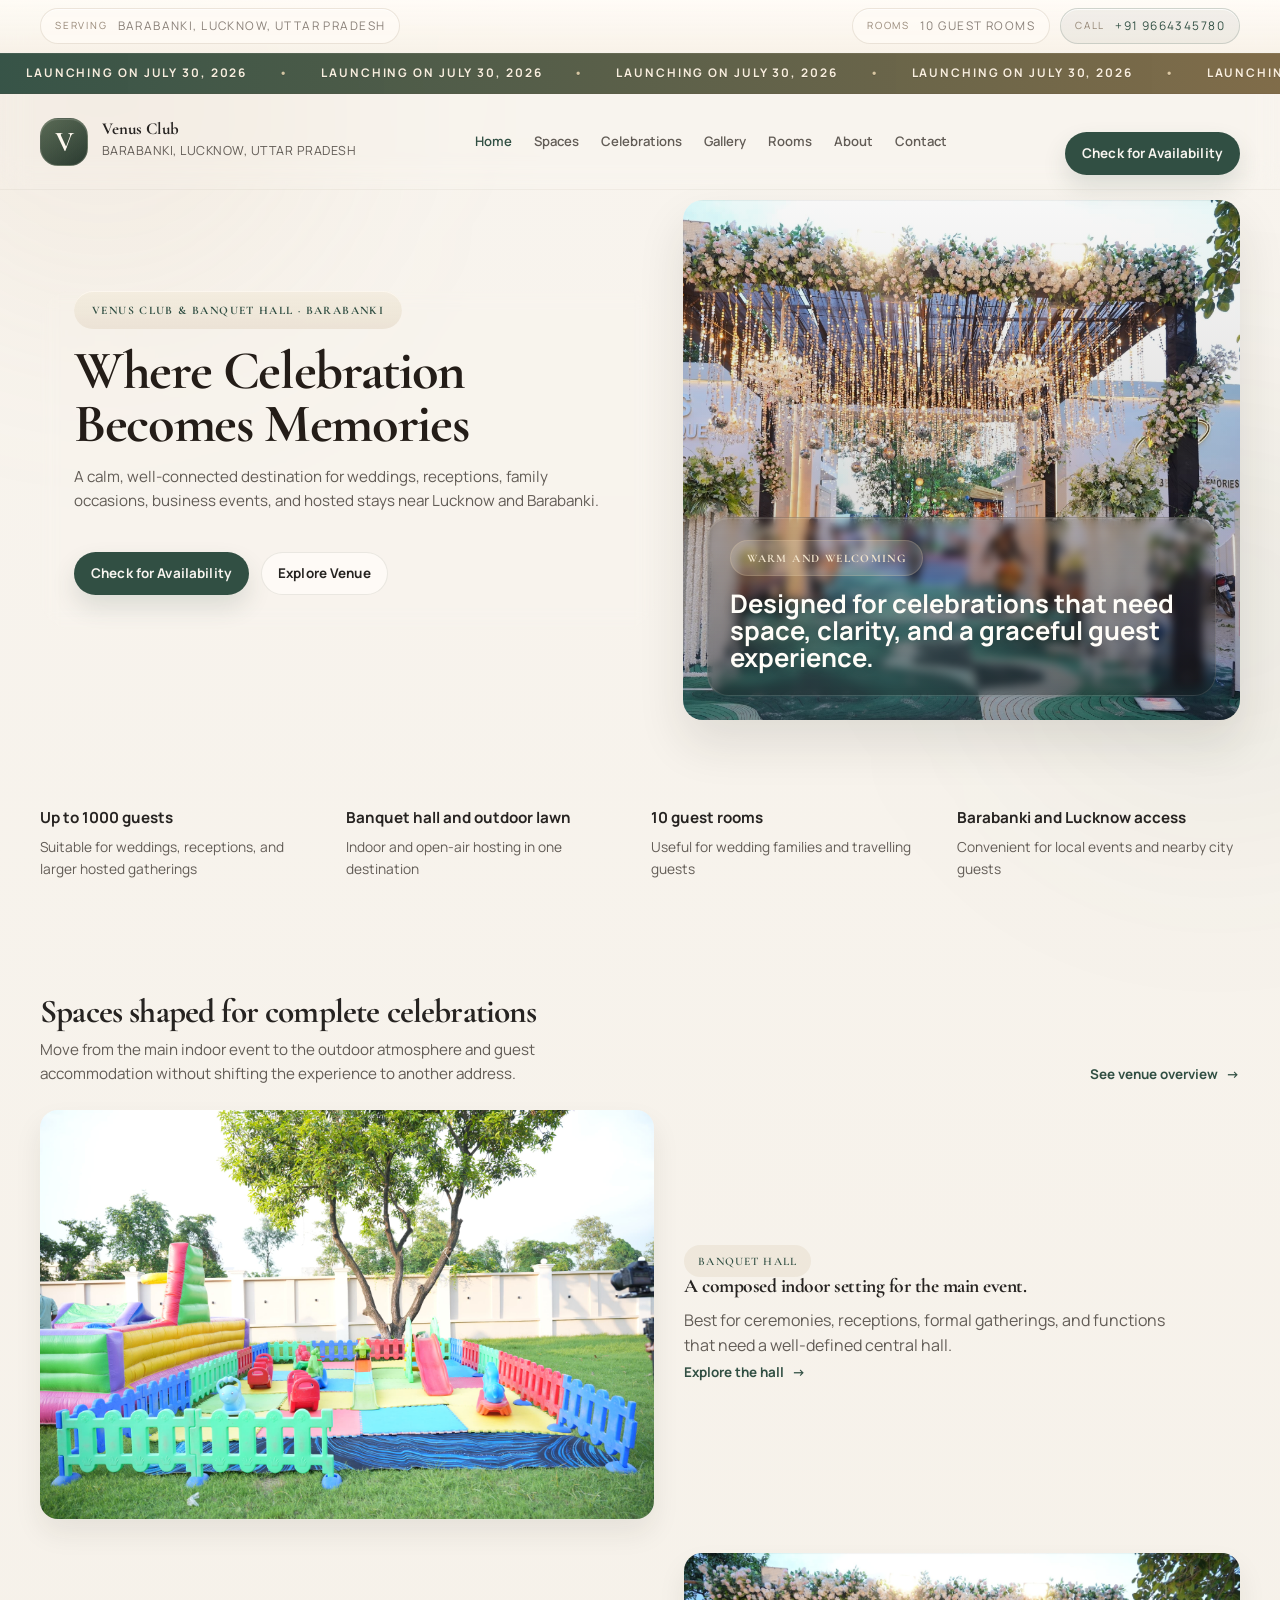
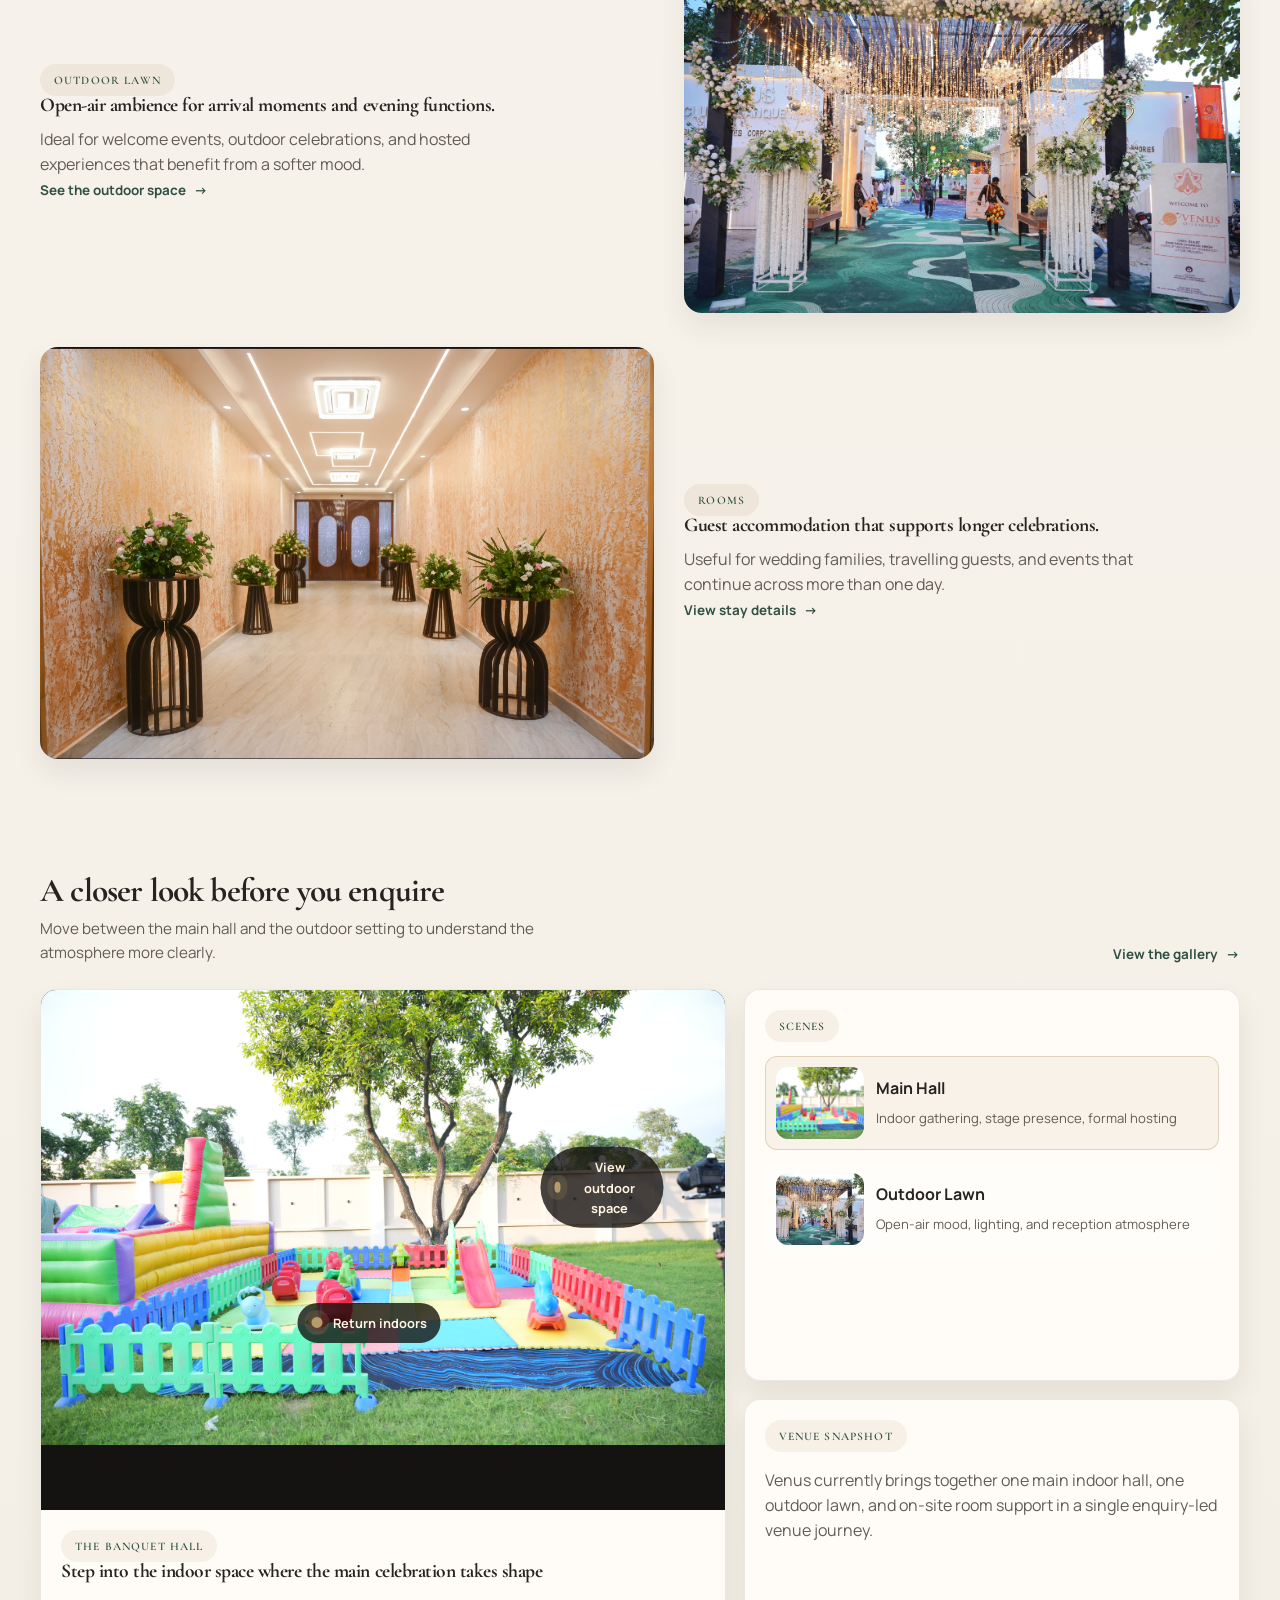
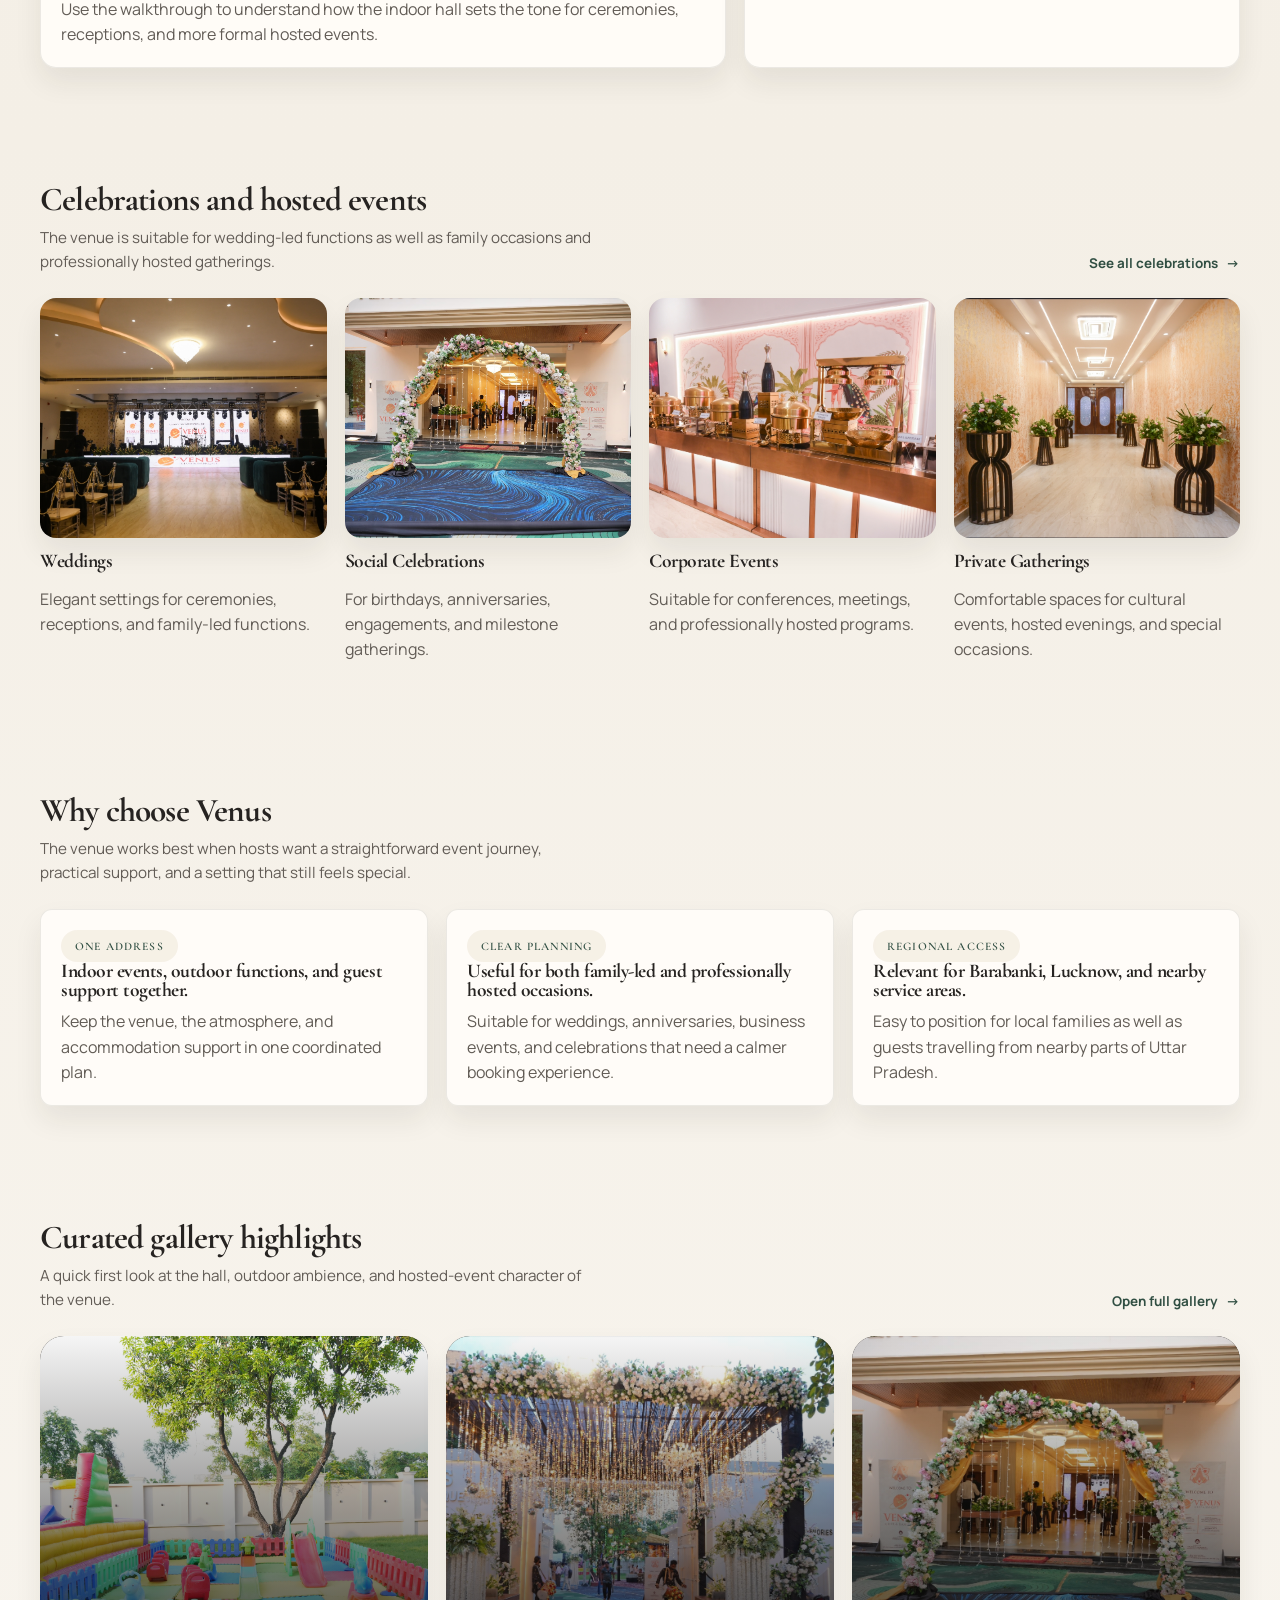
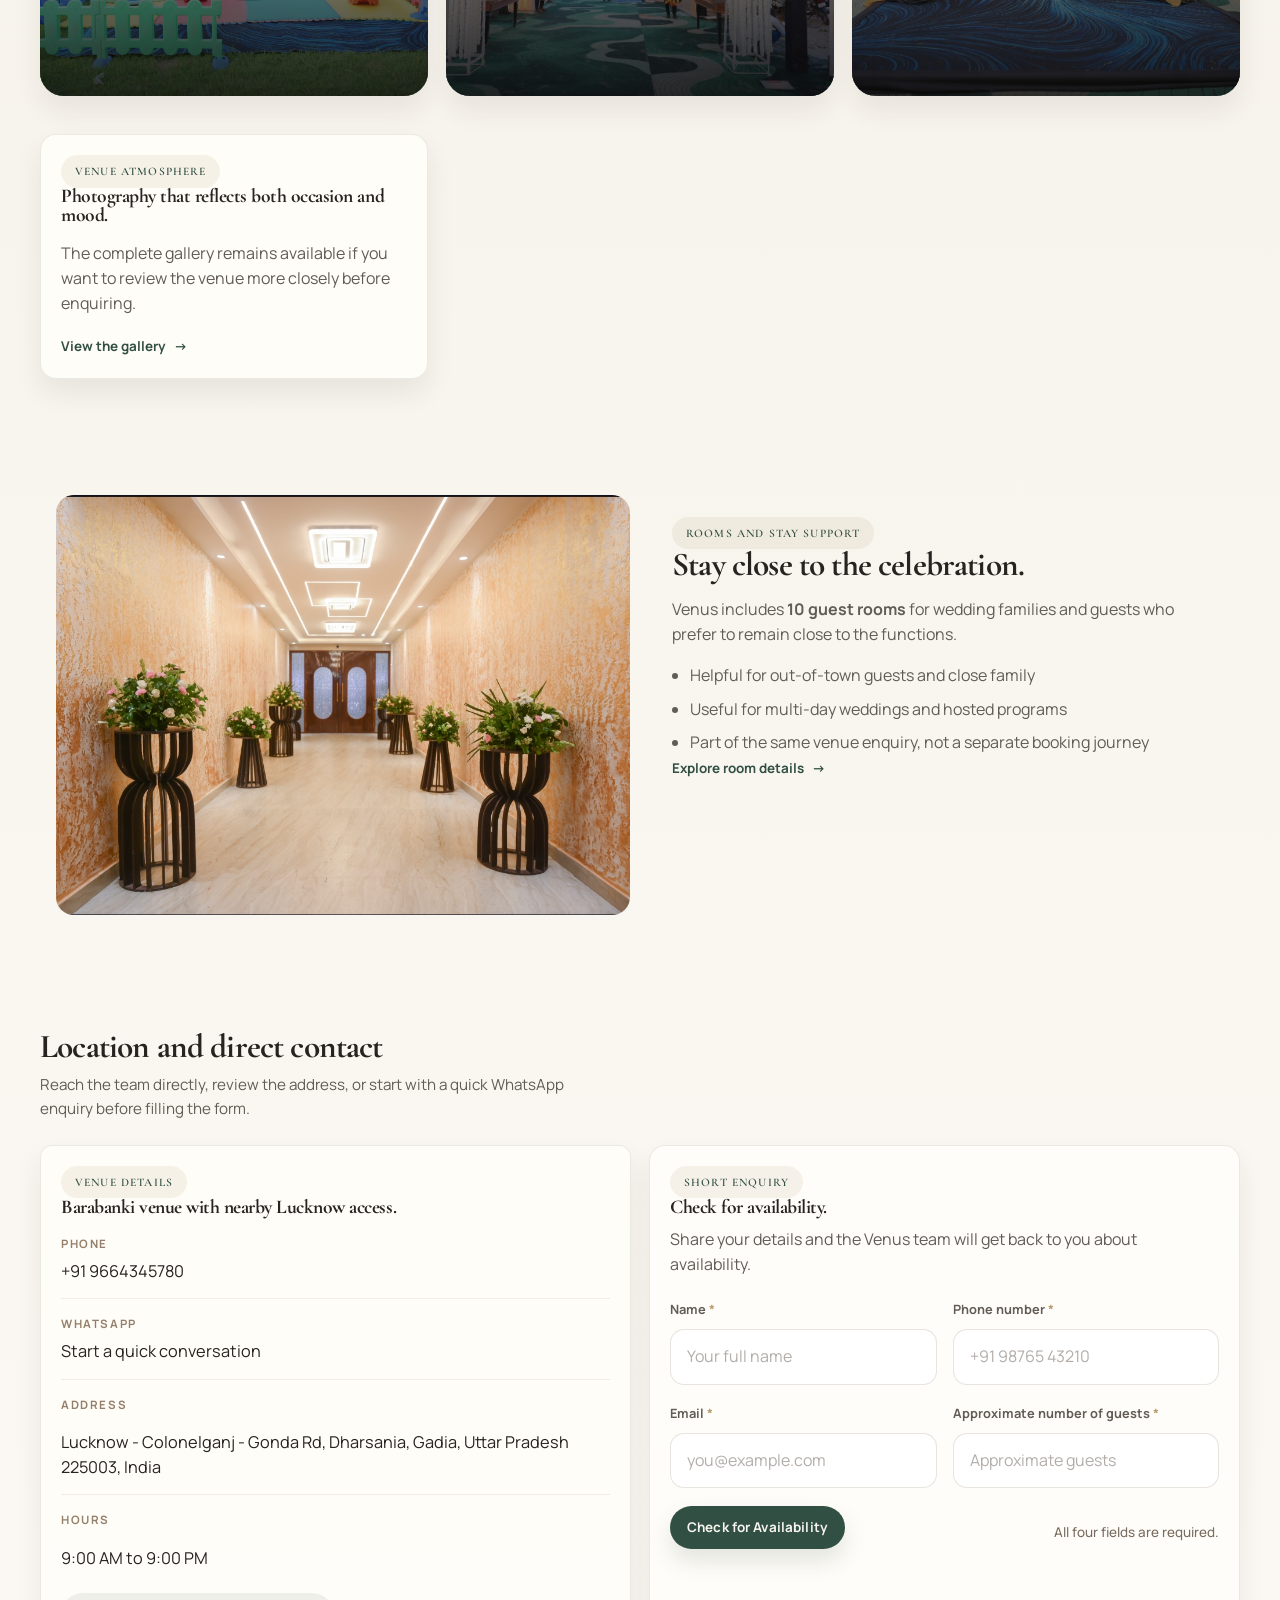
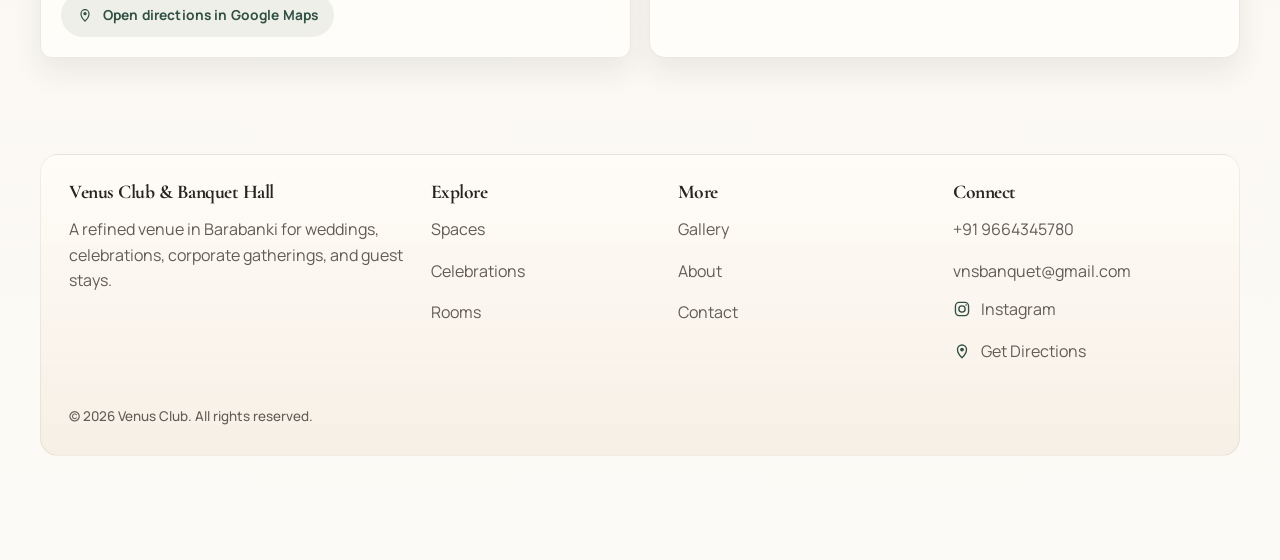
<file: index.html>
<!DOCTYPE html>
<html lang="en">
  <head>
    <meta charset="UTF-8" />
    <meta name="viewport" content="width=device-width, initial-scale=1.0" />
    <title>Wedding Venue, Banquet Hall &amp; Outdoor Lawn in Barabanki near Lucknow | Venus Club</title>
    <meta
      name="description"
      content="Venus Club is a wedding venue, banquet hall, and outdoor lawn in Barabanki near Lucknow with 10 guest rooms, parking, catering, decoration support, power backup, and capacity for up to 1000 guests."
    />
    <meta
      name="keywords"
      content="Venus Club, Venus Banquet, Venus Outdoor Lawn, Club, Outdoor, Event, Business Event, Venue, Marriage Hall, Banquet Hall, Wedding Venue, Outdoor Lawn, Corporate Event Venue, Barabanki, Lucknow"
    />
    <link rel="canonical" href="https://venusbbk.com/" />
    <meta property="og:type" content="website" />
    <meta property="og:title" content="Wedding Venue, Banquet Hall &amp; Outdoor Lawn in Barabanki near Lucknow | Venus Club" />
    <meta
      property="og:description"
      content="An elegant venue in Barabanki near Lucknow for weddings, receptions, outdoor celebrations, business events, and guest stays."
    />
    <meta property="og:url" content="https://venusbbk.com/" />
    <meta property="og:site_name" content="Venus Club &amp; Banquet Hall" />
    <meta property="og:image" content="https://venusbbk.com/venus-hall-grand.jpeg" />
    <meta property="og:image:alt" content="Banquet hall interior at Venus Club in Barabanki" />
    <meta name="twitter:card" content="summary_large_image" />
    <meta name="twitter:title" content="Wedding Venue, Banquet Hall &amp; Outdoor Lawn in Barabanki near Lucknow | Venus Club" />
    <meta
      name="twitter:description"
      content="Explore Venus Club, a banquet hall and outdoor event venue in Barabanki near Lucknow with lawn space, guest rooms, and full event-support planning."
    />
    <meta name="twitter:image" content="https://venusbbk.com/venus-hall-grand.jpeg" />
    <script type="application/ld+json">
      {
        "@context": "https://schema.org",
        "@graph": [
          {
            "@type": "WebSite",
            "@id": "https://venusbbk.com/#website",
            "url": "https://venusbbk.com/",
            "name": "Venus Club & Banquet Hall",
            "description": "Wedding venue and banquet hall in Barabanki near Lucknow.",
            "inLanguage": "en"
          },
          {
            "@type": "EventVenue",
            "@id": "https://venusbbk.com/#venue",
            "name": "Venus Club & Banquet Hall",
            "url": "https://venusbbk.com/",
            "telephone": "+91 9664345780",
            "email": "vnsbanquet@gmail.com",
            "hasMap": "https://www.google.com/maps/place/Venus+Club+and+Banquet/data=!4m2!3m1!1s0x0:0x545008718fb33479?sa=X&ved=1t:2428&ictx=111",
            "sameAs": [
              "https://www.google.com/maps/place/Venus+Club+and+Banquet/data=!4m2!3m1!1s0x0:0x545008718fb33479?sa=X&ved=1t:2428&ictx=111",
              "https://www.instagram.com/venusbbk"
            ],
            "image": [
              "https://venusbbk.com/venus-hall-grand.jpeg",
              "https://venusbbk.com/venus-entrance-floral.jpeg",
              "https://venusbbk.com/venus-entrance-arch.jpeg"
            ],
            "description": "Venue in Barabanki near Lucknow for weddings, receptions, private events, and guest stays with a banquet hall, lawn space, and 10 rooms.",
            "address": {
              "@type": "PostalAddress",
              "streetAddress": "Lucknow - Colonelganj - Gonda Rd, Dharsania, Gadia",
              "addressLocality": "Gadia",
              "addressRegion": "Uttar Pradesh",
              "postalCode": "225003",
              "addressCountry": "IN"
            },
            "areaServed": [
              {
                "@type": "City",
                "name": "Barabanki"
              },
              {
                "@type": "City",
                "name": "Lucknow"
              },
              {
                "@type": "Place",
                "name": "Dharsania"
              },
              {
                "@type": "Place",
                "name": "Gadia"
              },
              {
                "@type": "Place",
                "name": "Banki"
              },
              {
                "@type": "Place",
                "name": "Safedabad"
              },
              {
                "@type": "Place",
                "name": "Chinhat"
              },
              {
                "@type": "Place",
                "name": "Dewa"
              },
              {
                "@type": "Place",
                "name": "Zaidpur"
              },
              {
                "@type": "Place",
                "name": "Nawabganj"
              },
              {
                "@type": "Place",
                "name": "Aseni"
              },
              {
                "@type": "Place",
                "name": "Madhopur"
              }
            ],
            "amenityFeature": [
              {
                "@type": "LocationFeatureSpecification",
                "name": "Banquet hall"
              },
              {
                "@type": "LocationFeatureSpecification",
                "name": "Outdoor lawn or garden event space"
              },
              {
                "@type": "LocationFeatureSpecification",
                "name": "10 guest rooms"
              },
              {
                "@type": "LocationFeatureSpecification",
                "name": "Parking"
              },
              {
                "@type": "LocationFeatureSpecification",
                "name": "Catering"
              },
              {
                "@type": "LocationFeatureSpecification",
                "name": "Decoration support"
              },
              {
                "@type": "LocationFeatureSpecification",
                "name": "Power backup"
              },
              {
                "@type": "LocationFeatureSpecification",
                "name": "Bridal and changing room"
              },
              {
                "@type": "LocationFeatureSpecification",
                "name": "Conference room"
              },
              {
                "@type": "LocationFeatureSpecification",
                "name": "Night stay"
              }
            ],
            "openingDate": "2026-07-29"
          }
        ]
      }
    </script>
    <link rel="preconnect" href="https://fonts.googleapis.com" />
    <link rel="preconnect" href="https://fonts.gstatic.com" crossorigin />
    <link
      href="https://fonts.googleapis.com/css2?family=Cormorant+Garamond:wght@500;600;700&amp;family=Manrope:wght@400;500;600;700;800&amp;display=swap"
      rel="stylesheet"
    />
    <link rel="stylesheet" href="styles.css?v=20260719b" />
  </head>
  <body>
    <div class="shell">
      <header class="topbar">
        <div class="topbar-meta">
          <div class="topbar-meta__inner">
            <div class="meta-cluster">
              <span class="meta-chip">
                <span class="meta-chip__label">Serving</span>
                <span data-site-area></span>
              </span>
            </div>
            <div class="meta-cluster">
              <span class="meta-chip">
                <span class="meta-chip__label">Rooms</span>
                <span data-site-room-count></span>
              </span>
              <a class="meta-chip meta-chip--accent" data-phone-link href="#">
                <span class="meta-chip__label">Call</span>
                <span data-site-phone></span>
              </a>
            </div>
          </div>
        </div>
        <div class="launch-banner" aria-label="Launch announcement">
          <div class="launch-banner__marquee">
            <div class="launch-banner__track"></div>
            <div class="launch-banner__track" aria-hidden="true"></div>
          </div>
        </div>
        <div class="topbar__inner">
          <a class="brand" href="index.html" aria-label="Venus Club home">
            <div class="brand__mark">V</div>
            <div class="brand__text">
              <strong data-site-short></strong>
              <span data-site-area></span>
            </div>
          </a>
          <nav class="nav" aria-label="Primary">
            <a class="is-current" href="index.html">Home</a>
            <a href="venue.html">Spaces</a>
            <a href="celebrations.html">Celebrations</a>
            <a href="gallery.html">Gallery</a>
            <a href="stay.html">Rooms</a>
            <a href="about.html">About</a>
            <a href="contact.html">Contact</a>
          </nav>
          <div class="nav-cta">
            <a class="button" href="contact.html">Check Availability</a>
          </div>
          <button class="menu-button" type="button" data-menu-toggle aria-expanded="false">
            Menu
          </button>
        </div>
        <div class="mobile-nav" hidden data-mobile-nav>
          <a href="index.html">Home</a>
          <a href="venue.html">Spaces</a>
          <a href="celebrations.html">Celebrations</a>
          <a href="gallery.html">Gallery</a>
          <a href="stay.html">Rooms</a>
          <a href="about.html">About</a>
          <a href="contact.html">Contact</a>
          <a href="contact.html">Check Availability</a>
        </div>
      </header>

      <main>
        <section class="hero">
          <div class="hero-card">
            <span class="eyebrow">Venus Club &amp; Banquet Hall · Barabanki</span>
            <h1 data-site-tagline></h1>
            <p>
              A calm, well-connected destination for weddings, receptions, family occasions, business events, and hosted stays near Lucknow and Barabanki.
            </p>
            <div class="cta-row">
              <a class="button" href="contact.html">Check Availability</a>
              <a class="button-ghost" href="venue.html">Explore Venue</a>
            </div>
          </div>
          <div class="hero-visual">
            <div class="hero-overlay">
              <span class="eyebrow">Warm and welcoming</span>
              <strong>
                Designed for celebrations that need space, clarity, and a graceful guest experience.
              </strong>
            </div>
          </div>
        </section>

        <section class="section">
          <div class="fact-strip fact-strip--hero" data-venue-facts></div>
        </section>

        <section class="section">
          <div class="section-heading">
            <div>
              <h2>Spaces shaped for complete celebrations</h2>
              <p>
                Move from the main indoor event to the outdoor atmosphere and guest accommodation without shifting the experience to another address.
              </p>
            </div>
            <a class="text-link" href="venue.html">See venue overview</a>
          </div>
          <div class="space-flow">
            <article class="space-feature">
              <div class="space-feature__media">
                <img src="venus-hall-grand.jpeg" alt="Indoor banquet hall at Venus Club in Barabanki" loading="lazy" />
              </div>
              <div class="space-feature__copy">
                <span class="eyebrow">Banquet Hall</span>
                <h3>A composed indoor setting for the main event.</h3>
                <p>Best for ceremonies, receptions, formal gatherings, and functions that need a well-defined central hall.</p>
                <a class="text-link" href="venue.html">Explore the hall</a>
              </div>
            </article>
            <article class="space-feature space-feature--reverse">
              <div class="space-feature__media">
                <img src="venus-entrance-floral.jpeg" alt="Decorated outdoor entrance and arrival setting at Venus Club" loading="lazy" />
              </div>
              <div class="space-feature__copy">
                <span class="eyebrow">Outdoor Lawn</span>
                <h3>Open-air ambience for arrival moments and evening functions.</h3>
                <p>Ideal for welcome events, outdoor celebrations, and hosted experiences that benefit from a softer mood.</p>
                <a class="text-link" href="venue.html">See the outdoor space</a>
              </div>
            </article>
            <article class="space-feature">
              <div class="space-feature__media">
                <img src="venus-corridor.jpeg" alt="Interior guest-access corridor at Venus Club for multi-day functions" loading="lazy" />
              </div>
              <div class="space-feature__copy">
                <span class="eyebrow">Rooms</span>
                <h3>Guest accommodation that supports longer celebrations.</h3>
                <p>Useful for wedding families, travelling guests, and events that continue across more than one day.</p>
                <a class="text-link" href="stay.html">View stay details</a>
              </div>
            </article>
          </div>
        </section>

        <section class="section">
          <div class="section-heading">
            <div>
              <h2>A closer look before you enquire</h2>
              <p>
                Move between the main hall and the outdoor setting to understand the atmosphere more clearly.
              </p>
            </div>
            <a class="text-link" href="gallery.html">View the gallery</a>
          </div>
          <div class="walkthrough" data-tour>
            <div class="walkthrough__stage">
              <div class="walkthrough__media">
                <img data-tour-image src="venus-hall-grand.jpeg" alt="Main banquet hall at Venus Club" />
                <button
                  class="tour-hotspot"
                  type="button"
                  data-scene-show="hall"
                  data-scene-target="garden"
                  style="--x: 82%; --y: 38%;"
                >
                  <span></span>
                  View outdoor space
                </button>
                <button
                  class="tour-hotspot"
                  type="button"
                  data-scene-show="garden"
                  data-scene-target="hall"
                  style="--x: 48%; --y: 64%;"
                >
                  <span></span>
                  Return indoors
                </button>
              </div>
              <div class="walkthrough__caption">
                <div>
                  <span class="eyebrow" data-tour-kicker>The Banquet Hall</span>
                  <h3 data-tour-title></h3>
                </div>
                <p data-tour-text></p>
              </div>
            </div>
            <aside class="walkthrough__sidebar">
              <div class="walkthrough__panel">
                <span class="eyebrow">Scenes</span>
                <div class="tour-scenes">
                  <button class="tour-scene is-active" type="button" data-tour-scene="hall">
                    <img src="venus-hall-grand.jpeg" alt="Thumbnail preview of the banquet hall" />
                    <div>
                      <strong>Main Hall</strong>
                      <span>Indoor gathering, stage presence, formal hosting</span>
                    </div>
                  </button>
                  <button class="tour-scene" type="button" data-tour-scene="garden">
                    <img src="venus-entrance-floral.jpeg" alt="Thumbnail preview of the outdoor arrival experience" />
                    <div>
                      <strong>Outdoor Lawn</strong>
                      <span>Open-air mood, lighting, and reception atmosphere</span>
                    </div>
                  </button>
                </div>
              </div>
              <div class="walkthrough__panel">
                <span class="eyebrow">Venue snapshot</span>
                <p>
                  Venus currently brings together one main indoor hall, one outdoor lawn, and on-site room support in a single enquiry-led venue journey.
                </p>
              </div>
            </aside>
          </div>
        </section>

        <section class="section">
          <div class="section-heading">
            <div>
              <h2>Celebrations and hosted events</h2>
              <p>
                The venue is suitable for wedding-led functions as well as family occasions and professionally hosted gatherings.
              </p>
            </div>
            <a class="text-link" href="celebrations.html">See all celebrations</a>
          </div>
          <div class="occasion-visuals">
            <article class="occasion-visual">
              <img src="venus-hall-stage.jpeg" alt="Wedding and reception ambience at Venus Club" loading="lazy" />
              <div>
                <h3>Weddings</h3>
                <p>Elegant settings for ceremonies, receptions, and family-led functions.</p>
              </div>
            </article>
            <article class="occasion-visual">
              <img src="venus-entrance-arch.jpeg" alt="Social celebration arrival atmosphere at Venus Club" loading="lazy" />
              <div>
                <h3>Social Celebrations</h3>
                <p>For birthdays, anniversaries, engagements, and milestone gatherings.</p>
              </div>
            </article>
            <article class="occasion-visual">
              <img src="venus-catering.jpeg" alt="Hosted event catering and hospitality setup at Venus Club" loading="lazy" />
              <div>
                <h3>Corporate Events</h3>
                <p>Suitable for conferences, meetings, and professionally hosted programs.</p>
              </div>
            </article>
            <article class="occasion-visual">
              <img src="venus-corridor.jpeg" alt="Private gathering ambience at Venus Club" loading="lazy" />
              <div>
                <h3>Private Gatherings</h3>
                <p>Comfortable spaces for cultural events, hosted evenings, and special occasions.</p>
              </div>
            </article>
          </div>
        </section>

        <section class="section">
          <div class="section-heading">
            <div>
              <h2>Why choose Venus</h2>
              <p>
                The venue works best when hosts want a straightforward event journey, practical support, and a setting that still feels special.
              </p>
            </div>
          </div>
          <div class="value-grid">
            <article class="glass-card">
              <span class="eyebrow">One address</span>
              <h3>Indoor events, outdoor functions, and guest support together.</h3>
              <p>Keep the venue, the atmosphere, and accommodation support in one coordinated plan.</p>
            </article>
            <article class="glass-card">
              <span class="eyebrow">Clear planning</span>
              <h3>Useful for both family-led and professionally hosted occasions.</h3>
              <p>Suitable for weddings, anniversaries, business events, and celebrations that need a calmer booking experience.</p>
            </article>
            <article class="glass-card">
              <span class="eyebrow">Regional access</span>
              <h3>Relevant for Barabanki, Lucknow, and nearby service areas.</h3>
              <p>Easy to position for local families as well as guests travelling from nearby parts of Uttar Pradesh.</p>
            </article>
          </div>
        </section>

        <section class="section">
          <div class="section-heading">
            <div>
              <h2>Curated gallery highlights</h2>
              <p>
                A quick first look at the hall, outdoor ambience, and hosted-event character of the venue.
              </p>
            </div>
            <a class="text-link" href="gallery.html">Open full gallery</a>
          </div>
          <div class="gallery-grid gallery-grid--featured">
            <article class="gallery-card">
              <img src="venus-hall-grand.jpeg" alt="Banquet hall interior at Venus Club" loading="lazy" />
            </article>
            <article class="gallery-card">
              <img src="venus-entrance-floral.jpeg" alt="Outdoor arrival atmosphere at Venus Club" loading="lazy" />
            </article>
            <article class="gallery-card">
              <img src="venus-entrance-arch.jpeg" alt="Venue ambience and welcome atmosphere at Venus Club" loading="lazy" />
            </article>
            <article class="gallery-note gallery-note--feature">
              <span class="eyebrow">Venue atmosphere</span>
              <h3>Photography that reflects both occasion and mood.</h3>
              <p>The complete gallery remains available if you want to review the venue more closely before enquiring.</p>
              <a class="text-link" href="gallery.html">View the gallery</a>
            </article>
          </div>
        </section>

        <section class="section">
          <div class="split-feature">
            <div class="split-feature__visual">
              <img src="venus-corridor.jpeg" alt="Guest stay support and venue access at Venus Club" loading="lazy" />
            </div>
            <div class="split-feature__copy">
              <span class="eyebrow">Rooms and stay support</span>
              <h2>Stay close to the celebration.</h2>
              <p>
                Venus includes <strong data-site-room-count></strong> for wedding families and guests who prefer to remain close to the functions.
              </p>
              <ul class="space-meta">
                <li>Helpful for out-of-town guests and close family</li>
                <li>Useful for multi-day weddings and hosted programs</li>
                <li>Part of the same venue enquiry, not a separate booking journey</li>
              </ul>
              <a class="text-link" href="stay.html">Explore room details</a>
            </div>
          </div>
        </section>

        <section class="section">
          <div class="section-heading">
            <div>
              <h2>Location and direct contact</h2>
              <p>
                Reach the team directly, review the address, or start with a quick WhatsApp enquiry before filling the form.
              </p>
            </div>
          </div>
          <div class="contact-grid">
            <article class="contact-card">
              <span class="eyebrow">Venue details</span>
              <h3>Barabanki venue with nearby Lucknow access.</h3>
              <div class="contact-detail-list">
                <div class="contact-detail">
                  <span class="contact-detail__label">Phone</span>
                  <a class="contact-detail__value" data-phone-link href="#"><span data-site-phone></span></a>
                </div>
                <div class="contact-detail">
                  <span class="contact-detail__label">WhatsApp</span>
                  <a class="contact-detail__value" data-whatsapp-link href="#">Start a quick conversation</a>
                </div>
                <div class="contact-detail">
                  <span class="contact-detail__label">Address</span>
                  <p class="contact-detail__value"><span data-site-address-line1></span>, <span data-site-address-line2></span></p>
                </div>
                <div class="contact-detail">
                  <span class="contact-detail__label">Hours</span>
                  <p class="contact-detail__value" data-site-business-hours></p>
                </div>
              </div>
              <a class="contact-direction-link" data-map-link href="#" target="_blank" rel="noreferrer">
                <span class="link-icon" aria-hidden="true"><svg viewBox="0 0 24 24" focusable="false"><path d="M12 21s6-5.58 6-11a6 6 0 1 0-12 0c0 5.42 6 11 6 11Z"></path><circle cx="12" cy="10" r="2.5" class="link-icon__fill"></circle></svg></span>
                <span>Open directions in Google Maps</span>
              </a>
            </article>
            <article class="form-shell">
              <span class="eyebrow">Short enquiry</span>
              <h3>Check availability in a few details.</h3>
              <p class="form-kicker">Share the essentials and the team can respond with the next best step.</p>
              <form class="inquiry-form inquiry-form--compact" data-inquiry-form data-form-context="homepage">
                <div class="form-grid form-grid--compact">
                  <label class="field">
                    <span>Name <em>*</em></span>
                    <input type="text" name="name" required autocomplete="name" placeholder="Your full name" />
                  </label>
                  <label class="field">
                    <span>Phone number <em>*</em></span>
                    <input type="tel" name="phone" required autocomplete="tel" placeholder="+91" />
                  </label>
                  <label class="field">
                    <span>Event type</span>
                    <select name="eventType" data-event-type-select>
                      <option value="">Select event type</option>
                    </select>
                  </label>
                  <label class="field">
                    <span>Preferred date</span>
                    <input type="date" name="preferredDate" />
                  </label>
                  <label class="field">
                    <span>Expected guests</span>
                    <input type="number" name="expectedGuests" min="1" step="1" placeholder="Approximate guests" />
                  </label>
                  <label class="field field--full">
                    <span>Optional message</span>
                    <textarea
                      name="description"
                      rows="4"
                      placeholder="Share your event type, timing, or anything useful for planning."
                    ></textarea>
                  </label>
                </div>
                <label class="field field--hidden" aria-hidden="true">
                  <span>Website</span>
                  <input type="text" name="website" tabindex="-1" autocomplete="off" />
                </label>
                <div class="form-actions">
                  <button class="button" type="submit">Send Enquiry</button>
                  <a class="text-link" href="contact.html#schedule-visit">Open full contact page</a>
                </div>
                <p class="form-status" data-form-status aria-live="polite"></p>
              </form>
            </article>
          </div>
        </section>
      </main>

      <footer class="footer">
        <div class="footer__inner">
          <div class="footer__grid">
            <div>
              <h3 data-site-business></h3>
              <p data-site-hero></p>
            </div>
            <div>
              <h3>Explore</h3>
              <p><a href="venue.html">Spaces</a></p>
              <p><a href="celebrations.html">Celebrations</a></p>
              <p><a href="stay.html">Rooms</a></p>
            </div>
            <div>
              <h3>More</h3>
              <p><a href="gallery.html">Gallery</a></p>
              <p><a href="about.html">About</a></p>
              <p><a href="contact.html">Contact</a></p>
            </div>
            <div>
              <h3>Connect</h3>
              <p><a data-phone-link href="#"><span data-site-phone></span></a></p>
              <p><a data-email-link href="#"><span data-site-email></span></a></p>
              <p><a class="link-with-icon" data-instagram-link href="#" target="_blank" rel="noreferrer"><span class="link-icon" aria-hidden="true"><svg viewBox="0 0 24 24" focusable="false"><rect x="3.25" y="3.25" width="17.5" height="17.5" rx="5"></rect><circle cx="12" cy="12" r="4.2"></circle><circle cx="17.4" cy="6.6" r="1.1" class="link-icon__fill"></circle></svg></span><span>Instagram</span></a></p>
              <p><a class="link-with-icon" data-map-link href="#" target="_blank" rel="noreferrer"><span class="link-icon" aria-hidden="true"><svg viewBox="0 0 24 24" focusable="false"><path d="M12 21s6-5.58 6-11a6 6 0 1 0-12 0c0 5.42 6 11 6 11Z"></path><circle cx="12" cy="10" r="2.5" class="link-icon__fill"></circle></svg></span><span>Get Directions</span></a></p>
            </div>
          </div>
          <p class="note" style="margin-top: 22px;">
            © <span id="year"></span> <span data-site-short></span>. All rights reserved.
          </p>
        </div>
      </footer>
    </div>

    <div class="sticky-actions-wrap">
      <div class="sticky-actions">
        <a data-phone-link href="#">Call</a>
        <a data-whatsapp-link href="#">WhatsApp</a>
        <a href="contact.html">Enquire</a>
      </div>
    </div>

    <script src="site-data.js?v=20260719b"></script>
    <script src="app.js?v=20260719b"></script>
  </body>
</html>
</file>
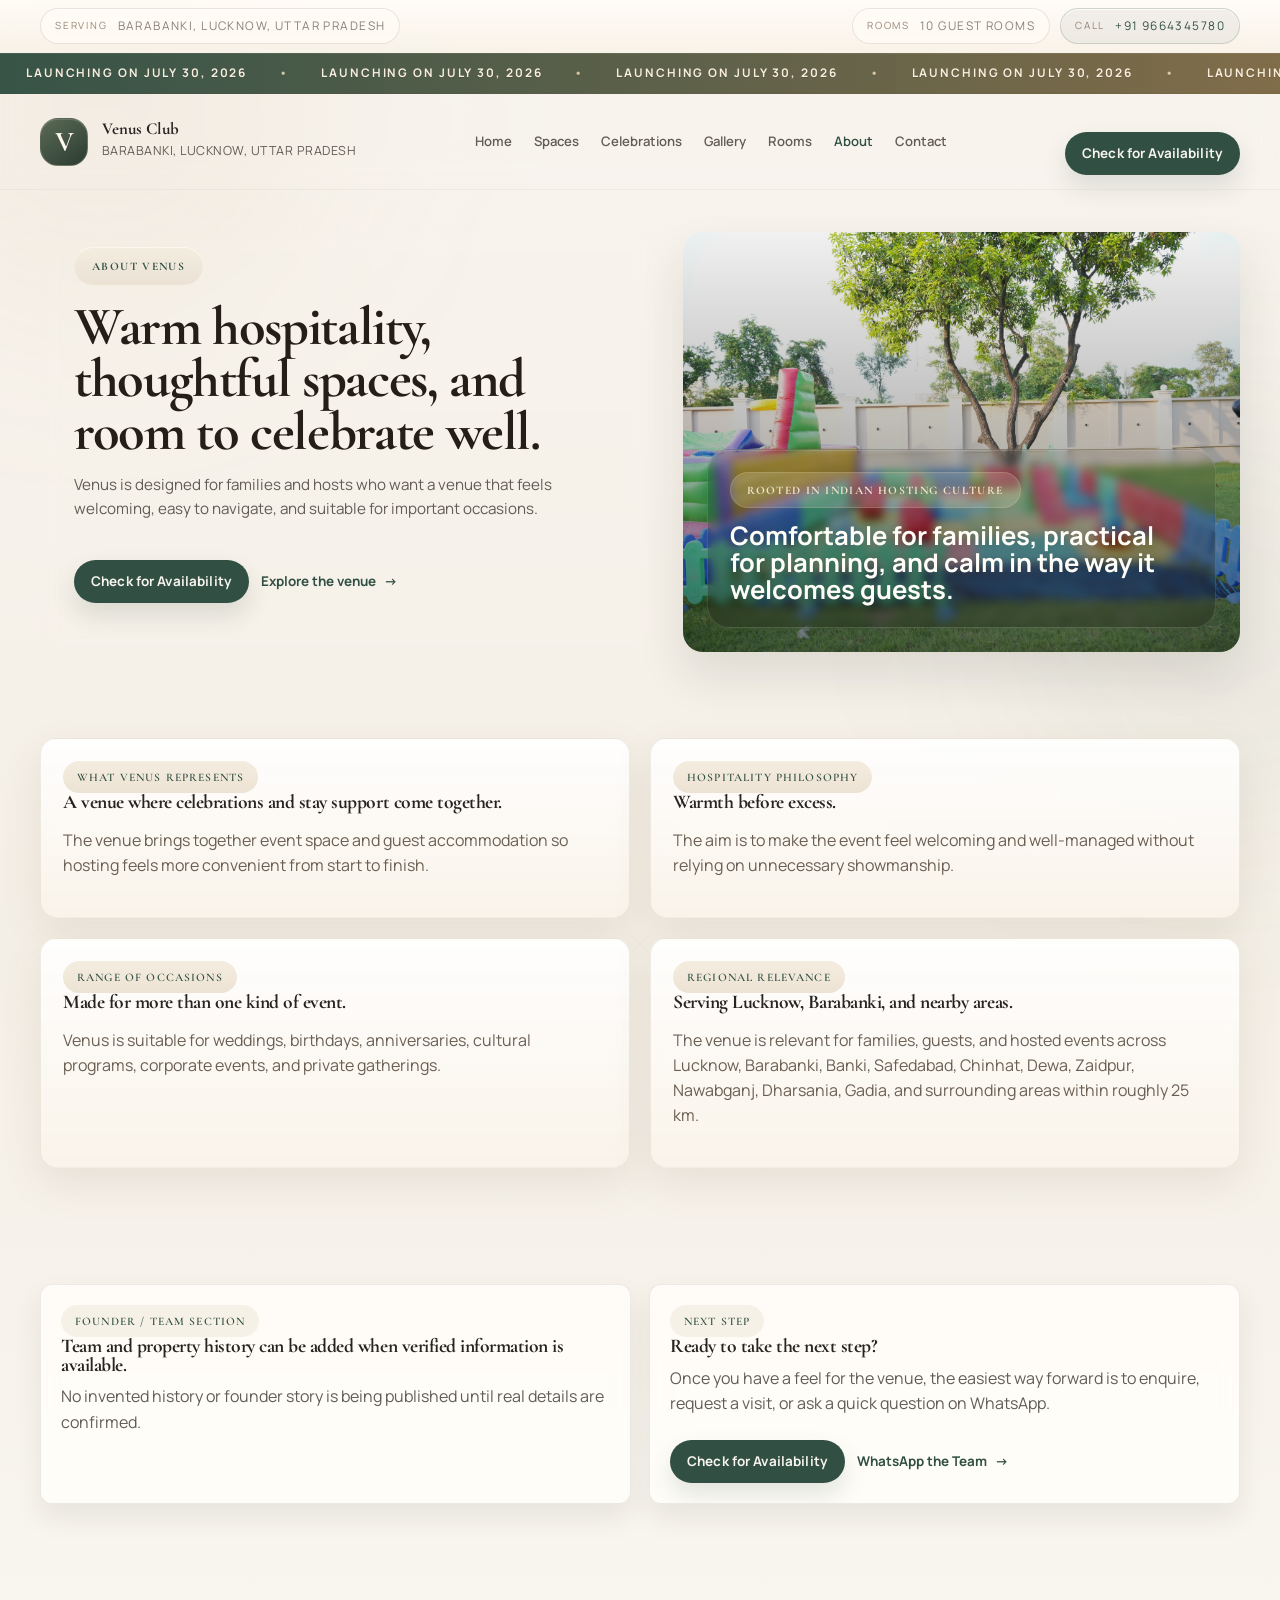
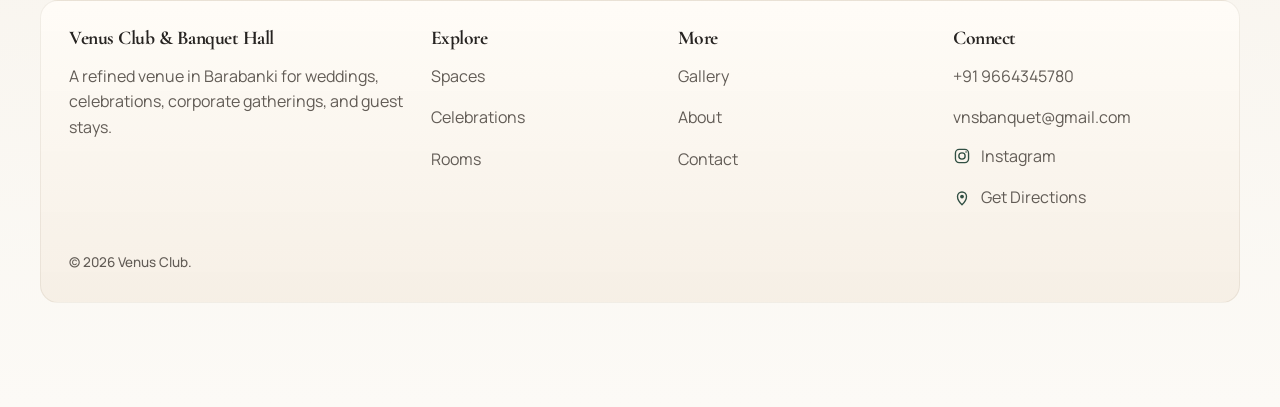
<file: about.html>
<!DOCTYPE html>
<html lang="en">
  <head>
    <meta charset="UTF-8" />
    <meta name="viewport" content="width=device-width, initial-scale=1.0" />
    <title>About Venus Club | Banquet Hall, Outdoor Lawn &amp; Hospitality Venue in Barabanki</title>
    <meta
      name="description"
      content="Learn about the hospitality philosophy, venue approach, and celebration experience behind Venus Club in Barabanki near Lucknow for weddings, outdoor events, stays, and business gatherings."
    />
    <meta
      name="keywords"
      content="Venus Club, Venus Banquet, Venus Outdoor Lawn, Club, Outdoor, Event, Business Event, Venue, Hospitality Venue, Banquet Hall, Marriage Hall, Barabanki, Lucknow"
    />
    <link rel="canonical" href="https://venusbbk.com/about.html" />
    <meta property="og:type" content="article" />
    <meta property="og:title" content="About Venus Club | Banquet Hall, Outdoor Lawn &amp; Hospitality Venue in Barabanki" />
    <meta
      property="og:description"
      content="Discover the hospitality approach and venue philosophy behind Venus Club &amp; Banquet Hall in Barabanki near Lucknow."
    />
    <meta property="og:url" content="https://venusbbk.com/about.html" />
    <meta property="og:site_name" content="Venus Club &amp; Banquet Hall" />
    <meta property="og:image" content="https://venusbbk.com/venus-entrance-arch.jpeg" />
    <meta property="og:image:alt" content="About Venus Club venue ambience in Barabanki" />
    <meta name="twitter:card" content="summary_large_image" />
    <meta name="twitter:title" content="About Venus Club | Banquet Hall, Outdoor Lawn &amp; Hospitality Venue in Barabanki" />
    <meta
      name="twitter:description"
      content="Read about the hospitality philosophy and celebration experience behind Venus Club."
    />
    <meta name="twitter:image" content="https://venusbbk.com/venus-entrance-arch.jpeg" />
    <script type="application/ld+json">
      {
        "@context": "https://schema.org",
        "@type": "AboutPage",
        "name": "About Venus Club | Banquet Hall, Outdoor Lawn & Hospitality Venue in Barabanki",
        "url": "https://venusbbk.com/about.html",
        "description": "About page for Venus Club & Banquet Hall in Barabanki near Lucknow.",
        "isPartOf": {
          "@type": "WebSite",
          "url": "https://venusbbk.com/"
        },
        "breadcrumb": {
          "@type": "BreadcrumbList",
          "itemListElement": [
            {
              "@type": "ListItem",
              "position": 1,
              "name": "Home",
              "item": "https://venusbbk.com/"
            },
            {
              "@type": "ListItem",
              "position": 2,
              "name": "About",
              "item": "https://venusbbk.com/about.html"
            }
          ]
        }
      }
    </script>
    <link rel="preconnect" href="https://fonts.googleapis.com" />
    <link rel="preconnect" href="https://fonts.gstatic.com" crossorigin />
    <link
      href="https://fonts.googleapis.com/css2?family=Cormorant+Garamond:wght@500;600;700&amp;family=Manrope:wght@400;500;600;700;800&amp;display=swap"
      rel="stylesheet"
    />
    <link rel="stylesheet" href="styles.css?v=20260719b" />
  </head>
  <body>
    <div class="shell">
      <header class="topbar">
        <div class="topbar-meta">
          <div class="topbar-meta__inner">
            <div class="meta-cluster">
              <span class="meta-chip">
                <span class="meta-chip__label">Serving</span>
                <span data-site-area></span>
              </span>
            </div>
            <div class="meta-cluster">
              <span class="meta-chip">
                <span class="meta-chip__label">Rooms</span>
                <span data-site-room-count></span>
              </span>
              <a class="meta-chip meta-chip--accent" data-phone-link href="#">
                <span class="meta-chip__label">Call</span>
                <span data-site-phone></span>
              </a>
            </div>
          </div>
        </div>
        <div class="launch-banner" aria-label="Launch announcement">
          <div class="launch-banner__marquee">
            <div class="launch-banner__track"></div>
            <div class="launch-banner__track" aria-hidden="true"></div>
          </div>
        </div>
        <div class="topbar__inner">
          <a class="brand" href="index.html">
            <div class="brand__mark">V</div>
            <div class="brand__text">
              <strong data-site-short></strong>
              <span data-site-area></span>
            </div>
          </a>
          <nav class="nav" aria-label="Primary">
            <a href="index.html">Home</a>
            <a href="venue.html">Spaces</a>
            <a href="celebrations.html">Celebrations</a>
            <a href="gallery.html">Gallery</a>
            <a href="stay.html">Rooms</a>
            <a class="is-current" href="about.html">About</a>
            <a href="contact.html">Contact</a>
          </nav>
          <div class="nav-cta">
            <a class="button" href="contact.html">Check Availability</a>
          </div>
          <button class="menu-button" type="button" data-menu-toggle aria-expanded="false">Menu</button>
        </div>
        <div class="mobile-nav" hidden data-mobile-nav>
          <a href="index.html">Home</a>
          <a href="venue.html">Spaces</a>
          <a href="celebrations.html">Celebrations</a>
          <a href="gallery.html">Gallery</a>
          <a href="stay.html">Rooms</a>
          <a href="about.html">About</a>
          <a href="contact.html">Contact</a>
          <a href="contact.html">Check Availability</a>
        </div>
      </header>

      <main>
        <section class="page-hero">
          <div class="page-hero__copy hero-card">
            <span class="eyebrow">About Venus</span>
            <h1>Warm hospitality, thoughtful spaces, and room to celebrate well.</h1>
            <p>
              Venus is designed for families and hosts who want a venue that feels welcoming,
              easy to navigate, and suitable for important occasions.
            </p>
            <div class="cta-row">
              <a class="button" href="contact.html">Check Availability</a>
              <a class="text-link" href="venue.html">Explore the venue</a>
            </div>
          </div>
          <div class="page-hero__visual hero-visual--about">
            <div class="hero-overlay">
              <span class="eyebrow">Rooted in Indian hosting culture</span>
              <strong>Comfortable for families, practical for planning, and calm in the way it welcomes guests.</strong>
            </div>
          </div>
        </section>

        <section class="section">
          <div class="story-grid">
            <article class="story-card">
              <span class="eyebrow">What Venus represents</span>
              <h3>A venue where celebrations and stay support come together.</h3>
              <p>
                The venue brings together event space and guest accommodation so hosting feels more convenient from start to finish.
              </p>
            </article>
            <article class="story-card">
              <span class="eyebrow">Hospitality philosophy</span>
              <h3>Warmth before excess.</h3>
              <p>
                The aim is to make the event feel welcoming and well-managed without relying on unnecessary showmanship.
              </p>
            </article>
            <article class="story-card">
              <span class="eyebrow">Range of occasions</span>
              <h3>Made for more than one kind of event.</h3>
              <p>
                Venus is suitable for weddings, birthdays, anniversaries, cultural programs, corporate events, and private gatherings.
              </p>
            </article>
            <article class="story-card">
              <span class="eyebrow">Regional relevance</span>
              <h3>Serving Lucknow, Barabanki, and nearby areas.</h3>
              <p>
                The venue is relevant for families, guests, and hosted events across Lucknow, Barabanki, Banki, Safedabad, Chinhat, Dewa, Zaidpur, Nawabganj, Dharsania, Gadia, and surrounding areas within roughly 25 km.
              </p>
            </article>
          </div>
        </section>

        <section class="section">
          <div class="contact-grid">
            <article class="contact-card">
              <span class="eyebrow">Founder / team section</span>
              <h3>Team and property history can be added when verified information is available.</h3>
              <p>
                No invented history or founder story is being published until real details are confirmed.
              </p>
            </article>
            <article class="contact-card">
              <span class="eyebrow">Next step</span>
              <h3>Ready to take the next step?</h3>
              <p>
                Once you have a feel for the venue, the easiest way forward is to enquire, request a visit, or ask a quick question on WhatsApp.
              </p>
              <div class="button-row">
                <a class="button" href="contact.html">Check Availability</a>
                <a class="text-link" data-whatsapp-link href="#">WhatsApp the Team</a>
              </div>
            </article>
          </div>
        </section>
      </main>

      <footer class="footer">
        <div class="footer__inner">
          <div class="footer__grid">
            <div>
              <h3 data-site-business></h3>
              <p data-site-hero></p>
            </div>
            <div>
              <h3>Explore</h3>
              <p><a href="venue.html">Spaces</a></p>
              <p><a href="celebrations.html">Celebrations</a></p>
              <p><a href="stay.html">Rooms</a></p>
            </div>
            <div>
              <h3>More</h3>
              <p><a href="gallery.html">Gallery</a></p>
              <p><a href="about.html">About</a></p>
              <p><a href="contact.html">Contact</a></p>
            </div>
            <div>
              <h3>Connect</h3>
              <p><a data-phone-link href="#"><span data-site-phone></span></a></p>
              <p><a data-email-link href="#"><span data-site-email></span></a></p>
              <p><a class="link-with-icon" data-instagram-link href="#" target="_blank" rel="noreferrer"><span class="link-icon" aria-hidden="true"><svg viewBox="0 0 24 24" focusable="false"><rect x="3.25" y="3.25" width="17.5" height="17.5" rx="5"></rect><circle cx="12" cy="12" r="4.2"></circle><circle cx="17.4" cy="6.6" r="1.1" class="link-icon__fill"></circle></svg></span><span>Instagram</span></a></p>
              <p><a class="link-with-icon" data-map-link href="#" target="_blank" rel="noreferrer"><span class="link-icon" aria-hidden="true"><svg viewBox="0 0 24 24" focusable="false"><path d="M12 21s6-5.58 6-11a6 6 0 1 0-12 0c0 5.42 6 11 6 11Z"></path><circle cx="12" cy="10" r="2.5" class="link-icon__fill"></circle></svg></span><span>Get Directions</span></a></p>
            </div>
          </div>
          <p class="note" style="margin-top: 22px;">© <span id="year"></span> <span data-site-short></span>.</p>
        </div>
      </footer>
    </div>

    <div class="sticky-actions-wrap">
      <div class="sticky-actions">
        <a data-phone-link href="#">Call</a>
        <a data-whatsapp-link href="#">WhatsApp</a>
        <a href="contact.html">Enquire</a>
      </div>
    </div>

    <script src="site-data.js?v=20260719b"></script>
    <script src="app.js?v=20260719b"></script>
  </body>
</html>
</file>
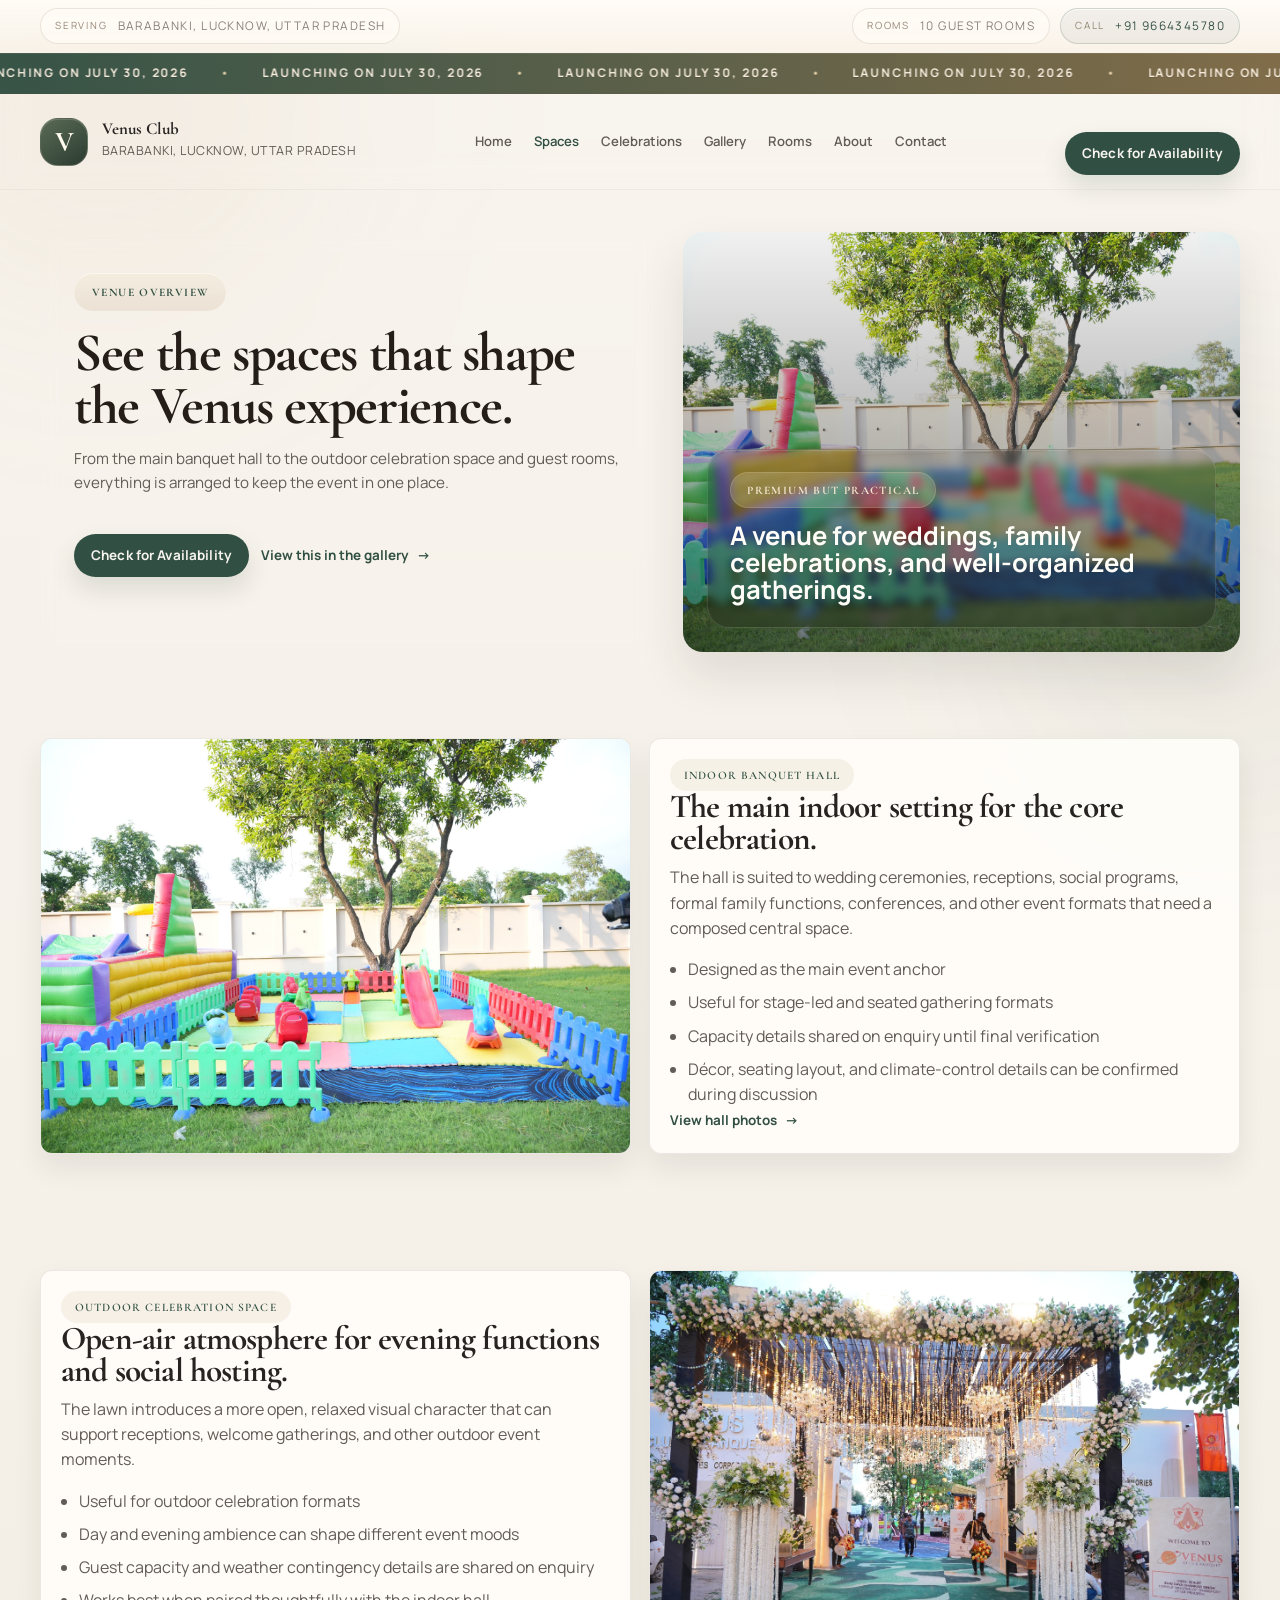
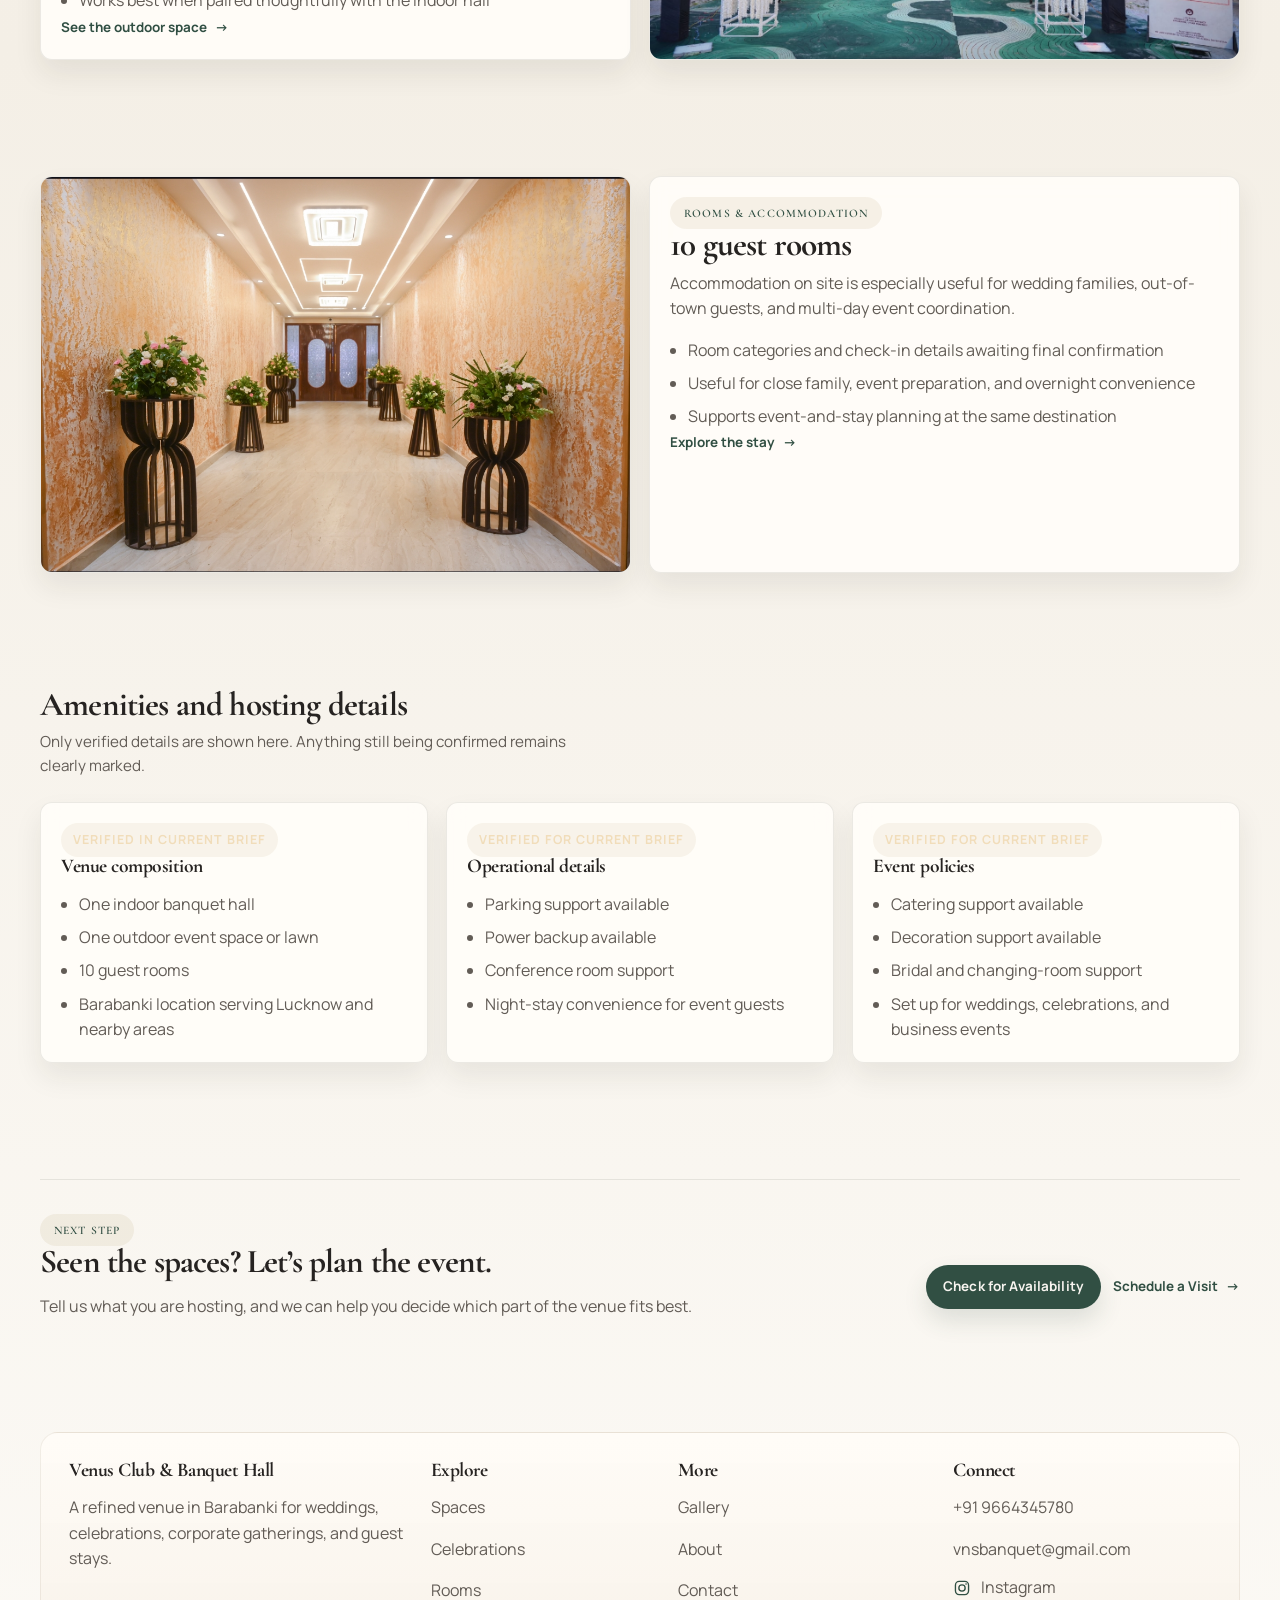
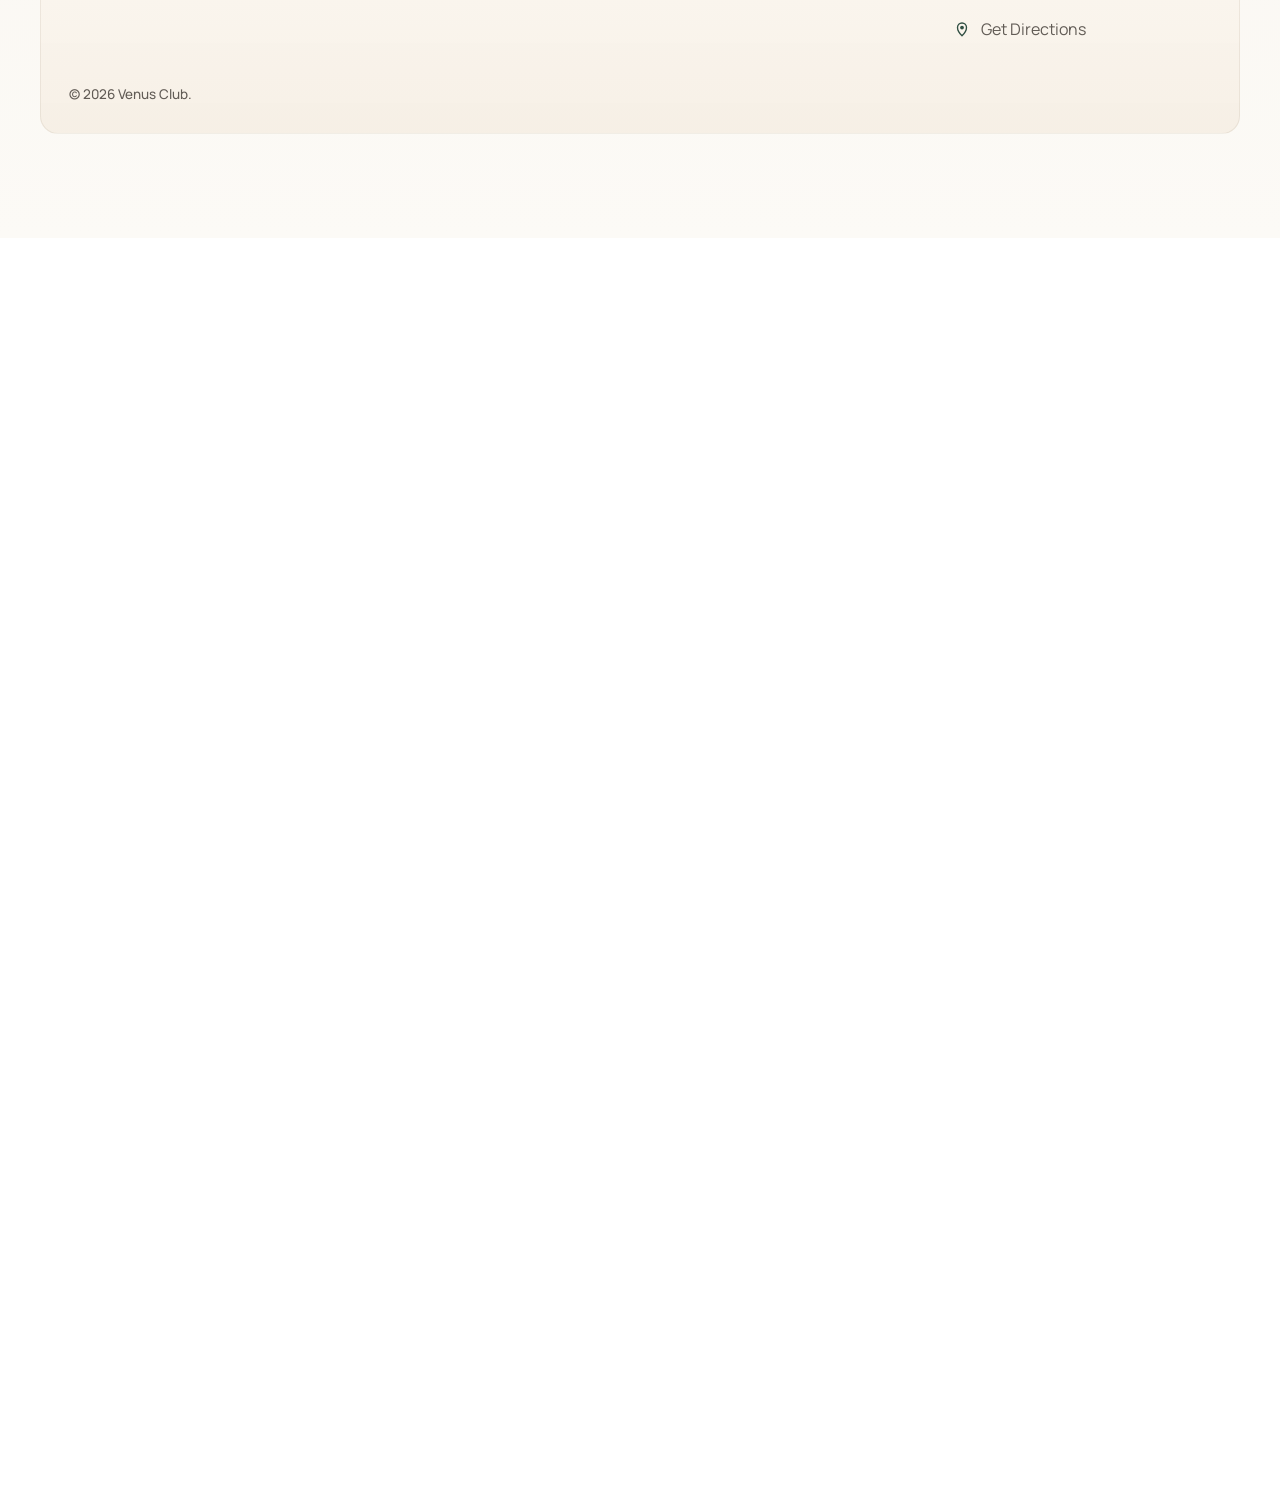
<file: amenities.html>
<!DOCTYPE html>
<html lang="en">
  <head>
    <meta charset="UTF-8" />
    <meta http-equiv="refresh" content="0; url=venue.html" />
    <meta name="viewport" content="width=device-width, initial-scale=1.0" />
    <title>Redirecting to The Venue</title>
    <link rel="canonical" href="https://venusbbk.com/venue.html" />
  </head>
  <body>
    <p>Redirecting to <a href="venue.html">The Venue</a>...</p>
  </body>
</html>
</file>
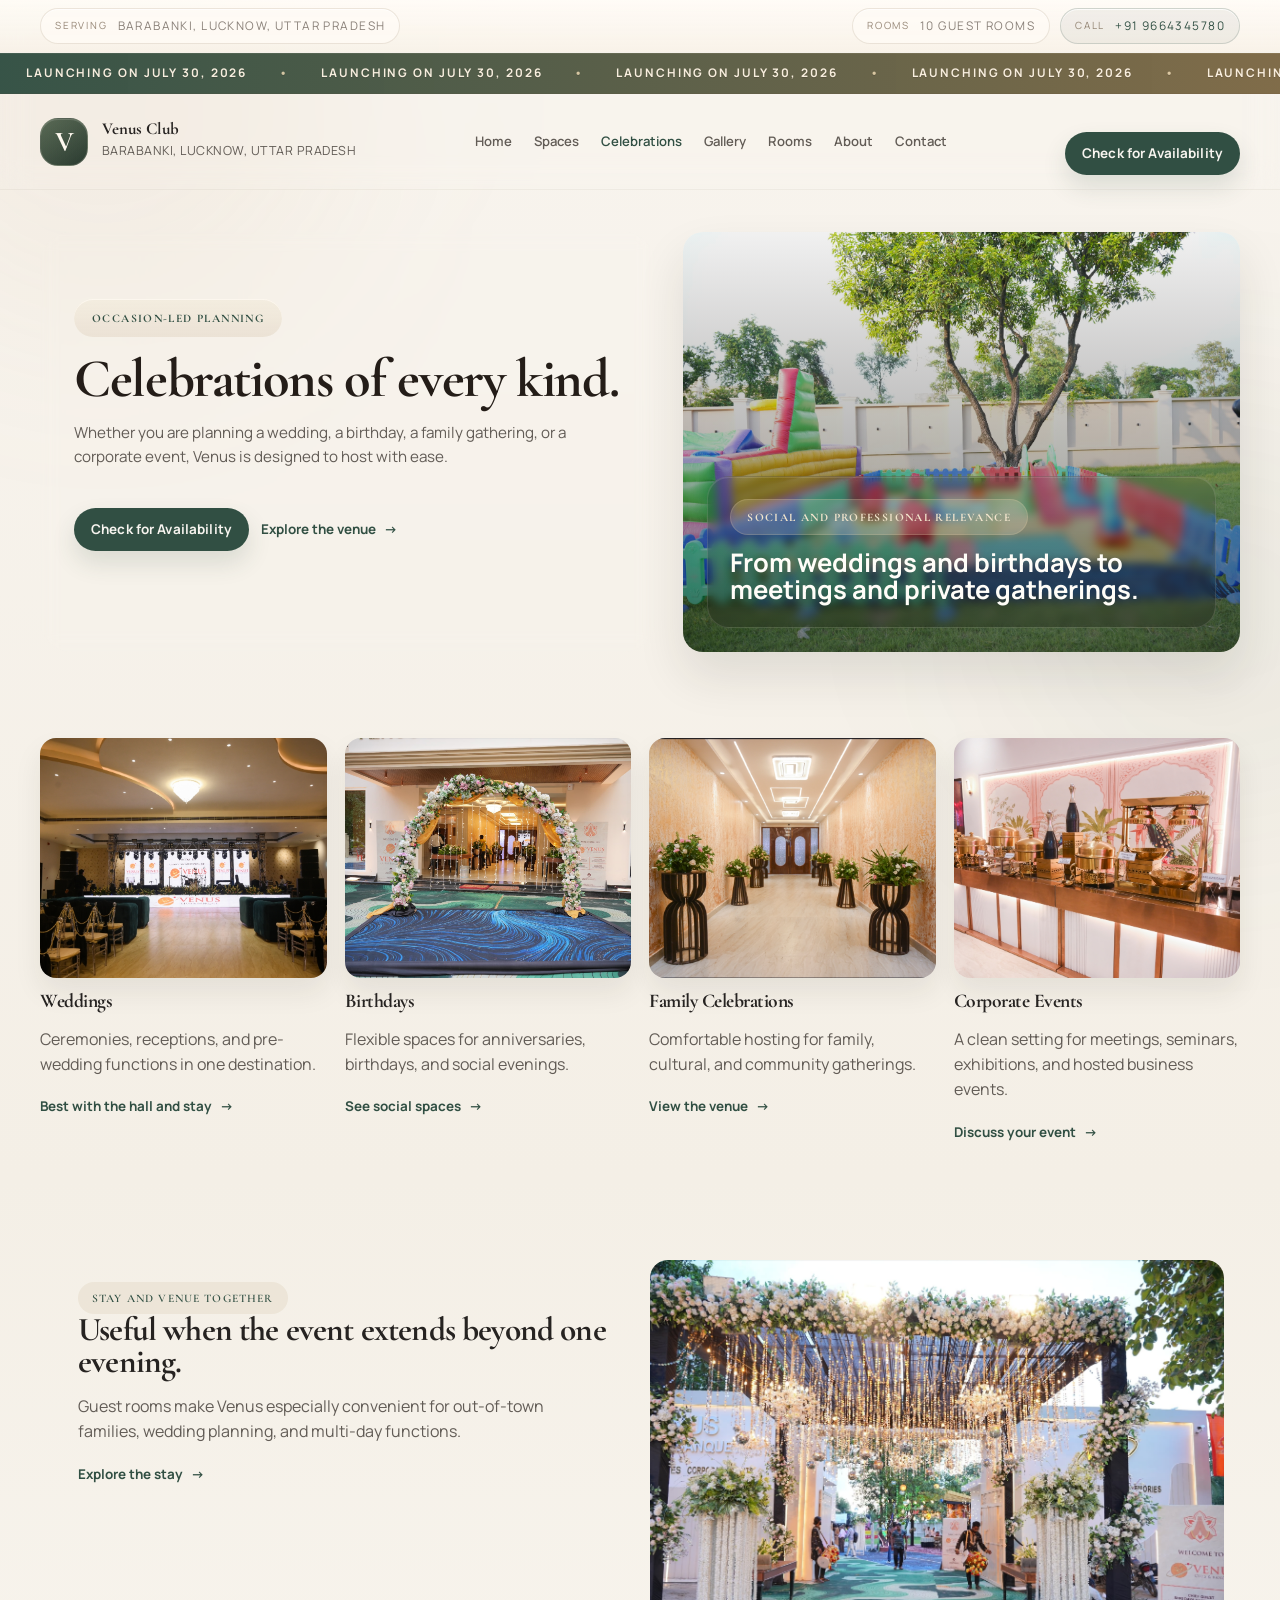
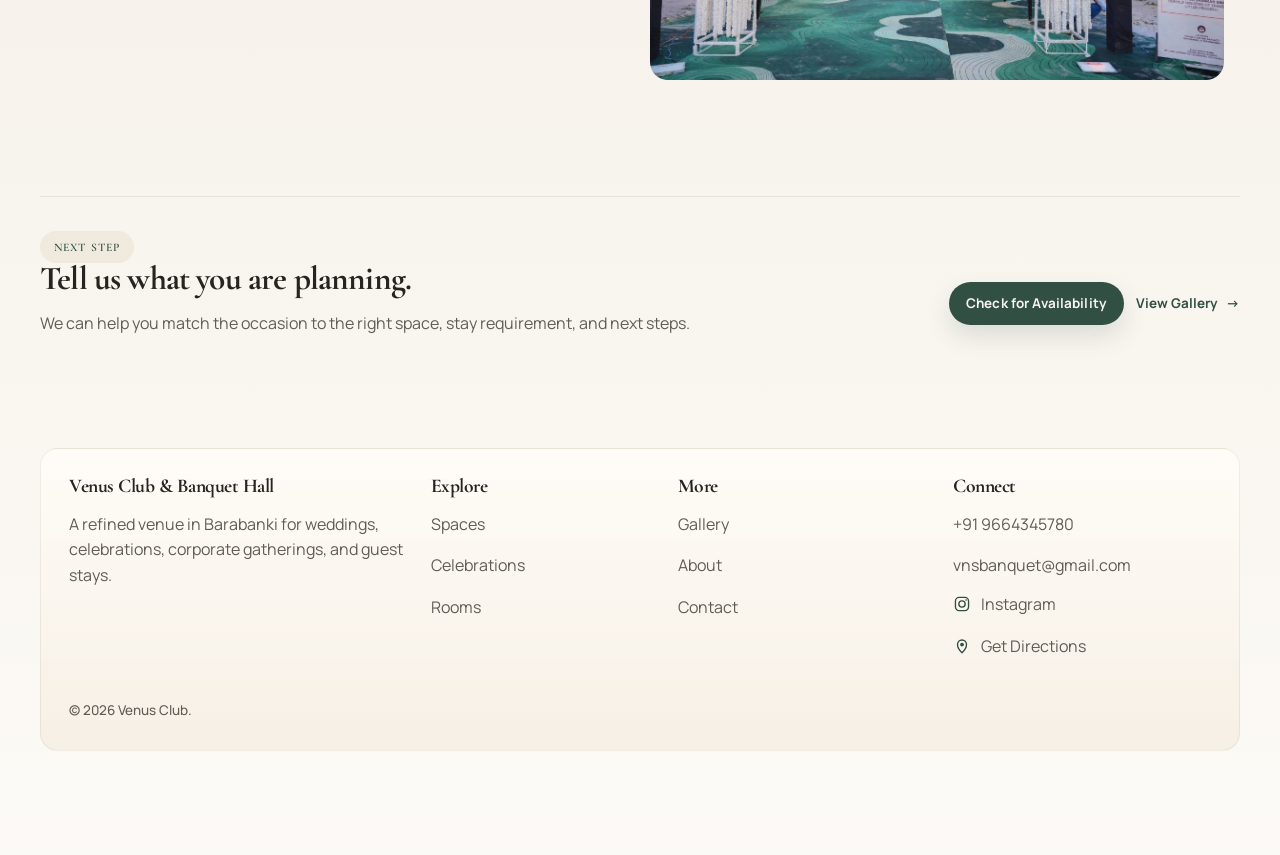
<file: celebrations.html>
<!DOCTYPE html>
<html lang="en">
  <head>
    <meta charset="UTF-8" />
    <meta name="viewport" content="width=device-width, initial-scale=1.0" />
    <title>Wedding, Reception &amp; Event Venue in Barabanki near Lucknow | Venus Club</title>
    <meta
      name="description"
      content="Discover weddings, receptions, family functions, birthdays, and business events at Venus Club, an event venue in Barabanki near Lucknow with indoor and outdoor hosting."
    />
    <meta
      name="keywords"
      content="Venus Club, Venus Banquet, Venus Outdoor Lawn, Club, Outdoor, Event, Business Event, Venue, Wedding Venue, Reception Venue, Celebration Hall, Marriage Hall, Barabanki, Lucknow"
    />
    <link rel="canonical" href="https://venusbbk.com/celebrations.html" />
    <meta property="og:type" content="article" />
    <meta property="og:title" content="Wedding, Reception &amp; Event Venue in Barabanki near Lucknow | Venus Club" />
    <meta
      property="og:description"
      content="Explore weddings, receptions, social functions, and business events hosted at Venus Club in Barabanki near Lucknow."
    />
    <meta property="og:url" content="https://venusbbk.com/celebrations.html" />
    <meta property="og:site_name" content="Venus Club &amp; Banquet Hall" />
    <meta property="og:image" content="https://venusbbk.com/venus-hall-stage.jpeg" />
    <meta property="og:image:alt" content="Wedding and reception ambience at Venus Club" />
    <meta name="twitter:card" content="summary_large_image" />
    <meta name="twitter:title" content="Wedding, Reception &amp; Event Venue in Barabanki near Lucknow | Venus Club" />
    <meta
      name="twitter:description"
      content="Venus Club hosts weddings, receptions, birthdays, and private celebrations in Barabanki near Lucknow."
    />
    <meta name="twitter:image" content="https://venusbbk.com/venus-hall-stage.jpeg" />
    <script type="application/ld+json">
      {
        "@context": "https://schema.org",
        "@type": "WebPage",
        "name": "Wedding, Reception & Event Venue in Barabanki near Lucknow | Venus Club",
        "url": "https://venusbbk.com/celebrations.html",
        "description": "Page describing weddings, receptions, family functions, and other celebrations hosted at Venus Club in Barabanki.",
        "isPartOf": {
          "@type": "WebSite",
          "url": "https://venusbbk.com/"
        },
        "breadcrumb": {
          "@type": "BreadcrumbList",
          "itemListElement": [
            {
              "@type": "ListItem",
              "position": 1,
              "name": "Home",
              "item": "https://venusbbk.com/"
            },
            {
              "@type": "ListItem",
              "position": 2,
              "name": "Celebrations",
              "item": "https://venusbbk.com/celebrations.html"
            }
          ]
        }
      }
    </script>
    <link rel="preconnect" href="https://fonts.googleapis.com" />
    <link rel="preconnect" href="https://fonts.gstatic.com" crossorigin />
    <link
      href="https://fonts.googleapis.com/css2?family=Cormorant+Garamond:wght@500;600;700&amp;family=Manrope:wght@400;500;600;700;800&amp;display=swap"
      rel="stylesheet"
    />
    <link rel="stylesheet" href="styles.css?v=20260719b" />
  </head>
  <body>
    <div class="shell">
      <header class="topbar">
        <div class="topbar-meta">
          <div class="topbar-meta__inner">
            <div class="meta-cluster">
              <span class="meta-chip">
                <span class="meta-chip__label">Serving</span>
                <span data-site-area></span>
              </span>
            </div>
            <div class="meta-cluster">
              <span class="meta-chip">
                <span class="meta-chip__label">Rooms</span>
                <span data-site-room-count></span>
              </span>
              <a class="meta-chip meta-chip--accent" data-phone-link href="#">
                <span class="meta-chip__label">Call</span>
                <span data-site-phone></span>
              </a>
            </div>
          </div>
        </div>
        <div class="launch-banner" aria-label="Launch announcement">
          <div class="launch-banner__marquee">
            <div class="launch-banner__track"></div>
            <div class="launch-banner__track" aria-hidden="true"></div>
          </div>
        </div>
        <div class="topbar__inner">
          <a class="brand" href="index.html">
            <div class="brand__mark">V</div>
            <div class="brand__text">
              <strong data-site-short></strong>
              <span data-site-area></span>
            </div>
          </a>
          <nav class="nav" aria-label="Primary">
            <a href="index.html">Home</a>
            <a href="venue.html">Spaces</a>
            <a class="is-current" href="celebrations.html">Celebrations</a>
            <a href="gallery.html">Gallery</a>
            <a href="stay.html">Rooms</a>
            <a href="about.html">About</a>
            <a href="contact.html">Contact</a>
          </nav>
          <div class="nav-cta">
            <a class="button" href="contact.html">Check Availability</a>
          </div>
          <button class="menu-button" type="button" data-menu-toggle aria-expanded="false">Menu</button>
        </div>
        <div class="mobile-nav" hidden data-mobile-nav>
          <a href="index.html">Home</a>
          <a href="venue.html">Spaces</a>
          <a href="celebrations.html">Celebrations</a>
          <a href="gallery.html">Gallery</a>
          <a href="stay.html">Rooms</a>
          <a href="about.html">About</a>
          <a href="contact.html">Contact</a>
          <a href="contact.html">Check Availability</a>
        </div>
      </header>

      <main>
        <section class="page-hero">
          <div class="page-hero__copy hero-card">
            <span class="eyebrow">Occasion-led planning</span>
            <h1>Celebrations of every kind.</h1>
            <p>
              Whether you are planning a wedding, a birthday, a family gathering, or a corporate event, Venus is designed to host with ease.
            </p>
            <div class="cta-row">
              <a class="button" href="contact.html">Check Availability</a>
              <a class="text-link" href="venue.html">Explore the venue</a>
            </div>
          </div>
          <div class="page-hero__visual hero-visual--celebrations">
            <div class="hero-overlay">
              <span class="eyebrow">Social and professional relevance</span>
              <strong>From weddings and birthdays to meetings and private gatherings.</strong>
            </div>
          </div>
        </section>

        <section class="section">
          <div class="occasion-visuals">
            <article class="occasion-visual">
              <img src="venus-hall-stage.jpeg" alt="Wedding and reception venue setup at Venus Club" />
              <div>
                <h3>Weddings</h3>
                <p>Ceremonies, receptions, and pre-wedding functions in one destination.</p>
                <a class="text-link" href="venue.html">Best with the hall and stay</a>
              </div>
            </article>
            <article class="occasion-visual">
              <img src="venus-entrance-arch.jpeg" alt="Birthday and social celebration atmosphere at Venus Club" />
              <div>
                <h3>Birthdays</h3>
                <p>Flexible spaces for anniversaries, birthdays, and social evenings.</p>
                <a class="text-link" href="venue.html">See social spaces</a>
              </div>
            </article>
            <article class="occasion-visual">
              <img src="venus-corridor.jpeg" alt="Family celebration and cultural gathering venue at Venus Club" />
              <div>
                <h3>Family Celebrations</h3>
                <p>Comfortable hosting for family, cultural, and community gatherings.</p>
                <a class="text-link" href="venue.html">View the venue</a>
              </div>
            </article>
            <article class="occasion-visual">
              <img src="venus-catering.jpeg" alt="Corporate event and hosted hospitality setup at Venus Club" />
              <div>
                <h3>Corporate Events</h3>
                <p>A clean setting for meetings, seminars, exhibitions, and hosted business events.</p>
                <a class="text-link" href="contact.html">Discuss your event</a>
              </div>
            </article>
          </div>
        </section>

        <section class="section">
          <div class="split-feature">
            <div class="split-feature__copy">
              <span class="eyebrow">Stay and venue together</span>
              <h2>Useful when the event extends beyond one evening.</h2>
              <p>Guest rooms make Venus especially convenient for out-of-town families, wedding planning, and multi-day functions.</p>
              <a class="text-link" href="stay.html">Explore the stay</a>
            </div>
            <div class="split-feature__visual">
              <img src="venus-entrance-floral.jpeg" alt="Venue ambience at Venus Club for multi-day celebrations" />
            </div>
          </div>
        </section>

        <section class="section">
          <div class="closing-panel">
            <div>
              <span class="eyebrow">Next step</span>
              <h2>Tell us what you are planning.</h2>
              <p>We can help you match the occasion to the right space, stay requirement, and next steps.</p>
            </div>
            <div class="button-row">
              <a class="button" href="contact.html">Check Availability</a>
              <a class="text-link" href="gallery.html">View Gallery</a>
            </div>
          </div>
        </section>
      </main>

      <footer class="footer">
        <div class="footer__inner">
          <div class="footer__grid">
            <div>
              <h3 data-site-business></h3>
              <p data-site-hero></p>
            </div>
            <div>
              <h3>Explore</h3>
              <p><a href="venue.html">Spaces</a></p>
              <p><a href="celebrations.html">Celebrations</a></p>
              <p><a href="stay.html">Rooms</a></p>
            </div>
            <div>
              <h3>More</h3>
              <p><a href="gallery.html">Gallery</a></p>
              <p><a href="about.html">About</a></p>
              <p><a href="contact.html">Contact</a></p>
            </div>
            <div>
              <h3>Connect</h3>
              <p><a data-phone-link href="#"><span data-site-phone></span></a></p>
              <p><a data-email-link href="#"><span data-site-email></span></a></p>
              <p><a class="link-with-icon" data-instagram-link href="#" target="_blank" rel="noreferrer"><span class="link-icon" aria-hidden="true"><svg viewBox="0 0 24 24" focusable="false"><rect x="3.25" y="3.25" width="17.5" height="17.5" rx="5"></rect><circle cx="12" cy="12" r="4.2"></circle><circle cx="17.4" cy="6.6" r="1.1" class="link-icon__fill"></circle></svg></span><span>Instagram</span></a></p>
              <p><a class="link-with-icon" data-map-link href="#" target="_blank" rel="noreferrer"><span class="link-icon" aria-hidden="true"><svg viewBox="0 0 24 24" focusable="false"><path d="M12 21s6-5.58 6-11a6 6 0 1 0-12 0c0 5.42 6 11 6 11Z"></path><circle cx="12" cy="10" r="2.5" class="link-icon__fill"></circle></svg></span><span>Get Directions</span></a></p>
            </div>
          </div>
          <p class="note" style="margin-top: 22px;">© <span id="year"></span> <span data-site-short></span>.</p>
        </div>
      </footer>
    </div>

    <div class="sticky-actions-wrap">
      <div class="sticky-actions">
        <a data-phone-link href="#">Call</a>
        <a data-whatsapp-link href="#">WhatsApp</a>
        <a href="contact.html">Enquire</a>
      </div>
    </div>

    <script src="site-data.js?v=20260719b"></script>
    <script src="app.js?v=20260719b"></script>
  </body>
</html>
</file>
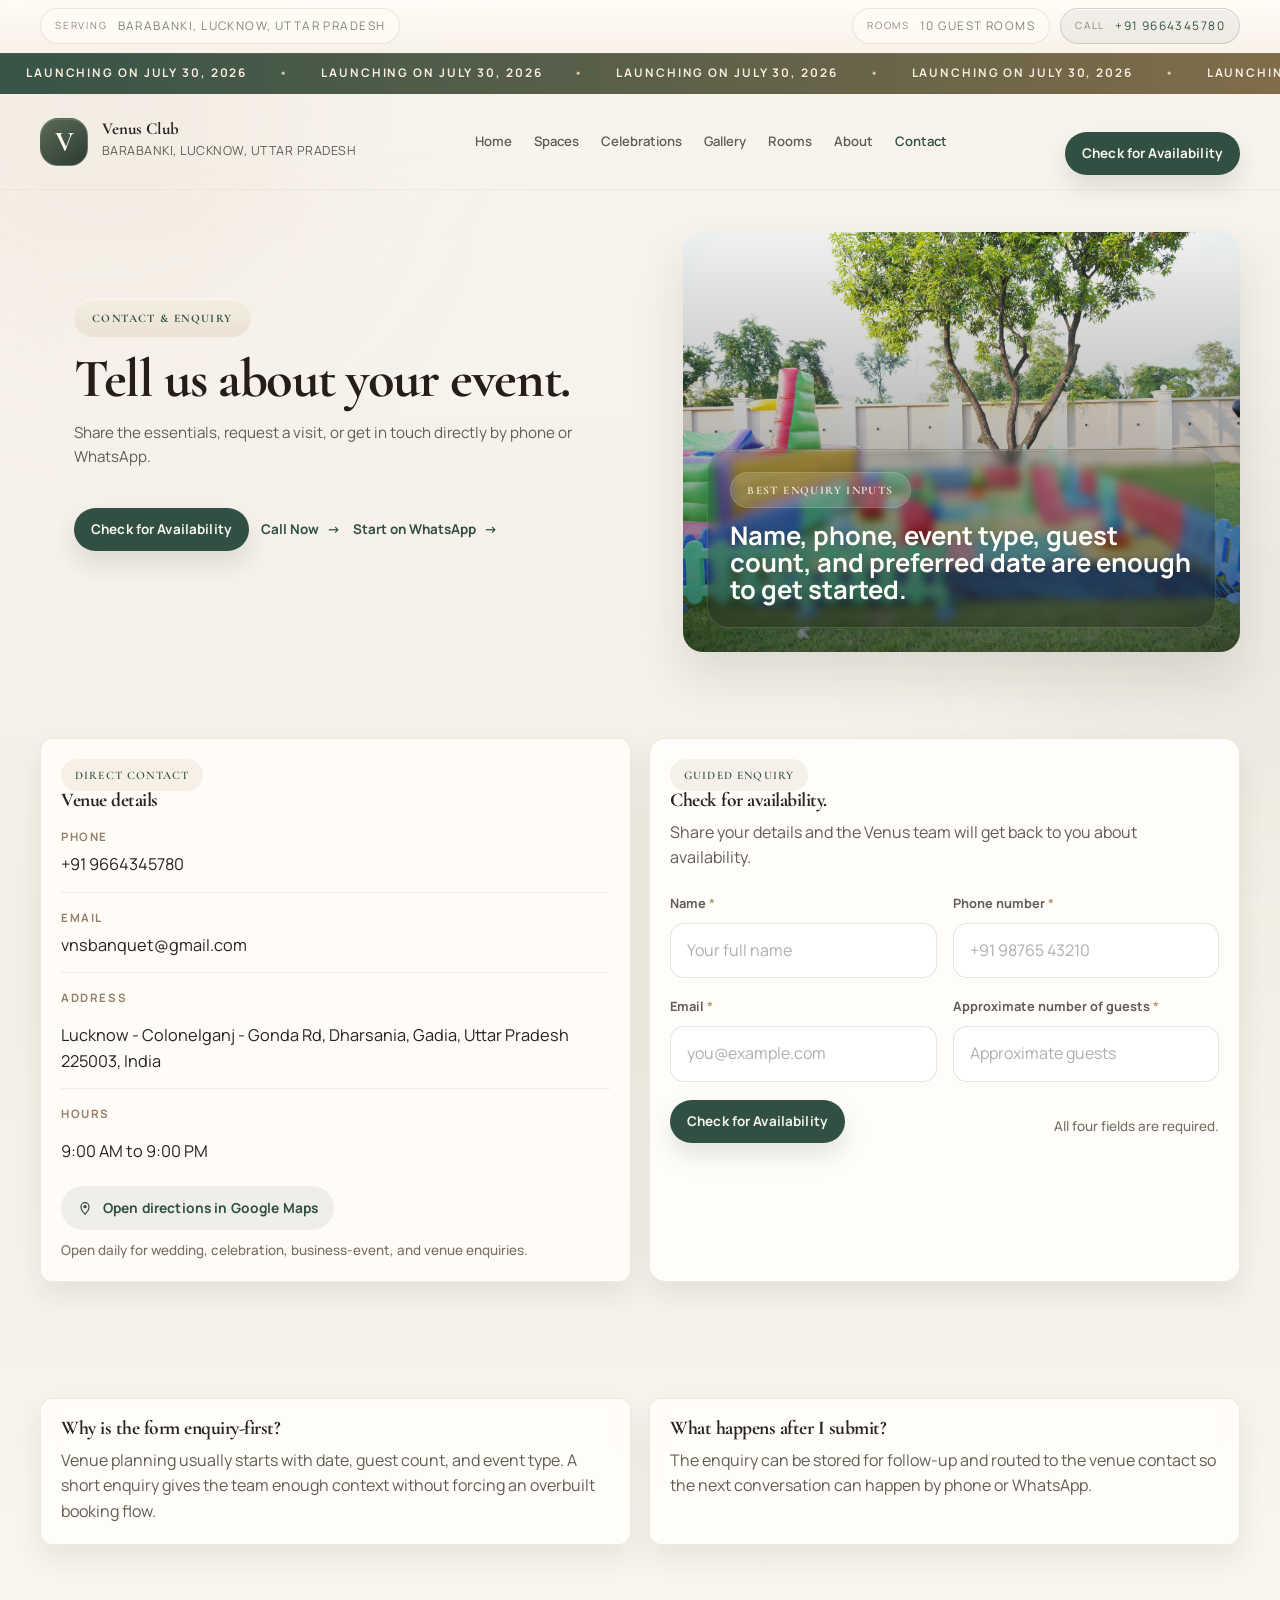
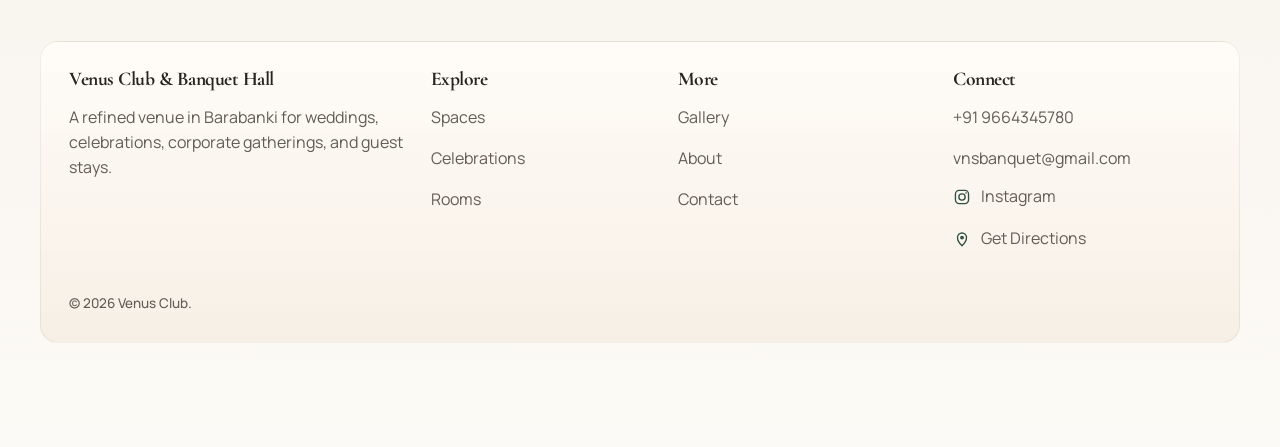
<file: contact.html>
<!DOCTYPE html>
<html lang="en">
  <head>
    <meta charset="UTF-8" />
    <meta name="viewport" content="width=device-width, initial-scale=1.0" />
    <title>Contact Venus Club | Wedding, Banquet Hall &amp; Event Enquiry in Barabanki</title>
    <meta
      name="description"
      content="Contact Venus Club in Barabanki near Lucknow to check availability, request a venue visit, and enquire about weddings, banquet bookings, outdoor events, guest rooms, and business events."
    />
    <meta
      name="keywords"
      content="Venus Club, Venus Banquet, Venus Outdoor Lawn, Club, Outdoor, Event, Business Event, Venue, Marriage Hall, Banquet Hall, Wedding Enquiry, Corporate Event Venue, Barabanki, Lucknow"
    />
    <link rel="canonical" href="https://venusbbk.com/contact.html" />
    <meta property="og:type" content="website" />
    <meta property="og:title" content="Contact Venus Club | Wedding, Banquet Hall &amp; Event Enquiry in Barabanki" />
    <meta
      property="og:description"
      content="Plan your event at Venus Club. Enquire about weddings, receptions, private functions, business events, and guest stays in Barabanki near Lucknow."
    />
    <meta property="og:url" content="https://venusbbk.com/contact.html" />
    <meta property="og:site_name" content="Venus Club &amp; Banquet Hall" />
    <meta property="og:image" content="https://venusbbk.com/venus-entrance-floral.jpeg" />
    <meta property="og:image:alt" content="Contact and enquiry page for Venus Club &amp; Banquet Hall" />
    <meta name="twitter:card" content="summary_large_image" />
    <meta name="twitter:title" content="Contact Venus Club | Wedding, Banquet Hall &amp; Event Enquiry in Barabanki" />
    <meta
      name="twitter:description"
      content="Check availability, request a venue visit, and enquire about weddings, celebrations, and business events at Venus Club."
    />
    <meta name="twitter:image" content="https://venusbbk.com/venus-entrance-floral.jpeg" />
    <script type="application/ld+json">
      {
        "@context": "https://schema.org",
        "@graph": [
          {
            "@type": "ContactPage",
            "name": "Contact Venus Club | Wedding, Banquet Hall & Event Enquiry in Barabanki",
            "url": "https://venusbbk.com/contact.html",
            "description": "Contact and enquiry page for Venus Club & Banquet Hall in Barabanki.",
            "isPartOf": {
              "@type": "WebSite",
              "url": "https://venusbbk.com/"
            },
            "breadcrumb": {
              "@type": "BreadcrumbList",
              "itemListElement": [
                {
                  "@type": "ListItem",
                  "position": 1,
                  "name": "Home",
                  "item": "https://venusbbk.com/"
                },
                {
                  "@type": "ListItem",
                  "position": 2,
                  "name": "Contact",
                  "item": "https://venusbbk.com/contact.html"
                }
              ]
            }
          },
          {
            "@type": "EventVenue",
            "name": "Venus Club & Banquet Hall",
            "url": "https://venusbbk.com/",
            "telephone": "+91 9664345780",
            "email": "vnsbanquet@gmail.com",
            "hasMap": "https://www.google.com/maps/place/Venus+Club+and+Banquet/data=!4m2!3m1!1s0x0:0x545008718fb33479?sa=X&ved=1t:2428&ictx=111",
            "sameAs": [
              "https://www.instagram.com/venusbbk"
            ],
            "address": {
              "@type": "PostalAddress",
              "streetAddress": "Lucknow - Colonelganj - Gonda Rd, Dharsania, Gadia",
              "addressLocality": "Gadia",
              "addressRegion": "Uttar Pradesh",
              "postalCode": "225003",
              "addressCountry": "IN"
            },
            "contactPoint": {
              "@type": "ContactPoint",
              "contactType": "customer service",
              "telephone": "+91 9664345780",
              "email": "vnsbanquet@gmail.com",
              "areaServed": "IN",
              "availableLanguage": "en"
            },
            "amenityFeature": [
              {
                "@type": "LocationFeatureSpecification",
                "name": "Parking"
              },
              {
                "@type": "LocationFeatureSpecification",
                "name": "Catering"
              },
              {
                "@type": "LocationFeatureSpecification",
                "name": "Decoration support"
              },
              {
                "@type": "LocationFeatureSpecification",
                "name": "Power backup"
              },
              {
                "@type": "LocationFeatureSpecification",
                "name": "Bridal and changing room"
              },
              {
                "@type": "LocationFeatureSpecification",
                "name": "Conference room"
              },
              {
                "@type": "LocationFeatureSpecification",
                "name": "Night stay"
              }
            ]
          }
        ]
      }
    </script>
    <link rel="preconnect" href="https://fonts.googleapis.com" />
    <link rel="preconnect" href="https://fonts.gstatic.com" crossorigin />
    <link
      href="https://fonts.googleapis.com/css2?family=Cormorant+Garamond:wght@500;600;700&amp;family=Manrope:wght@400;500;600;700;800&amp;display=swap"
      rel="stylesheet"
    />
    <link rel="stylesheet" href="styles.css?v=20260719b" />
  </head>
  <body>
    <div class="shell">
      <header class="topbar">
        <div class="topbar-meta">
          <div class="topbar-meta__inner">
            <div class="meta-cluster">
              <span class="meta-chip">
                <span class="meta-chip__label">Serving</span>
                <span data-site-area></span>
              </span>
            </div>
            <div class="meta-cluster">
              <span class="meta-chip">
                <span class="meta-chip__label">Rooms</span>
                <span data-site-room-count></span>
              </span>
              <a class="meta-chip meta-chip--accent" data-phone-link href="#">
                <span class="meta-chip__label">Call</span>
                <span data-site-phone></span>
              </a>
            </div>
          </div>
        </div>
        <div class="launch-banner" aria-label="Launch announcement">
          <div class="launch-banner__marquee">
            <div class="launch-banner__track"></div>
            <div class="launch-banner__track" aria-hidden="true"></div>
          </div>
        </div>
        <div class="topbar__inner">
          <a class="brand" href="index.html">
            <div class="brand__mark">V</div>
            <div class="brand__text">
              <strong data-site-short></strong>
              <span data-site-area></span>
            </div>
          </a>
          <nav class="nav" aria-label="Primary">
            <a href="index.html">Home</a>
            <a href="venue.html">Spaces</a>
            <a href="celebrations.html">Celebrations</a>
            <a href="gallery.html">Gallery</a>
            <a href="stay.html">Rooms</a>
            <a href="about.html">About</a>
            <a class="is-current" href="contact.html">Contact</a>
          </nav>
          <div class="nav-cta">
            <a class="button" href="#schedule-visit">Check Availability</a>
          </div>
          <button class="menu-button" type="button" data-menu-toggle aria-expanded="false">Menu</button>
        </div>
        <div class="mobile-nav" hidden data-mobile-nav>
          <a href="index.html">Home</a>
          <a href="venue.html">Spaces</a>
          <a href="celebrations.html">Celebrations</a>
          <a href="gallery.html">Gallery</a>
          <a href="stay.html">Rooms</a>
          <a href="about.html">About</a>
          <a href="contact.html">Contact</a>
          <a href="contact.html">Check Availability</a>
        </div>
      </header>

      <main>
        <section class="page-hero">
          <div class="page-hero__copy hero-card">
            <span class="eyebrow">Contact &amp; enquiry</span>
            <h1>Tell us about your event.</h1>
            <p>
              Share the essentials, request a visit, or get in touch directly by phone or WhatsApp.
            </p>
            <div class="cta-row">
              <a class="button" href="#schedule-visit">Check Availability</a>
              <a class="text-link" data-phone-link href="#">Call Now</a>
              <a class="text-link" data-whatsapp-link href="#">Start on WhatsApp</a>
            </div>
          </div>
          <div class="page-hero__visual hero-visual--contact">
            <div class="hero-overlay">
              <span class="eyebrow">Best enquiry inputs</span>
              <strong>Name, phone, event type, guest count, and preferred date are enough to get started.</strong>
            </div>
          </div>
        </section>

        <section class="section" id="schedule-visit">
          <div class="contact-grid">
            <article class="contact-card">
              <span class="eyebrow">Direct contact</span>
              <h3>Venue details</h3>
              <div class="contact-detail-list">
                <div class="contact-detail">
                  <span class="contact-detail__label">Phone</span>
                  <a class="contact-detail__value" data-phone-link href="#"><span data-site-phone></span></a>
                </div>
                <div class="contact-detail">
                  <span class="contact-detail__label">Email</span>
                  <a class="contact-detail__value" data-email-link href="#"><span data-site-email></span></a>
                </div>
                <div class="contact-detail">
                  <span class="contact-detail__label">Address</span>
                  <p class="contact-detail__value"><span data-site-address-line1></span>, <span data-site-address-line2></span></p>
                </div>
                <div class="contact-detail">
                  <span class="contact-detail__label">Hours</span>
                  <p class="contact-detail__value" data-site-business-hours></p>
                </div>
              </div>
              <a class="contact-direction-link" data-map-link href="#" target="_blank" rel="noreferrer">
                <span class="link-icon" aria-hidden="true"><svg viewBox="0 0 24 24" focusable="false"><path d="M12 21s6-5.58 6-11a6 6 0 1 0-12 0c0 5.42 6 11 6 11Z"></path><circle cx="12" cy="10" r="2.5" class="link-icon__fill"></circle></svg></span>
                <span>Open directions in Google Maps</span>
              </a>
              <p class="note">
                Open daily for wedding, celebration, business-event, and venue enquiries.
              </p>
            </article>
            <article class="form-shell">
              <span class="eyebrow">Guided enquiry</span>
              <h3>Check availability with the essentials.</h3>
              <p class="form-kicker">
                The team only needs a few practical details to start the conversation.
              </p>
              <form class="inquiry-form" data-inquiry-form data-form-context="contact" novalidate>
                <div class="form-grid">
                  <label class="field">
                    <span>Name <em>*</em></span>
                    <input type="text" name="name" required autocomplete="name" placeholder="Your full name" />
                  </label>
                  <label class="field">
                    <span>Phone number <em>*</em></span>
                    <input type="tel" name="phone" required autocomplete="tel" placeholder="+91" />
                  </label>
                  <label class="field">
                    <span>Event type</span>
                    <select name="eventType" data-event-type-select>
                      <option value="">Select event type</option>
                    </select>
                  </label>
                  <label class="field">
                    <span>Preferred date</span>
                    <input type="date" name="preferredDate" />
                  </label>
                  <label class="field">
                    <span>Expected guests</span>
                    <input type="number" name="expectedGuests" min="1" step="1" placeholder="Approximate guests" />
                  </label>
                  <label class="field field--full">
                    <span>Optional message</span>
                    <textarea
                      name="description"
                      rows="5"
                      placeholder="Tell us what you are planning, the timing you have in mind, or any other useful detail."
                    ></textarea>
                  </label>
                </div>

                <label class="field field--hidden" aria-hidden="true">
                  <span>Website</span>
                  <input type="text" name="website" tabindex="-1" autocomplete="off" />
                </label>

                <div class="form-actions">
                  <button class="button" type="submit">Send Enquiry</button>
                  <p class="form-note">Required: name and phone number.</p>
                </div>
                <p class="form-status" data-form-status aria-live="polite"></p>
                <p class="mini-note">Each enquiry can still be stored for follow-up and emailed to the venue contact.</p>
              </form>
            </article>
          </div>
        </section>

        <section class="section">
          <div class="faq-grid">
            <article class="faq-card">
              <h3>Why is the form enquiry-first?</h3>
              <p>
                Venue planning usually starts with date, guest count, and event type. A short enquiry gives the team enough context without forcing an overbuilt booking flow.
              </p>
            </article>
            <article class="faq-card">
              <h3>What happens after I submit?</h3>
              <p>
                The enquiry can be stored for follow-up and routed to the venue contact so the next conversation can happen by phone or WhatsApp.
              </p>
            </article>
          </div>
        </section>
      </main>

      <footer class="footer">
        <div class="footer__inner">
          <div class="footer__grid">
            <div>
              <h3 data-site-business></h3>
              <p data-site-hero></p>
            </div>
            <div>
              <h3>Explore</h3>
              <p><a href="venue.html">Spaces</a></p>
              <p><a href="celebrations.html">Celebrations</a></p>
              <p><a href="stay.html">Rooms</a></p>
            </div>
            <div>
              <h3>More</h3>
              <p><a href="gallery.html">Gallery</a></p>
              <p><a href="about.html">About</a></p>
              <p><a href="contact.html">Contact</a></p>
            </div>
            <div>
              <h3>Connect</h3>
              <p><a data-phone-link href="#"><span data-site-phone></span></a></p>
              <p><a data-email-link href="#"><span data-site-email></span></a></p>
              <p><a class="link-with-icon" data-instagram-link href="#" target="_blank" rel="noreferrer"><span class="link-icon" aria-hidden="true"><svg viewBox="0 0 24 24" focusable="false"><rect x="3.25" y="3.25" width="17.5" height="17.5" rx="5"></rect><circle cx="12" cy="12" r="4.2"></circle><circle cx="17.4" cy="6.6" r="1.1" class="link-icon__fill"></circle></svg></span><span>Instagram</span></a></p>
              <p><a class="link-with-icon" data-map-link href="#" target="_blank" rel="noreferrer"><span class="link-icon" aria-hidden="true"><svg viewBox="0 0 24 24" focusable="false"><path d="M12 21s6-5.58 6-11a6 6 0 1 0-12 0c0 5.42 6 11 6 11Z"></path><circle cx="12" cy="10" r="2.5" class="link-icon__fill"></circle></svg></span><span>Get Directions</span></a></p>
            </div>
          </div>
          <p class="note" style="margin-top: 22px;">© <span id="year"></span> <span data-site-short></span>.</p>
        </div>
      </footer>
    </div>

    <div class="sticky-actions-wrap">
      <div class="sticky-actions">
        <a data-phone-link href="#">Call</a>
        <a data-whatsapp-link href="#">WhatsApp</a>
        <a href="contact.html">Enquire</a>
      </div>
    </div>

    <script src="site-data.js?v=20260719b"></script>
    <script src="app.js?v=20260719b"></script>
  </body>
</html>
</file>
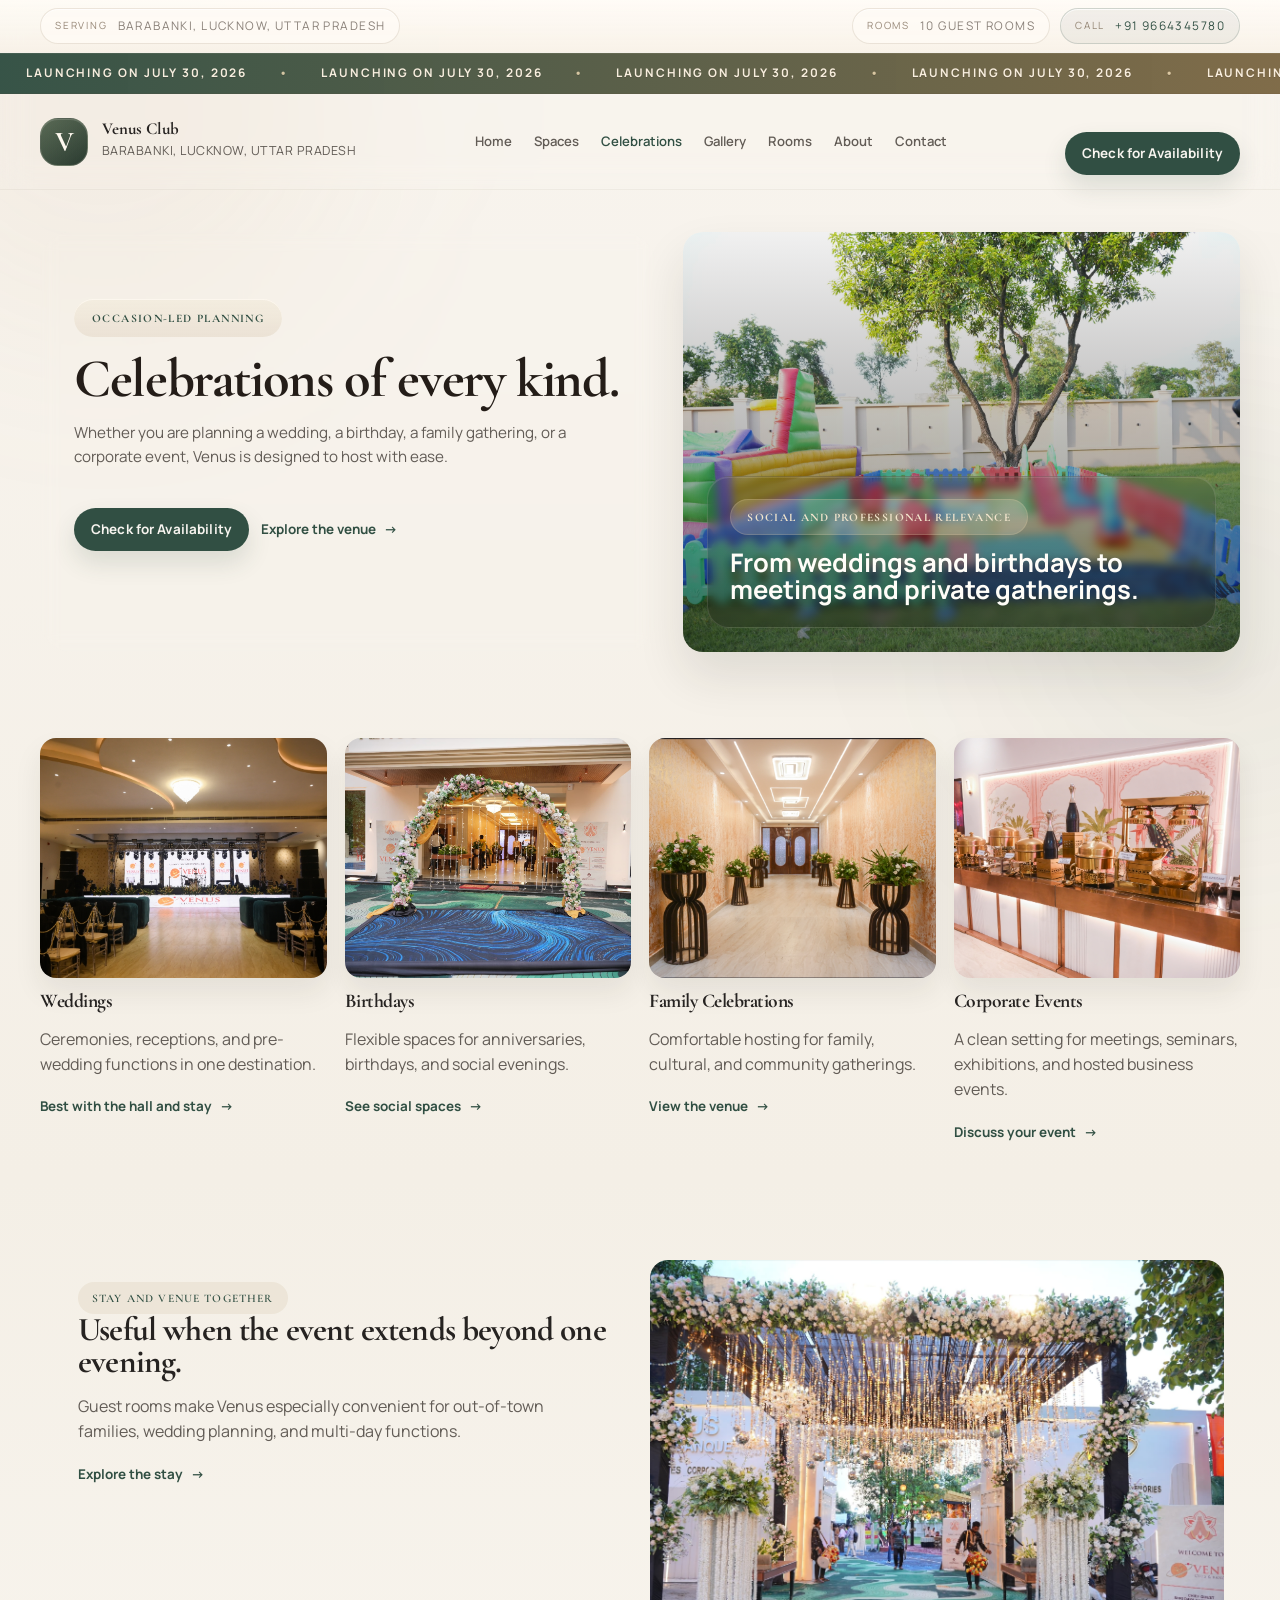
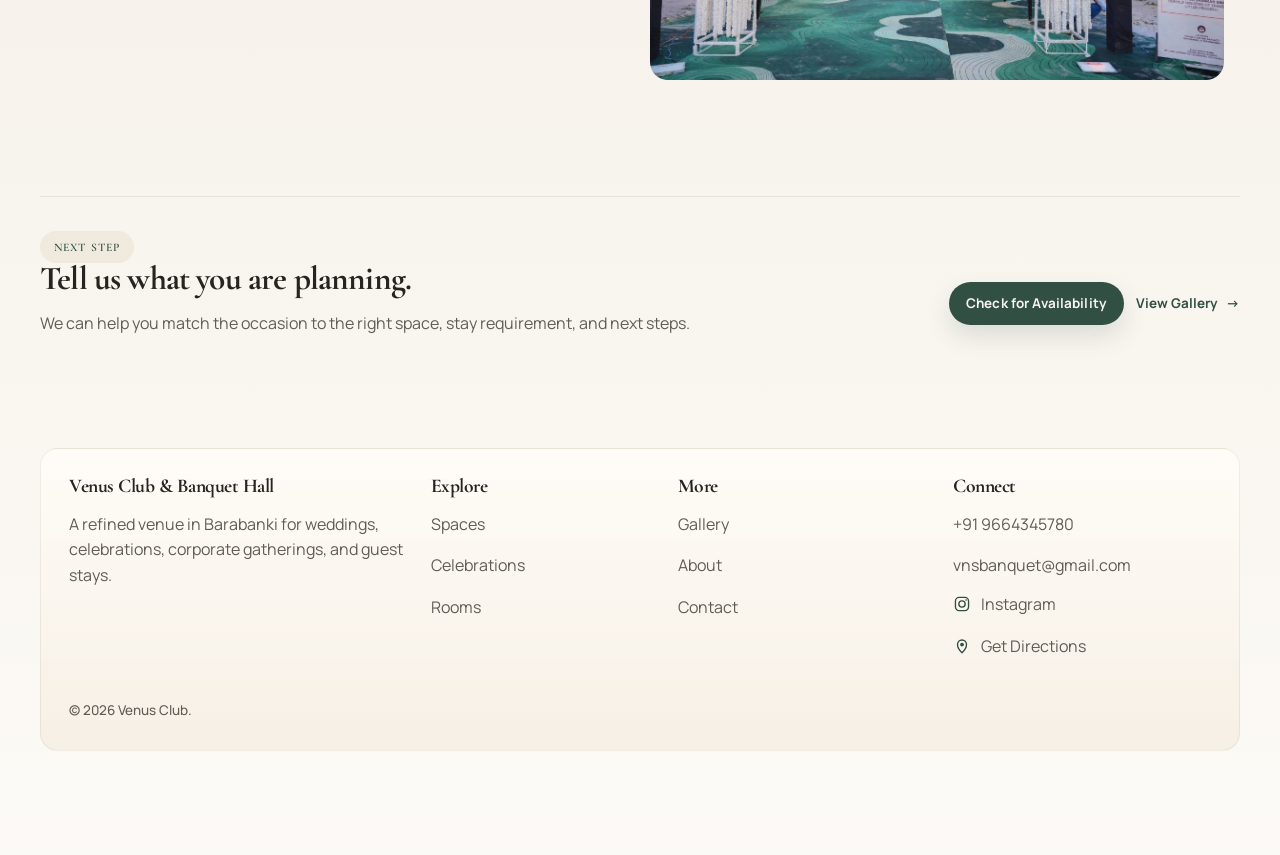
<file: events.html>
<!DOCTYPE html>
<html lang="en">
  <head>
    <meta charset="UTF-8" />
    <meta http-equiv="refresh" content="0; url=celebrations.html" />
    <meta name="viewport" content="width=device-width, initial-scale=1.0" />
    <title>Redirecting to Celebrations</title>
    <link rel="canonical" href="https://venusbbk.com/celebrations.html" />
  </head>
  <body>
    <p>Redirecting to <a href="celebrations.html">Celebrations</a>...</p>
  </body>
</html>
</file>
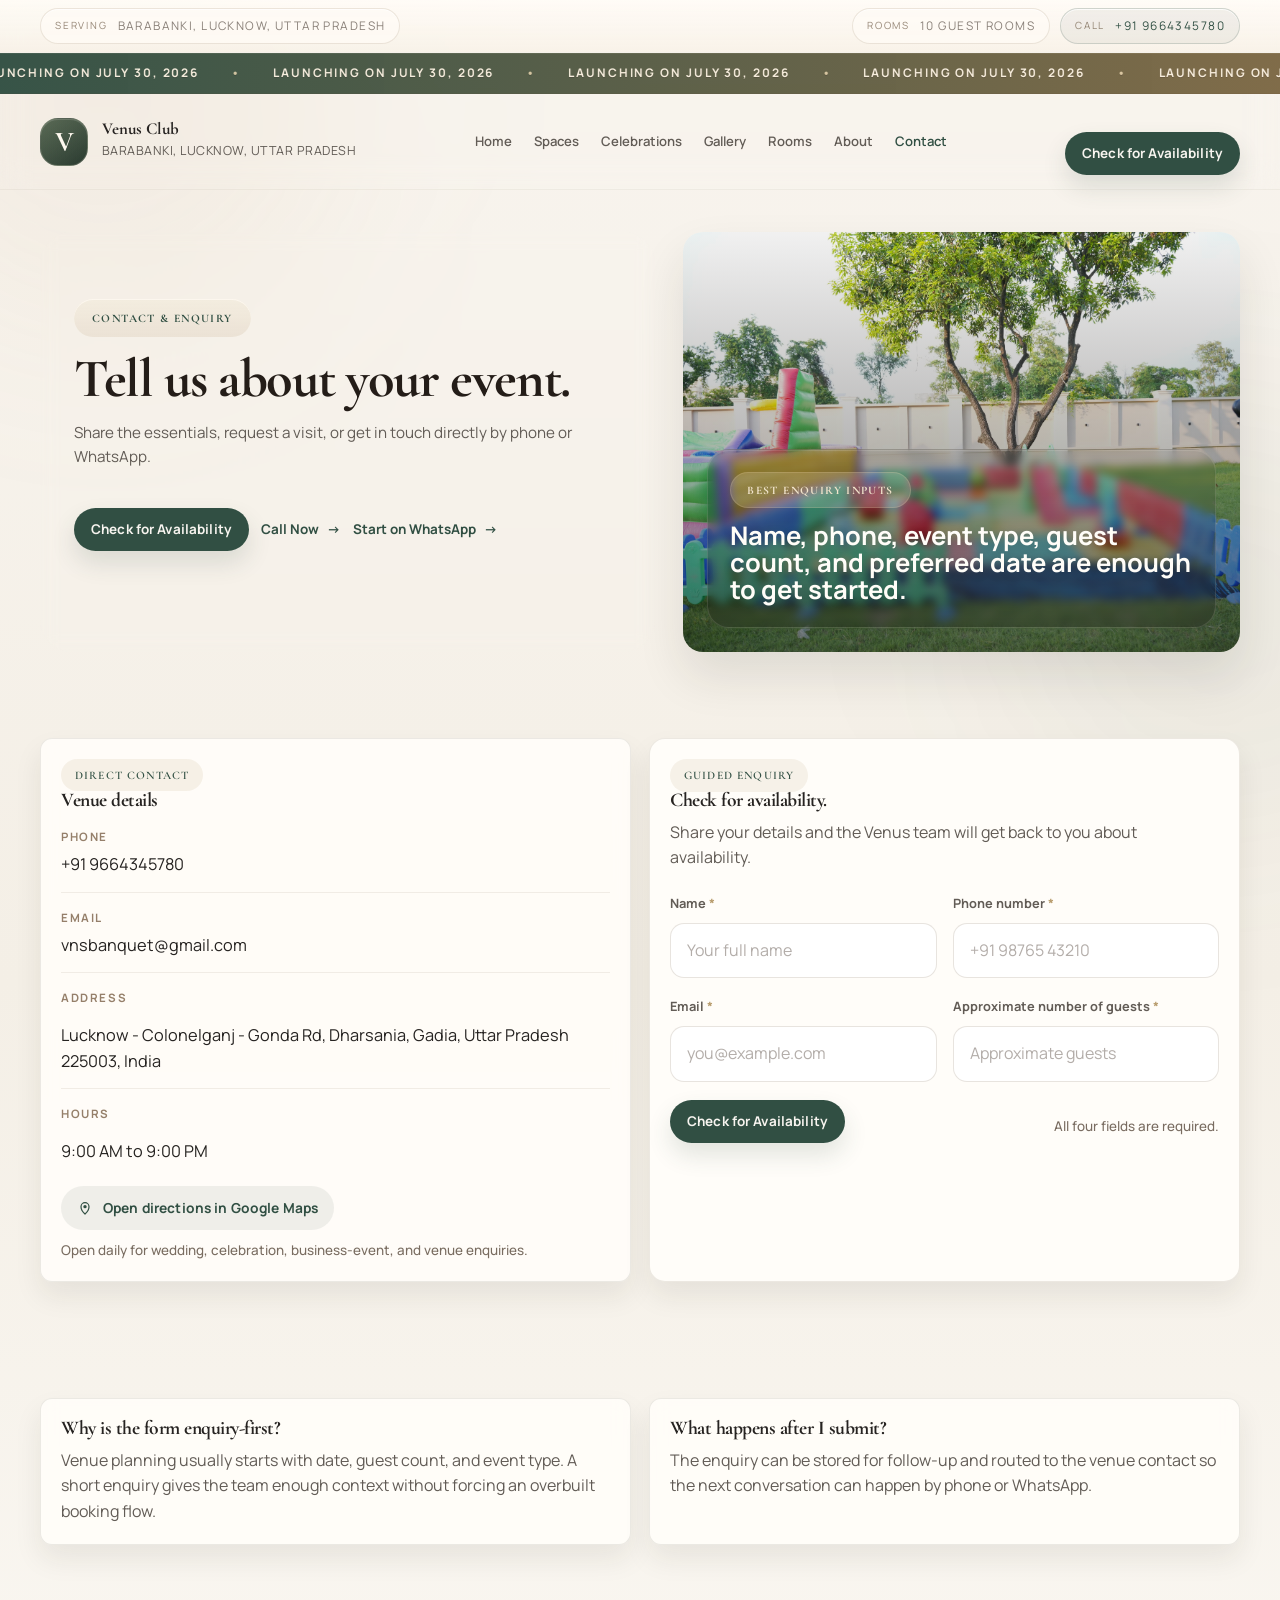
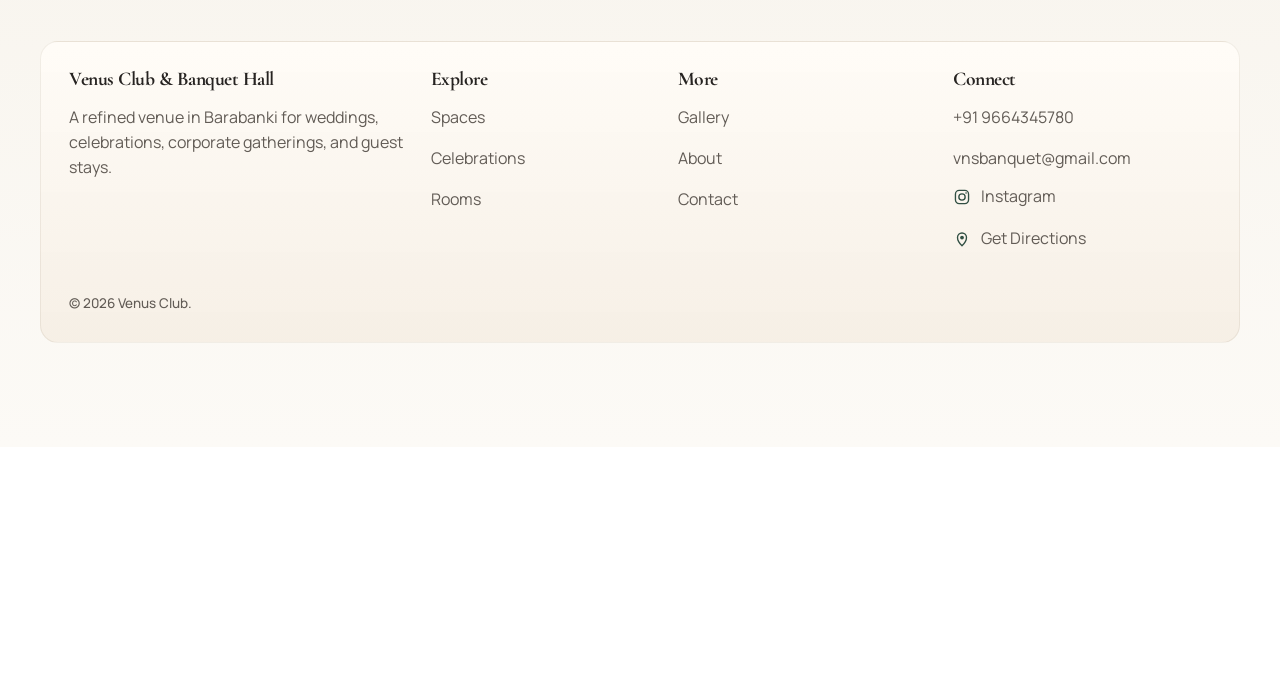
<file: packages.html>
<!DOCTYPE html>
<html lang="en">
  <head>
    <meta charset="UTF-8" />
    <meta http-equiv="refresh" content="0; url=contact.html" />
    <meta name="viewport" content="width=device-width, initial-scale=1.0" />
    <title>Redirecting to Contact</title>
    <link rel="canonical" href="https://venusbbk.com/contact.html" />
  </head>
  <body>
    <p>Redirecting to <a href="contact.html">Contact</a>...</p>
  </body>
</html>
</file>
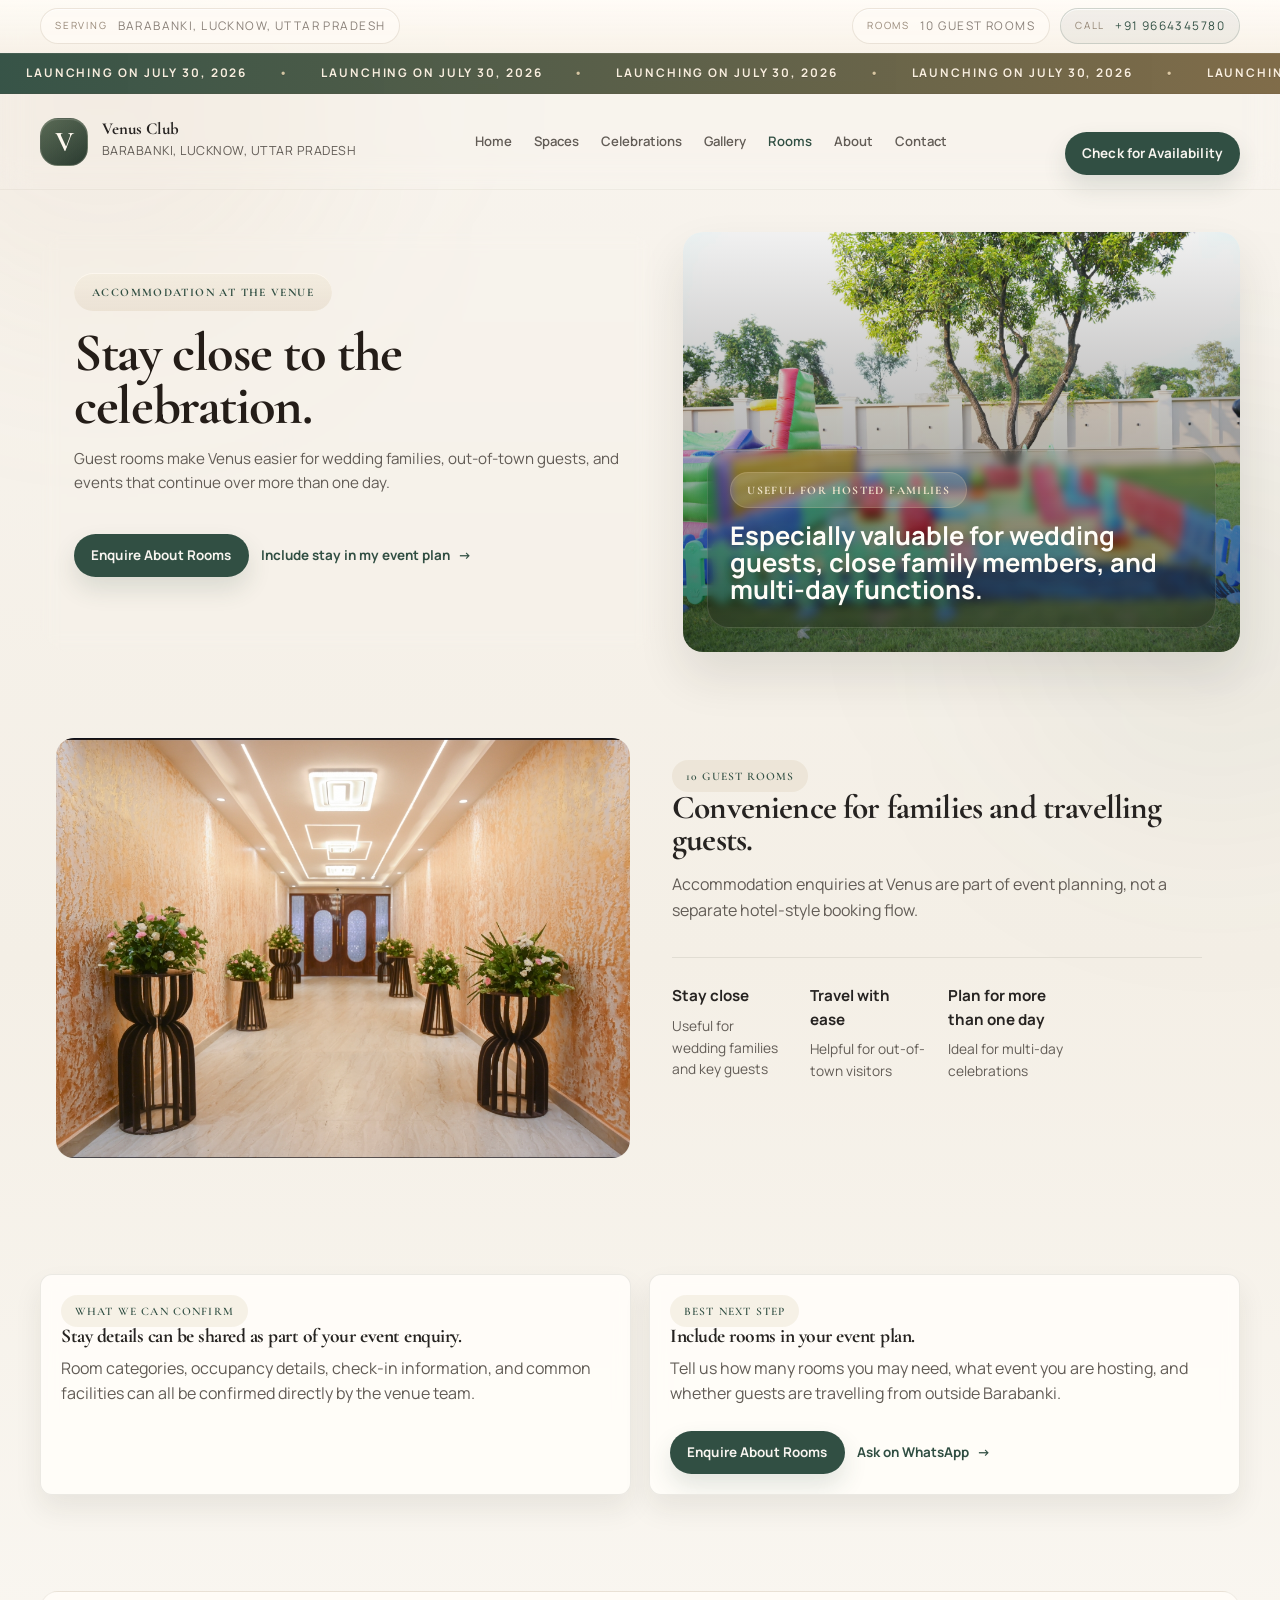
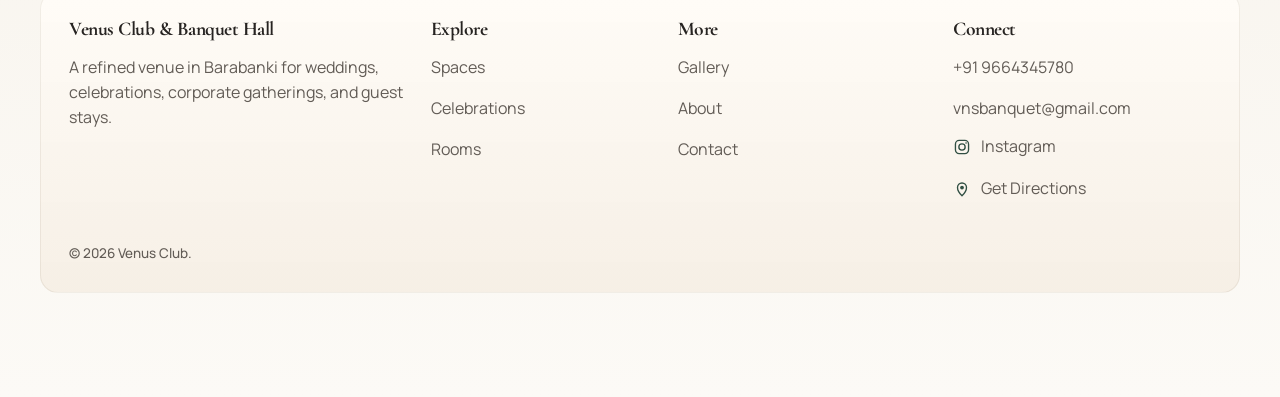
<file: stay.html>
<!DOCTYPE html>
<html lang="en">
  <head>
    <meta charset="UTF-8" />
    <meta name="viewport" content="width=device-width, initial-scale=1.0" />
    <title>Guest Rooms &amp; Night Stay for Wedding Families in Barabanki | Venus Club</title>
    <meta
      name="description"
      content="Explore the stay experience at Venus Club in Barabanki near Lucknow, including 10 guest rooms and night-stay support for wedding families, out-of-town guests, and multi-day celebrations."
    />
    <meta
      name="keywords"
      content="Venus Club, Venus Banquet, Venus Outdoor Lawn, Club, Outdoor, Event, Business Event, Venue, Guest Rooms, Wedding Stay, Banquet Hall, Night Stay, Barabanki, Lucknow"
    />
    <link rel="canonical" href="https://venusbbk.com/stay.html" />
    <meta property="og:type" content="article" />
    <meta property="og:title" content="Guest Rooms &amp; Night Stay for Wedding Families in Barabanki | Venus Club" />
    <meta
      property="og:description"
      content="See how Venus Club supports guest stays with 10 rooms and night-stay convenience for families and multi-day event hosting."
    />
    <meta property="og:url" content="https://venusbbk.com/stay.html" />
    <meta property="og:site_name" content="Venus Club &amp; Banquet Hall" />
    <meta property="og:image" content="https://venusbbk.com/venus-corridor.jpeg" />
    <meta property="og:image:alt" content="Guest stay support and event accommodation at Venus Club" />
    <meta name="twitter:card" content="summary_large_image" />
    <meta name="twitter:title" content="Guest Rooms &amp; Night Stay for Wedding Families in Barabanki | Venus Club" />
    <meta
      name="twitter:description"
      content="Venus Club offers 10 guest rooms for wedding families and out-of-town guests in Barabanki."
    />
    <meta name="twitter:image" content="https://venusbbk.com/venus-corridor.jpeg" />
    <script type="application/ld+json">
      {
        "@context": "https://schema.org",
        "@type": "WebPage",
        "name": "Guest Rooms & Night Stay for Wedding Families in Barabanki | Venus Club",
        "url": "https://venusbbk.com/stay.html",
        "description": "Guest stay page for Venus Club covering 10 rooms and accommodation support for event guests.",
        "isPartOf": {
          "@type": "WebSite",
          "url": "https://venusbbk.com/"
        },
        "breadcrumb": {
          "@type": "BreadcrumbList",
          "itemListElement": [
            {
              "@type": "ListItem",
              "position": 1,
              "name": "Home",
              "item": "https://venusbbk.com/"
            },
            {
              "@type": "ListItem",
              "position": 2,
              "name": "Stay",
              "item": "https://venusbbk.com/stay.html"
            }
          ]
        }
      }
    </script>
    <link rel="preconnect" href="https://fonts.googleapis.com" />
    <link rel="preconnect" href="https://fonts.gstatic.com" crossorigin />
    <link
      href="https://fonts.googleapis.com/css2?family=Cormorant+Garamond:wght@500;600;700&amp;family=Manrope:wght@400;500;600;700;800&amp;display=swap"
      rel="stylesheet"
    />
    <link rel="stylesheet" href="styles.css?v=20260719b" />
  </head>
  <body>
    <div class="shell">
      <header class="topbar">
        <div class="topbar-meta">
          <div class="topbar-meta__inner">
            <div class="meta-cluster">
              <span class="meta-chip">
                <span class="meta-chip__label">Serving</span>
                <span data-site-area></span>
              </span>
            </div>
            <div class="meta-cluster">
              <span class="meta-chip">
                <span class="meta-chip__label">Rooms</span>
                <span data-site-room-count></span>
              </span>
              <a class="meta-chip meta-chip--accent" data-phone-link href="#">
                <span class="meta-chip__label">Call</span>
                <span data-site-phone></span>
              </a>
            </div>
          </div>
        </div>
        <div class="launch-banner" aria-label="Launch announcement">
          <div class="launch-banner__marquee">
            <div class="launch-banner__track"></div>
            <div class="launch-banner__track" aria-hidden="true"></div>
          </div>
        </div>
        <div class="topbar__inner">
          <a class="brand" href="index.html">
            <div class="brand__mark">V</div>
            <div class="brand__text">
              <strong data-site-short></strong>
              <span data-site-area></span>
            </div>
          </a>
          <nav class="nav" aria-label="Primary">
            <a href="index.html">Home</a>
            <a href="venue.html">Spaces</a>
            <a href="celebrations.html">Celebrations</a>
            <a href="gallery.html">Gallery</a>
            <a class="is-current" href="stay.html">Rooms</a>
            <a href="about.html">About</a>
            <a href="contact.html">Contact</a>
          </nav>
          <div class="nav-cta">
            <a class="button" href="contact.html">Check Availability</a>
          </div>
          <button class="menu-button" type="button" data-menu-toggle aria-expanded="false">Menu</button>
        </div>
        <div class="mobile-nav" hidden data-mobile-nav>
          <a href="index.html">Home</a>
          <a href="venue.html">Spaces</a>
          <a href="celebrations.html">Celebrations</a>
          <a href="gallery.html">Gallery</a>
          <a href="stay.html">Rooms</a>
          <a href="about.html">About</a>
          <a href="contact.html">Contact</a>
          <a href="contact.html">Check Availability</a>
        </div>
      </header>

      <main>
        <section class="page-hero">
          <div class="page-hero__copy hero-card">
            <span class="eyebrow">Accommodation at the venue</span>
            <h1>Stay close to the celebration.</h1>
            <p>
              Guest rooms make Venus easier for wedding families, out-of-town guests, and events that continue over more than one day.
            </p>
            <div class="cta-row">
              <a class="button" href="contact.html">Enquire About Rooms</a>
              <a class="text-link" href="contact.html">Include stay in my event plan</a>
            </div>
          </div>
          <div class="page-hero__visual hero-visual--stay">
            <div class="hero-overlay">
              <span class="eyebrow">Useful for hosted families</span>
              <strong>Especially valuable for wedding guests, close family members, and multi-day functions.</strong>
            </div>
          </div>
        </section>

        <section class="section">
          <div class="split-feature">
            <div class="split-feature__visual">
              <img src="venus-corridor.jpeg" alt="Accommodation support at Venus Club for event guests" />
            </div>
            <div class="split-feature__copy">
              <span class="eyebrow" data-site-room-count></span>
              <h2>Convenience for families and travelling guests.</h2>
              <p>Accommodation enquiries at Venus are part of event planning, not a separate hotel-style booking flow.</p>
              <div class="fact-strip">
                <div class="fact-inline">
                  <strong>Stay close</strong>
                  <span>Useful for wedding families and key guests</span>
                </div>
                <div class="fact-inline">
                  <strong>Travel with ease</strong>
                  <span>Helpful for out-of-town visitors</span>
                </div>
                <div class="fact-inline">
                  <strong>Plan for more than one day</strong>
                  <span>Ideal for multi-day celebrations</span>
                </div>
              </div>
            </div>
          </div>
        </section>

        <section class="section">
          <div class="contact-grid">
            <article class="contact-card">
              <span class="eyebrow">What we can confirm</span>
              <h3>Stay details can be shared as part of your event enquiry.</h3>
              <p>
                Room categories, occupancy details, check-in information, and common facilities
                can all be confirmed directly by the venue team.
              </p>
            </article>
            <article class="contact-card">
              <span class="eyebrow">Best next step</span>
              <h3>Include rooms in your event plan.</h3>
              <p>
                Tell us how many rooms you may need, what event you are hosting, and whether
                guests are travelling from outside Barabanki.
              </p>
              <div class="button-row">
                <a class="button" href="contact.html">Enquire About Rooms</a>
                <a class="text-link" data-whatsapp-link href="#">Ask on WhatsApp</a>
              </div>
            </article>
          </div>
        </section>
      </main>

      <footer class="footer">
        <div class="footer__inner">
          <div class="footer__grid">
            <div>
              <h3 data-site-business></h3>
              <p data-site-hero></p>
            </div>
            <div>
              <h3>Explore</h3>
              <p><a href="venue.html">Spaces</a></p>
              <p><a href="celebrations.html">Celebrations</a></p>
              <p><a href="stay.html">Rooms</a></p>
            </div>
            <div>
              <h3>More</h3>
              <p><a href="gallery.html">Gallery</a></p>
              <p><a href="about.html">About</a></p>
              <p><a href="contact.html">Contact</a></p>
            </div>
            <div>
              <h3>Connect</h3>
              <p><a data-phone-link href="#"><span data-site-phone></span></a></p>
              <p><a data-email-link href="#"><span data-site-email></span></a></p>
              <p><a class="link-with-icon" data-instagram-link href="#" target="_blank" rel="noreferrer"><span class="link-icon" aria-hidden="true"><svg viewBox="0 0 24 24" focusable="false"><rect x="3.25" y="3.25" width="17.5" height="17.5" rx="5"></rect><circle cx="12" cy="12" r="4.2"></circle><circle cx="17.4" cy="6.6" r="1.1" class="link-icon__fill"></circle></svg></span><span>Instagram</span></a></p>
              <p><a class="link-with-icon" data-map-link href="#" target="_blank" rel="noreferrer"><span class="link-icon" aria-hidden="true"><svg viewBox="0 0 24 24" focusable="false"><path d="M12 21s6-5.58 6-11a6 6 0 1 0-12 0c0 5.42 6 11 6 11Z"></path><circle cx="12" cy="10" r="2.5" class="link-icon__fill"></circle></svg></span><span>Get Directions</span></a></p>
            </div>
          </div>
          <p class="note" style="margin-top: 22px;">© <span id="year"></span> <span data-site-short></span>.</p>
        </div>
      </footer>
    </div>

    <div class="sticky-actions-wrap">
      <div class="sticky-actions">
        <a data-phone-link href="#">Call</a>
        <a data-whatsapp-link href="#">WhatsApp</a>
        <a href="contact.html">Enquire</a>
      </div>
    </div>

    <script src="site-data.js?v=20260719b"></script>
    <script src="app.js?v=20260719b"></script>
  </body>
</html>
</file>
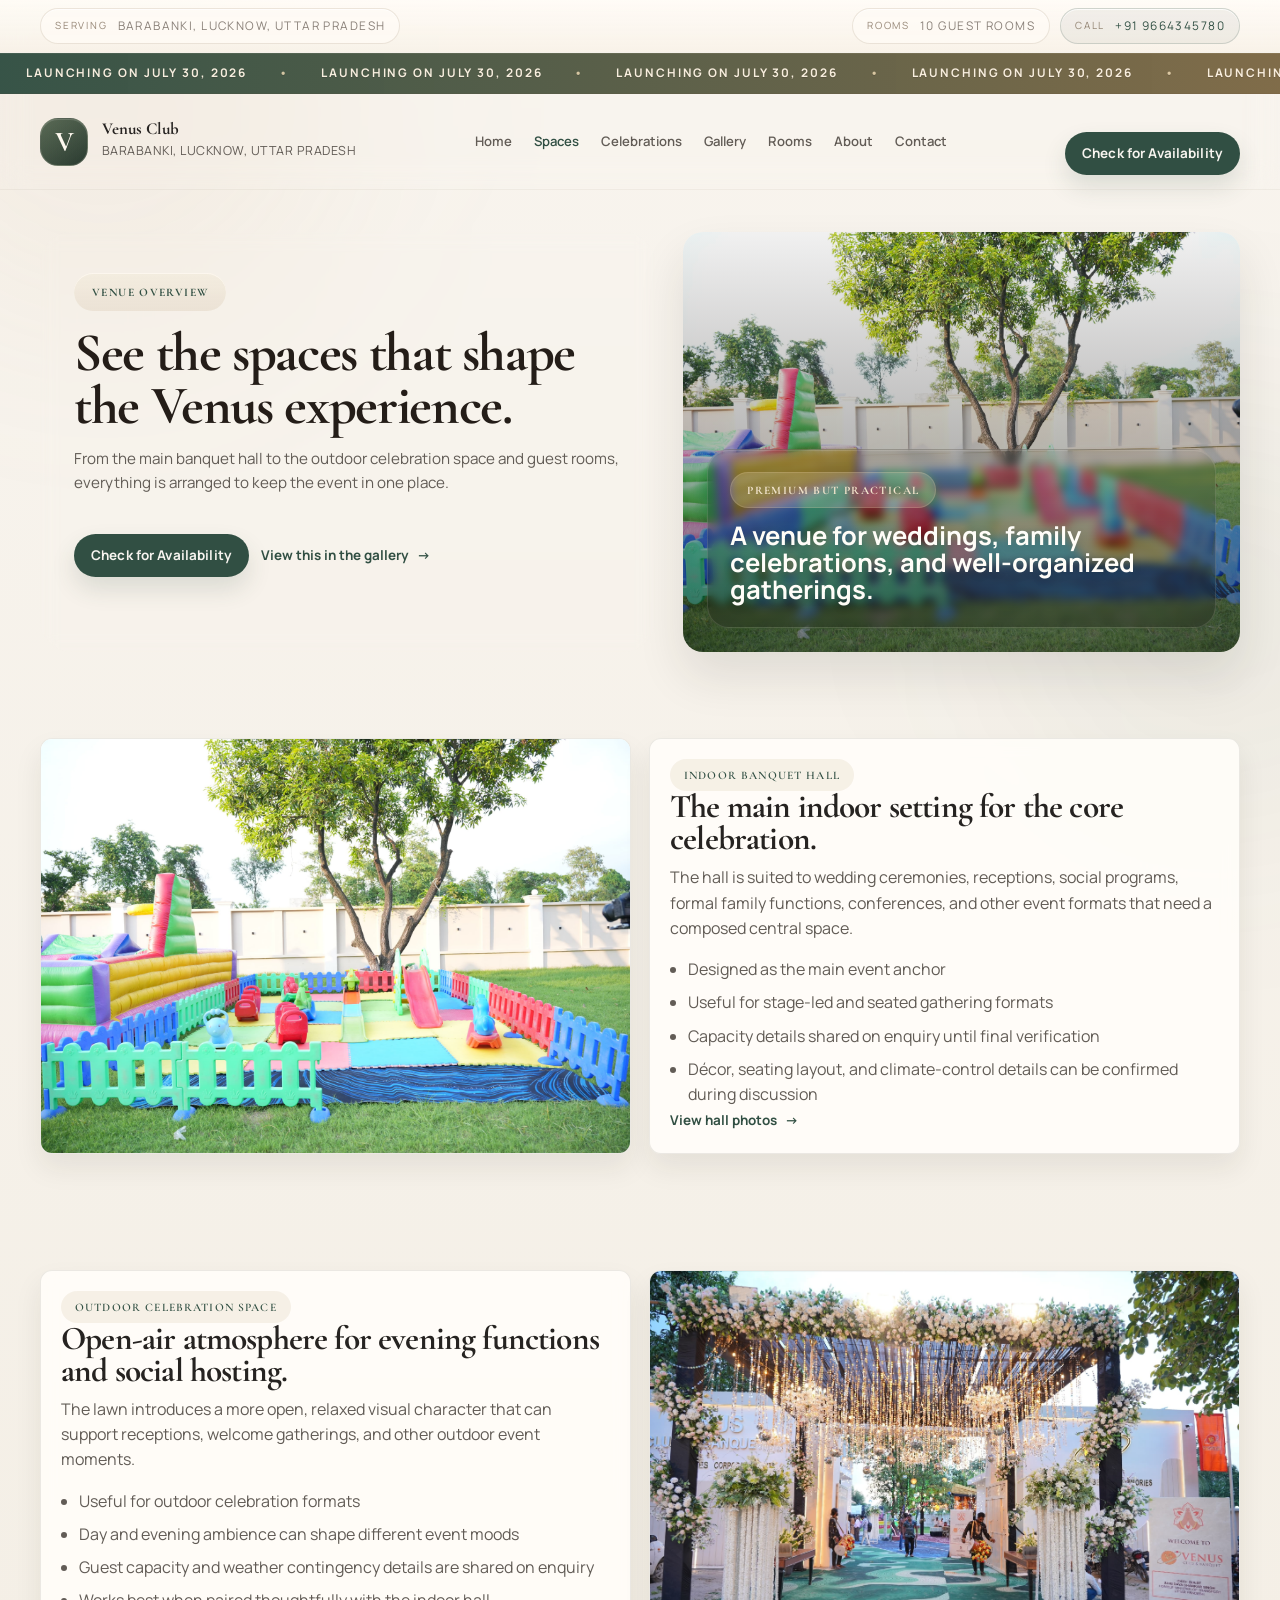
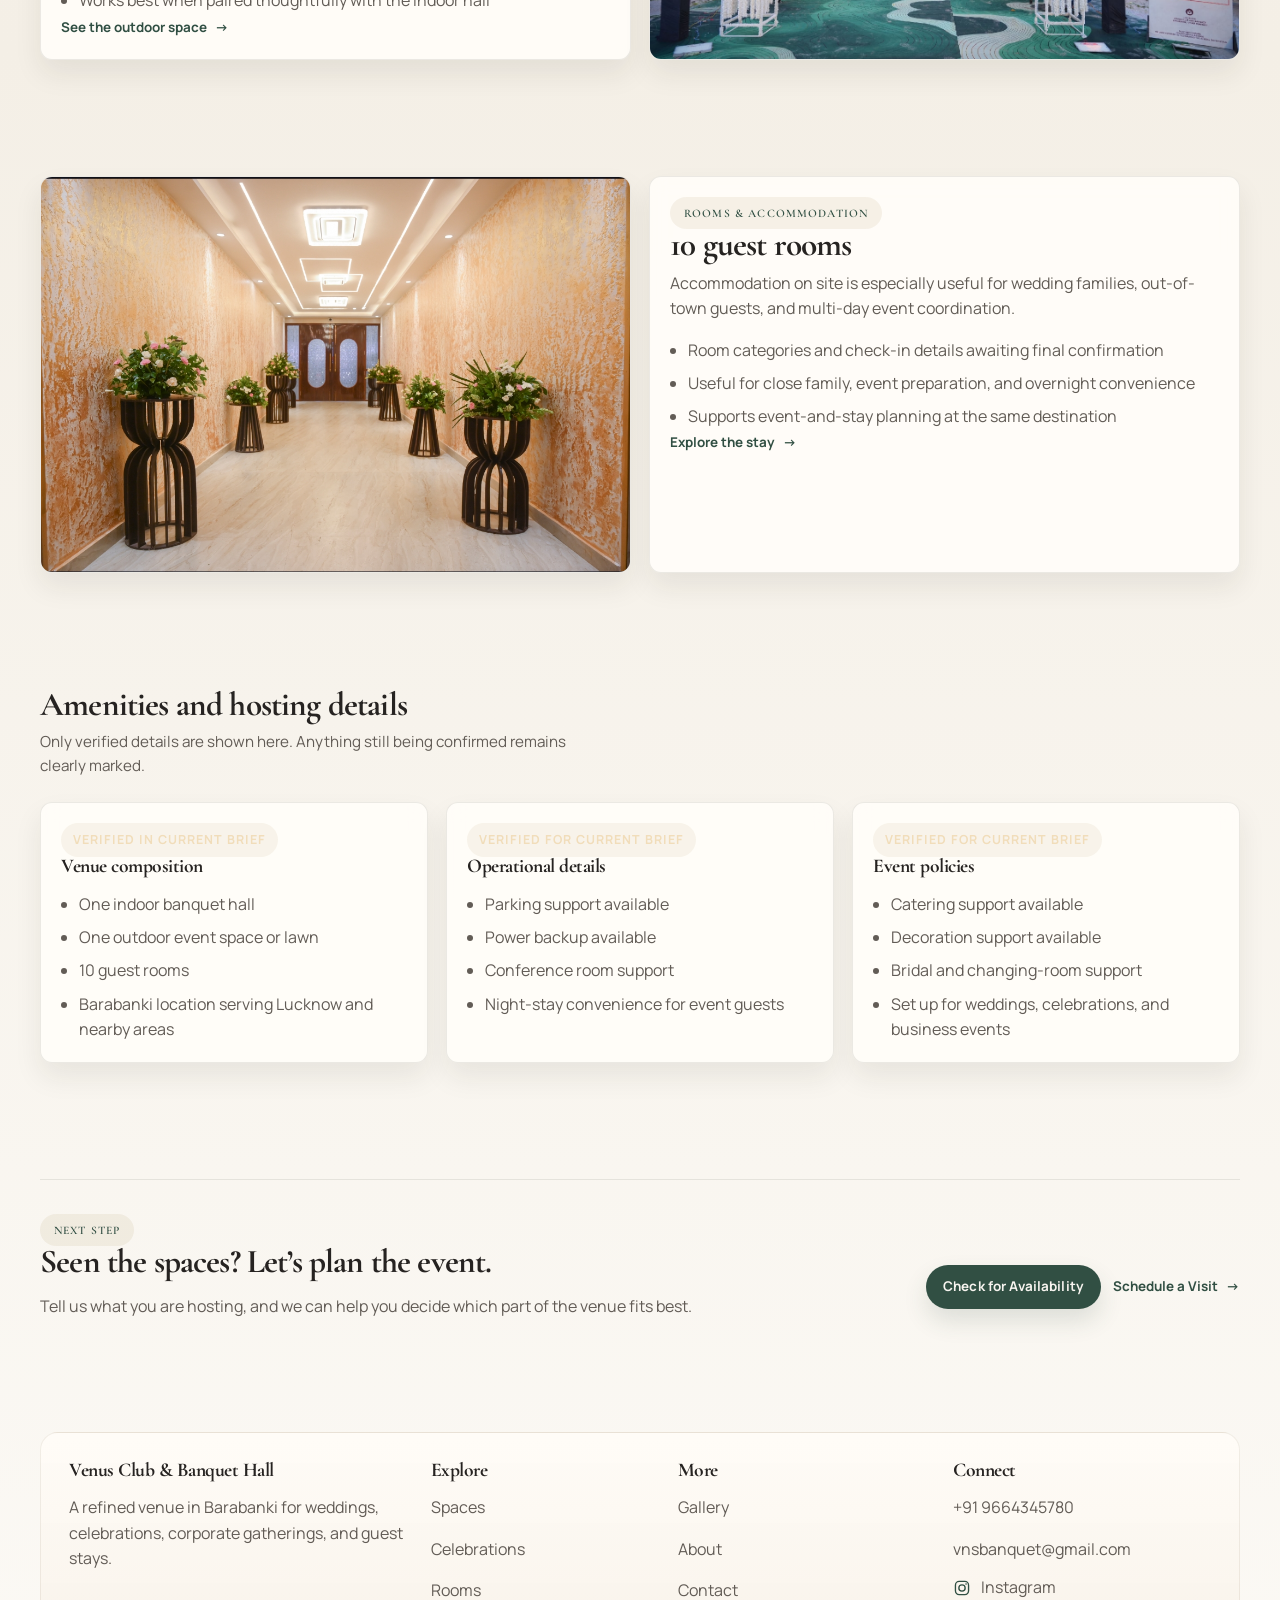
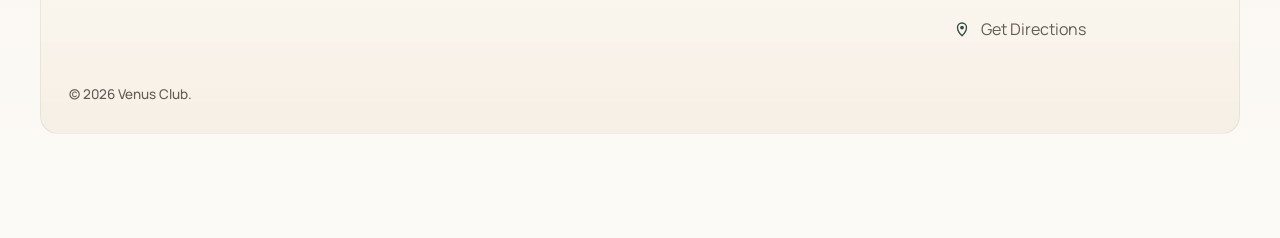
<file: venue.html>
<!DOCTYPE html>
<html lang="en">
  <head>
    <meta charset="UTF-8" />
    <meta name="viewport" content="width=device-width, initial-scale=1.0" />
    <title>Banquet Hall, Outdoor Lawn &amp; Event Venue in Barabanki near Lucknow | Venus Club</title>
    <meta
      name="description"
      content="Explore the Venus Club venue in Barabanki near Lucknow, including the banquet hall, outdoor lawn, 10 guest rooms, parking, catering, decoration support, and business-event hosting."
    />
    <meta
      name="keywords"
      content="Venus Club, Venus Banquet, Venus Outdoor Lawn, Club, Outdoor, Event, Business Event, Venue, Marriage Hall, Banquet Hall, Wedding Venue, Event Venue, Barabanki, Lucknow"
    />
    <link rel="canonical" href="https://venusbbk.com/venue.html" />
    <meta property="og:type" content="article" />
    <meta property="og:title" content="Banquet Hall, Outdoor Lawn &amp; Event Venue in Barabanki near Lucknow | Venus Club" />
    <meta
      property="og:description"
      content="See the banquet hall, outdoor celebration space, guest accommodation, and event-support amenities at Venus Club in Barabanki near Lucknow."
    />
    <meta property="og:url" content="https://venusbbk.com/venue.html" />
    <meta property="og:site_name" content="Venus Club &amp; Banquet Hall" />
    <meta property="og:image" content="https://venusbbk.com/venus-hall-grand.jpeg" />
    <meta property="og:image:alt" content="Banquet hall interior at Venus Club in Barabanki" />
    <meta name="twitter:card" content="summary_large_image" />
    <meta name="twitter:title" content="Banquet Hall, Outdoor Lawn &amp; Event Venue in Barabanki near Lucknow | Venus Club" />
    <meta
      name="twitter:description"
      content="Explore the main banquet hall, outdoor lawn, and event layout at Venus Club for weddings, celebrations, and business events."
    />
    <meta name="twitter:image" content="https://venusbbk.com/venus-hall-grand.jpeg" />
    <script type="application/ld+json">
      {
        "@context": "https://schema.org",
        "@type": "WebPage",
        "name": "Banquet Hall, Outdoor Lawn & Event Venue in Barabanki near Lucknow | Venus Club",
        "url": "https://venusbbk.com/venue.html",
        "description": "Details about the banquet hall, lawn event space, and guest accommodation support at Venus Club in Barabanki.",
        "isPartOf": {
          "@type": "WebSite",
          "url": "https://venusbbk.com/"
        },
        "breadcrumb": {
          "@type": "BreadcrumbList",
          "itemListElement": [
            {
              "@type": "ListItem",
              "position": 1,
              "name": "Home",
              "item": "https://venusbbk.com/"
            },
            {
              "@type": "ListItem",
              "position": 2,
              "name": "The Venue",
              "item": "https://venusbbk.com/venue.html"
            }
          ]
        }
      }
    </script>
    <link rel="preconnect" href="https://fonts.googleapis.com" />
    <link rel="preconnect" href="https://fonts.gstatic.com" crossorigin />
    <link
      href="https://fonts.googleapis.com/css2?family=Cormorant+Garamond:wght@500;600;700&amp;family=Manrope:wght@400;500;600;700;800&amp;display=swap"
      rel="stylesheet"
    />
    <link rel="stylesheet" href="styles.css?v=20260719b" />
  </head>
  <body>
    <div class="shell">
      <header class="topbar">
        <div class="topbar-meta">
          <div class="topbar-meta__inner">
            <div class="meta-cluster">
              <span class="meta-chip">
                <span class="meta-chip__label">Serving</span>
                <span data-site-area></span>
              </span>
            </div>
            <div class="meta-cluster">
              <span class="meta-chip">
                <span class="meta-chip__label">Rooms</span>
                <span data-site-room-count></span>
              </span>
              <a class="meta-chip meta-chip--accent" data-phone-link href="#">
                <span class="meta-chip__label">Call</span>
                <span data-site-phone></span>
              </a>
            </div>
          </div>
        </div>
        <div class="launch-banner" aria-label="Launch announcement">
          <div class="launch-banner__marquee">
            <div class="launch-banner__track"></div>
            <div class="launch-banner__track" aria-hidden="true"></div>
          </div>
        </div>
        <div class="topbar__inner">
          <a class="brand" href="index.html">
            <div class="brand__mark">V</div>
            <div class="brand__text">
              <strong data-site-short></strong>
              <span data-site-area></span>
            </div>
          </a>
          <nav class="nav" aria-label="Primary">
            <a href="index.html">Home</a>
            <a class="is-current" href="venue.html">Spaces</a>
            <a href="celebrations.html">Celebrations</a>
            <a href="gallery.html">Gallery</a>
            <a href="stay.html">Rooms</a>
            <a href="about.html">About</a>
            <a href="contact.html">Contact</a>
          </nav>
          <div class="nav-cta">
            <a class="button" href="contact.html">Check Availability</a>
          </div>
          <button class="menu-button" type="button" data-menu-toggle aria-expanded="false">Menu</button>
        </div>
        <div class="mobile-nav" hidden data-mobile-nav>
          <a href="index.html">Home</a>
          <a href="venue.html">Spaces</a>
          <a href="celebrations.html">Celebrations</a>
          <a href="gallery.html">Gallery</a>
          <a href="stay.html">Rooms</a>
          <a href="about.html">About</a>
          <a href="contact.html">Contact</a>
          <a href="contact.html">Check Availability</a>
        </div>
      </header>

      <main>
        <section class="page-hero">
          <div class="page-hero__copy hero-card">
            <span class="eyebrow">Venue overview</span>
            <h1>See the spaces that shape the Venus experience.</h1>
            <p>
              From the main banquet hall to the outdoor celebration space and guest rooms,
              everything is arranged to keep the event in one place.
            </p>
            <div class="cta-row">
              <a class="button" href="contact.html">Check Availability</a>
              <a class="text-link" href="gallery.html">View this in the gallery</a>
            </div>
          </div>
          <div class="page-hero__visual hero-visual--venue">
            <div class="hero-overlay">
              <span class="eyebrow">Premium but practical</span>
              <strong>
                A venue for weddings, family celebrations, and well-organized gatherings.
              </strong>
            </div>
          </div>
        </section>

        <section class="section">
          <div class="detail-grid">
            <article class="detail-card detail-card--visual">
              <img src="venus-hall-grand.jpeg" alt="Main banquet hall interior at Venus Club" />
            </article>
            <article class="detail-card">
              <span class="eyebrow">Indoor Banquet Hall</span>
              <h2>The main indoor setting for the core celebration.</h2>
              <p>
                The hall is suited to wedding ceremonies, receptions, social programs,
                formal family functions, conferences, and other event formats that need a
                composed central space.
              </p>
              <ul class="bullet-list">
                <li>Designed as the main event anchor</li>
                <li>Useful for stage-led and seated gathering formats</li>
                <li>Capacity details shared on enquiry until final verification</li>
                <li>Décor, seating layout, and climate-control details can be confirmed during discussion</li>
              </ul>
              <a class="text-link" href="gallery.html">View hall photos</a>
            </article>
          </div>
        </section>

        <section class="section">
          <div class="detail-grid">
            <article class="detail-card">
              <span class="eyebrow">Outdoor Celebration Space</span>
              <h2>Open-air atmosphere for evening functions and social hosting.</h2>
              <p>
                The lawn introduces a more open, relaxed visual character that can support
                receptions, welcome gatherings, and other outdoor event moments.
              </p>
              <ul class="bullet-list">
                <li>Useful for outdoor celebration formats</li>
                <li>Day and evening ambience can shape different event moods</li>
                <li>Guest capacity and weather contingency details are shared on enquiry</li>
                <li>Works best when paired thoughtfully with the indoor hall</li>
              </ul>
              <a class="text-link" href="gallery.html">See the outdoor space</a>
            </article>
            <article class="detail-card detail-card--visual">
              <img src="venus-entrance-floral.jpeg" alt="Decorated outdoor arrival setting at Venus Club for events" />
            </article>
          </div>
        </section>

        <section class="section">
          <div class="detail-grid">
            <article class="detail-card detail-card--visual">
              <img src="venus-corridor.jpeg" alt="Venue hospitality support for guest accommodation" />
            </article>
            <article class="detail-card">
              <span class="eyebrow">Rooms &amp; Accommodation</span>
              <h2 data-site-room-count></h2>
              <p>
                Accommodation on site is especially useful for wedding families,
                out-of-town guests, and multi-day event coordination.
              </p>
              <ul class="bullet-list">
                <li>Room categories and check-in details awaiting final confirmation</li>
                <li>Useful for close family, event preparation, and overnight convenience</li>
                <li>Supports event-and-stay planning at the same destination</li>
              </ul>
              <a class="text-link" href="stay.html">Explore the stay</a>
            </article>
          </div>
        </section>

        <section class="section">
          <div class="section-heading">
            <div>
              <h2>Amenities and hosting details</h2>
              <p>
                Only verified details are shown here. Anything still being confirmed remains clearly marked.
              </p>
            </div>
          </div>
          <div class="amenity-grid">
            <article class="glass-card">
              <span class="status-pill">Verified in current brief</span>
              <h3>Venue composition</h3>
              <ul class="amenity-list">
                <li>One indoor banquet hall</li>
                <li>One outdoor event space or lawn</li>
                <li data-site-room-count></li>
                <li>Barabanki location serving Lucknow and nearby areas</li>
              </ul>
            </article>
            <article class="glass-card">
              <span class="status-pill">Verified for current brief</span>
              <h3>Operational details</h3>
              <ul class="amenity-list">
                <li>Parking support available</li>
                <li>Power backup available</li>
                <li>Conference room support</li>
                <li>Night-stay convenience for event guests</li>
              </ul>
            </article>
            <article class="glass-card">
              <span class="status-pill">Verified for current brief</span>
              <h3>Event policies</h3>
              <ul class="amenity-list">
                <li>Catering support available</li>
                <li>Decoration support available</li>
                <li>Bridal and changing-room support</li>
                <li>Set up for weddings, celebrations, and business events</li>
              </ul>
            </article>
          </div>
        </section>

        <section class="section">
          <div class="closing-panel">
            <div>
              <span class="eyebrow">Next step</span>
              <h2>Seen the spaces? Let’s plan the event.</h2>
              <p>Tell us what you are hosting, and we can help you decide which part of the venue fits best.</p>
            </div>
            <div class="button-row">
              <a class="button" href="contact.html">Check Availability</a>
              <a class="text-link" href="contact.html#schedule-visit">Schedule a Visit</a>
            </div>
          </div>
        </section>
      </main>

      <footer class="footer">
        <div class="footer__inner">
          <div class="footer__grid">
            <div>
              <h3 data-site-business></h3>
              <p data-site-hero></p>
            </div>
            <div>
              <h3>Explore</h3>
              <p><a href="venue.html">Spaces</a></p>
              <p><a href="celebrations.html">Celebrations</a></p>
              <p><a href="stay.html">Rooms</a></p>
            </div>
            <div>
              <h3>More</h3>
              <p><a href="gallery.html">Gallery</a></p>
              <p><a href="about.html">About</a></p>
              <p><a href="contact.html">Contact</a></p>
            </div>
            <div>
              <h3>Connect</h3>
              <p><a data-phone-link href="#"><span data-site-phone></span></a></p>
              <p><a data-email-link href="#"><span data-site-email></span></a></p>
              <p><a class="link-with-icon" data-instagram-link href="#" target="_blank" rel="noreferrer"><span class="link-icon" aria-hidden="true"><svg viewBox="0 0 24 24" focusable="false"><rect x="3.25" y="3.25" width="17.5" height="17.5" rx="5"></rect><circle cx="12" cy="12" r="4.2"></circle><circle cx="17.4" cy="6.6" r="1.1" class="link-icon__fill"></circle></svg></span><span>Instagram</span></a></p>
              <p><a class="link-with-icon" data-map-link href="#" target="_blank" rel="noreferrer"><span class="link-icon" aria-hidden="true"><svg viewBox="0 0 24 24" focusable="false"><path d="M12 21s6-5.58 6-11a6 6 0 1 0-12 0c0 5.42 6 11 6 11Z"></path><circle cx="12" cy="10" r="2.5" class="link-icon__fill"></circle></svg></span><span>Get Directions</span></a></p>
            </div>
          </div>
          <p class="note" style="margin-top: 22px;">© <span id="year"></span> <span data-site-short></span>.</p>
        </div>
      </footer>
    </div>

    <div class="sticky-actions-wrap">
      <div class="sticky-actions">
        <a data-phone-link href="#">Call</a>
        <a data-whatsapp-link href="#">WhatsApp</a>
        <a href="contact.html">Enquire</a>
      </div>
    </div>

    <script src="site-data.js?v=20260719b"></script>
    <script src="app.js?v=20260719b"></script>
  </body>
</html>
</file>
<file: styles.css>
:root {
  --bg: #f8f4ee;
  --bg-soft: #f2ece2;
  --panel: rgba(255, 253, 249, 0.92);
  --panel-strong: rgba(255, 253, 249, 0.97);
  --panel-solid: #fffdf9;
  --card-light: #f6f0e7;
  --text: #262321;
  --text-soft: #625c56;
  --text-muted: #8a8179;
  --text-dark: #1d1b19;
  --line: rgba(117, 113, 101, 0.14);
  --line-strong: rgba(117, 113, 101, 0.24);
  --brand: #314f43;
  --brand-deep: #21362d;
  --accent: #b79b6b;
  --accent-soft: #e2d4ba;
  --earth: #7d7468;
  --success: #5f8a6e;
  --danger: #c85b4a;
  --warning: #a06b12;
  --shadow-xl: 0 24px 48px rgba(35, 32, 29, 0.11);
  --shadow-lg: 0 14px 28px rgba(35, 32, 29, 0.08);
  --radius-xl: 32px;
  --radius-lg: 24px;
  --radius-md: 18px;
  --radius-sm: 14px;
  --content: 1200px;
}

* {
  box-sizing: border-box;
}

html {
  scroll-behavior: smooth;
}

body {
  margin: 0;
  min-width: 320px;
  background:
    linear-gradient(180deg, #f8f4ee 0%, #f4efe6 48%, #fcfaf6 100%);
  color: var(--text);
  font-family: "Manrope", "Segoe UI", sans-serif;
  line-height: 1.58;
}

body.has-lightbox {
  overflow: hidden;
}

body.has-launch-popup {
  overflow: hidden;
}

a {
  color: inherit;
  text-decoration: none;
}

img {
  display: block;
  max-width: 100%;
}

button,
input,
select,
textarea {
  font: inherit;
}

button {
  cursor: pointer;
}

:focus-visible {
  outline: 2px solid var(--accent);
  outline-offset: 2px;
}

.shell {
  position: relative;
  min-height: 100vh;
  overflow: clip;
}

.shell::before,
.shell::after {
  content: "";
  position: fixed;
  inset: auto;
  width: 34vw;
  height: 34vw;
  border-radius: 50%;
  filter: blur(110px);
  pointer-events: none;
  z-index: 0;
}

.shell::before {
  top: -10vw;
  left: -9vw;
  background: rgba(183, 155, 107, 0.08);
}

.shell::after {
  right: -12vw;
  bottom: 8vh;
  background: rgba(49, 79, 67, 0.05);
}

.topbar,
.section,
.footer__inner,
.hero,
.page-hero,
.sticky-actions,
.notice-strip,
.split-feature,
.metrics-band,
.gallery-shell {
  position: relative;
  z-index: 1;
  width: min(calc(100% - 32px), var(--content));
  margin: 0 auto;
}

.topbar {
  position: sticky;
  top: 0;
  z-index: 40;
  width: 100%;
  border-bottom: 1px solid rgba(140, 122, 98, 0.08);
  backdrop-filter: blur(14px);
  transition: background 180ms ease, border-color 180ms ease, box-shadow 180ms ease;
}

.topbar.is-scrolled {
  background: rgba(251, 248, 243, 0.92);
  border-color: rgba(140, 122, 98, 0.12);
  box-shadow: 0 10px 22px rgba(35, 32, 29, 0.08);
}

.topbar-meta {
  border-bottom: 1px solid rgba(140, 122, 98, 0.08);
  background: linear-gradient(180deg, rgba(255, 252, 247, 0.92), rgba(248, 242, 232, 0.88));
  color: var(--text-muted);
  font-size: 0.74rem;
  letter-spacing: 0.12em;
  text-transform: uppercase;
}

.topbar-meta__inner,
.topbar__inner {
  width: min(calc(100% - 32px), var(--content));
  margin: 0 auto;
}

.topbar-meta__inner {
  min-height: 52px;
  display: flex;
  align-items: center;
  justify-content: space-between;
  gap: 18px;
}

.meta-cluster {
  display: flex;
  align-items: center;
  gap: 10px;
  flex-wrap: wrap;
}

.topbar-meta a {
  color: var(--brand);
}

.meta-chip {
  display: inline-flex;
  align-items: center;
  gap: 10px;
  min-height: 34px;
  padding: 8px 14px;
  border: 1px solid rgba(152, 126, 96, 0.18);
  border-radius: 999px;
  background: rgba(255, 251, 245, 0.72);
  box-shadow: inset 0 1px 0 rgba(255, 255, 255, 0.75);
  white-space: nowrap;
}

.meta-chip__label {
  color: rgba(111, 92, 71, 0.72);
  letter-spacing: 0.18em;
  font-size: 0.62rem;
}

.meta-chip--accent {
  border-color: rgba(49, 79, 67, 0.18);
  background: rgba(49, 79, 67, 0.06);
  color: var(--brand);
}

.meta-chip--accent:hover {
  background: rgba(49, 79, 67, 0.1);
}

.launch-banner {
  position: relative;
  overflow: hidden;
  min-height: 40px;
  border-bottom: 1px solid rgba(98, 70, 48, 0.1);
  background:
    linear-gradient(90deg, rgba(47, 77, 65, 0.96), rgba(120, 99, 63, 0.94));
  box-shadow: inset 0 1px 0 rgba(255, 241, 219, 0.08);
}

.launch-banner__marquee {
  display: flex;
  width: max-content;
  min-width: 100%;
  animation: launchBannerMarquee 28s linear infinite;
}

.launch-banner:hover .launch-banner__marquee,
.launch-banner:focus-within .launch-banner__marquee {
  animation-play-state: paused;
}

.launch-banner__track {
  display: flex;
  align-items: center;
  gap: 32px;
  min-height: 40px;
  padding-left: 26px;
  padding-right: 26px;
  color: rgba(255, 245, 229, 0.96);
  font-size: 0.74rem;
  font-weight: 700;
  letter-spacing: 0.16em;
  text-transform: uppercase;
  white-space: nowrap;
  flex: 0 0 auto;
  text-shadow: 0 1px 0 rgba(34, 20, 16, 0.16);
}

.launch-banner__track span::after {
  content: "•";
  margin-left: 32px;
  color: rgba(248, 226, 186, 0.8);
}

@keyframes launchBannerMarquee {
  from {
    transform: translateX(0);
  }
  to {
    transform: translateX(-50%);
  }
}

.topbar__inner {
  display: grid;
  grid-template-columns: auto minmax(0, 1fr) auto;
  align-items: center;
  gap: 28px;
  padding: 14px 0;
}

.brand {
  display: flex;
  align-items: center;
  gap: 14px;
  min-width: 0;
}

.brand__mark {
  width: 48px;
  height: 48px;
  border-radius: 18px;
  display: grid;
  place-items: center;
  color: #fff9f0;
  background:
    linear-gradient(145deg, rgba(184, 154, 105, 0.22), rgba(184, 154, 105, 0.04)),
    linear-gradient(145deg, #3f5c4f, #24362d);
  border: 1px solid rgba(255, 245, 230, 0.16);
  box-shadow: inset 0 1px 0 rgba(255, 255, 255, 0.14);
  font-family: "Cormorant Garamond", Georgia, serif;
  font-size: 1.8rem;
  font-weight: 700;
}

.brand__text strong,
.eyebrow,
h1,
h2,
h3,
.display-copy,
.quote-line {
  font-family: "Cormorant Garamond", Georgia, serif;
}

.brand__text strong {
  display: block;
  font-size: 1.05rem;
  line-height: 1;
}

.brand__text span {
  color: var(--text-soft);
  font-size: 0.78rem;
  letter-spacing: 0.04em;
  text-transform: uppercase;
}

.nav {
  display: flex;
  align-items: center;
  gap: 22px;
  justify-self: center;
  min-width: 0;
}

.nav a {
  color: var(--text-soft);
  font-size: 0.82rem;
  font-weight: 600;
  white-space: nowrap;
  transition: color 160ms ease;
}

.nav a:hover,
.nav a.is-current {
  color: var(--brand);
}

.nav-cta {
  display: flex;
  align-items: center;
  gap: 16px;
  justify-self: end;
}

.text-link {
  display: inline-flex;
  align-items: center;
  gap: 8px;
  color: var(--brand);
  font-size: 0.84rem;
  font-weight: 700;
}

.text-link::after {
  content: "→";
}

.menu-button {
  display: none;
  border: 1px solid var(--line);
  background: rgba(255, 253, 249, 0.72);
  color: var(--text);
  border-radius: 999px;
  padding: 10px 15px;
  font-size: 0.88rem;
  font-weight: 700;
}

.mobile-nav {
  display: none;
}

.mobile-nav a {
  color: var(--text-soft);
  padding: 10px 0;
  border-bottom: 1px solid rgba(255, 245, 230, 0.08);
}

.hero,
.page-hero {
  display: grid;
  grid-template-columns: 1.05fr 0.95fr;
  gap: 28px;
  align-items: stretch;
  padding: 42px 0 28px;
}

.hero {
  align-items: center;
  padding-top: 10px;
}

.hero-card,
.panel,
.glass-card,
.contact-card,
.faq-card,
.timeline-card,
.quote-card,
.story-card,
.space-card,
.gallery-note,
.form-shell,
.detail-card,
.promo-card {
  background: var(--panel);
  border: 1px solid var(--line);
  box-shadow: var(--shadow-lg);
  backdrop-filter: blur(8px);
}

.hero-card,
.page-hero__copy {
  display: flex;
  flex-direction: column;
  justify-content: center;
  padding: 34px;
  border-radius: var(--radius-xl);
  background: transparent;
  border: 0;
  box-shadow: none;
}

.hero-card {
  justify-content: center;
  padding-top: 0;
}

.eyebrow {
  display: inline-flex;
  align-items: center;
  gap: 8px;
  width: fit-content;
  padding: 7px 14px;
  border-radius: 999px;
  background: rgba(183, 154, 104, 0.12);
  color: var(--brand);
  font-size: 0.72rem;
  font-weight: 600;
  letter-spacing: 0.1em;
  text-transform: uppercase;
}

.hero-card > .eyebrow {
  padding: 10px 18px;
  background: linear-gradient(180deg, rgba(243, 236, 223, 0.96), rgba(234, 225, 211, 0.92));
  color: var(--brand);
  font-weight: 700;
  letter-spacing: 0.12em;
  box-shadow: inset 0 1px 0 rgba(255, 250, 243, 0.78);
}

h1,
h2,
h3 {
  margin: 0;
  line-height: 0.96;
  letter-spacing: -0.025em;
}

h1 {
  margin-top: 16px;
  font-size: clamp(2.7rem, 4.25vw, 4.45rem);
  color: #241d18;
}

h2 {
  font-size: clamp(1.8rem, 2.6vw, 2.8rem);
}

h3 {
  font-size: clamp(1.22rem, 1.5vw, 1.6rem);
}

p,
li {
  color: var(--text-soft);
}

.lead,
.hero-card p,
.page-hero__copy p,
.section-heading p {
  font-size: 0.95rem;
  max-width: 62ch;
}

.display-copy {
  margin: 14px 0 8px;
  font-size: clamp(1.35rem, 1.7vw, 1.7rem);
  line-height: 1.08;
  color: var(--text-dark);
}

.hero-tagline {
  margin: 20px 0 10px;
  font-size: clamp(1.2rem, 1.55vw, 1.55rem);
  color: #8e734d;
  line-height: 1.22;
  font-weight: 500;
}

.hero-tagline span {
  color: #d6c19a;
}

.button-row,
.cta-row,
.nav-cta {
  display: flex;
  flex-wrap: wrap;
  gap: 12px;
  margin-top: 24px;
}

.button,
.button-secondary,
.button-ghost,
.filter-button {
  display: inline-flex;
  align-items: center;
  justify-content: center;
  gap: 10px;
  min-height: 42px;
  padding: 10px 16px;
  border-radius: 999px;
  border: 1px solid transparent;
  font-size: 0.84rem;
  font-weight: 700;
  letter-spacing: 0.01em;
  transition:
    transform 160ms ease,
    background 160ms ease,
    border-color 160ms ease,
    box-shadow 160ms ease,
    color 160ms ease;
}

.button {
  background: var(--brand);
  color: #f7f4ef;
  box-shadow: 0 12px 24px rgba(49, 79, 67, 0.14);
}

.button-secondary {
  background: linear-gradient(135deg, #445e53 0%, #31473f 100%);
  color: #fff;
  box-shadow: 0 12px 26px rgba(49, 79, 67, 0.14);
}

.button-ghost,
.filter-button {
  background: rgba(255, 253, 249, 0.76);
  border-color: var(--line);
  color: var(--text);
}

.button:hover,
.button-secondary:hover,
.button-ghost:hover,
.filter-button:hover,
.filter-button.is-active {
  transform: translateY(-1px);
}

.filter-button.is-active {
  background: rgba(49, 79, 67, 0.1);
  border-color: rgba(49, 79, 67, 0.24);
  color: var(--brand);
}

.hero-visual,
.page-hero__visual {
  position: relative;
  min-height: 520px;
  border-radius: 20px;
  overflow: hidden;
  box-shadow: var(--shadow-xl);
  background:
    linear-gradient(180deg, rgba(19, 15, 11, 0.03), rgba(19, 15, 11, 0.22)),
    url("venus-entrance-floral.jpeg") center/cover;
}

.page-hero__visual {
  min-height: 420px;
}

.hero-visual--venue,
.hero-visual--celebrations,
.hero-visual--stay,
.hero-visual--about,
.hero-visual--contact {
  background:
    linear-gradient(180deg, rgba(13, 11, 10, 0.06), rgba(13, 11, 10, 0.52)),
    url("venus-hall-grand.jpeg") center/cover;
}

.hero-visual--gallery {
  background:
    linear-gradient(180deg, rgba(13, 11, 10, 0.06), rgba(13, 11, 10, 0.48)),
    url("venus-entrance-arch.jpeg") center/cover;
}

.hero-overlay {
  position: absolute;
  inset: auto 24px 24px 24px;
  padding: 22px 22px 24px;
  border-radius: 22px;
  background: linear-gradient(180deg, rgba(21, 20, 18, 0.08), rgba(21, 20, 18, 0.28));
  border: 1px solid rgba(255, 245, 230, 0.12);
  box-shadow: inset 0 1px 0 rgba(255, 247, 232, 0.12);
  backdrop-filter: blur(4px);
}

.hero-overlay .eyebrow {
  padding: 8px 16px;
  background: rgba(247, 238, 219, 0.18);
  color: #f2e5cd;
  font-weight: 700;
  letter-spacing: 0.12em;
  border: 1px solid rgba(243, 215, 168, 0.18);
}

.hero-overlay strong {
  display: block;
  margin-top: 14px;
  font-size: clamp(1.55rem, 2vw, 2.15rem);
  line-height: 1.06;
  color: #fffdf8;
  text-shadow: 0 2px 10px rgba(0, 0, 0, 0.12);
}

.metrics-grid,
.detail-grid,
.pill-row,
.filter-row,
.gallery-grid,
.story-grid,
.faq-grid,
.contact-grid,
.occasion-grid,
.amenity-grid,
.value-grid,
.stay-grid,
.timeline,
.footer__grid {
  display: grid;
  gap: 18px;
}

.hero-facts {
  grid-template-columns: repeat(2, 1fr);
  margin-top: 20px;
}

.hero-facts span,
.metric {
  padding: 13px 14px;
  border-radius: 18px;
  background: rgba(255, 250, 242, 0.05);
  border: 1px solid rgba(255, 245, 230, 0.08);
  color: var(--text-soft);
  font-size: 0.8rem;
}

.hero-facts strong,
.metric strong {
  display: block;
  color: #fff2dc;
  font-size: 0.88rem;
  margin-bottom: 4px;
}

.section {
  padding: 58px 0;
}

.section-heading {
  display: flex;
  align-items: end;
  justify-content: space-between;
  gap: 20px;
  margin-bottom: 24px;
}

.section-heading p {
  margin: 10px 0 0;
}

.notice-strip {
  display: grid;
  grid-template-columns: 1.1fr 0.9fr;
  gap: 20px;
  align-items: center;
  margin-top: 6px;
  padding: 16px 20px;
  border-radius: 18px;
  background:
    linear-gradient(135deg, rgba(67, 22, 27, 0.98), rgba(111, 46, 54, 0.9)),
    linear-gradient(135deg, rgba(184, 154, 105, 0.08), rgba(184, 154, 105, 0.04));
  border: 1px solid rgba(255, 245, 230, 0.12);
  box-shadow: var(--shadow-lg);
}

.notice-strip strong {
  display: block;
  margin-bottom: 5px;
  font-size: clamp(1.15rem, 1.6vw, 1.5rem);
  color: #fff4df;
}

.split-feature,
.story-grid,
.stay-grid {
  display: grid;
  grid-template-columns: repeat(2, 1fr);
  gap: 20px;
}

.split-feature__copy,
.split-feature__visual,
.story-card,
.quote-card {
  border-radius: 16px;
  overflow: hidden;
}

.split-feature__copy,
.story-card,
.quote-card {
  padding: 22px;
}

.split-feature__copy {
  background: transparent;
  border: 0;
  box-shadow: none;
}

.split-feature__visual img,
.space-card img,
.gallery-card img,
.story-card img {
  width: 100%;
  height: 100%;
  object-fit: cover;
}

.split-feature__visual img {
  min-height: 420px;
  border-radius: 18px;
  box-shadow: var(--shadow-lg);
}

.fact-strip {
  display: grid;
  grid-template-columns: repeat(4, 1fr);
  gap: 22px;
  margin-top: 34px;
  padding-top: 26px;
  border-top: 1px solid var(--line);
}

.fact-strip--hero {
  margin-top: 0;
  padding-top: 0;
  border-top: 0;
}

.fact-inline {
  display: grid;
  gap: 6px;
}

.fact-inline strong {
  color: var(--text);
  font-size: 0.95rem;
}

.fact-inline span {
  color: var(--text-soft);
  font-size: 0.86rem;
}

.occasion-grid,
.amenity-grid,
.value-grid {
  grid-template-columns: repeat(3, 1fr);
}

.space-flow {
  display: grid;
  gap: 34px;
}

.space-feature {
  display: grid;
  grid-template-columns: 1.05fr 0.95fr;
  gap: 30px;
  align-items: center;
}

.space-feature--reverse .space-feature__media {
  order: 2;
}

.space-feature--reverse .space-feature__copy {
  order: 1;
}

.space-feature__media img {
  width: 100%;
  min-height: 360px;
  object-fit: cover;
  border-radius: 18px;
  box-shadow: var(--shadow-lg);
}

.space-feature__copy {
  max-width: 32rem;
}

.space-feature__copy p {
  margin: 12px 0 0;
}

.space-card,
.panel,
.glass-card,
.contact-card,
.faq-card,
.timeline-card,
.detail-card,
.promo-card {
  border-radius: 12px;
  overflow: hidden;
}

.space-card img {
  height: 270px;
}

.space-card__body,
.panel,
.glass-card,
.contact-card,
.faq-card,
.timeline-card,
.detail-card,
.promo-card {
  padding: 20px;
}

.space-card__body p,
.panel p,
.glass-card p,
.contact-card p,
.faq-card p,
.timeline-card p,
.detail-card p,
.promo-card p {
  margin: 10px 0 0;
}

.space-meta,
.bullet-list,
.amenity-list {
  margin: 16px 0 0;
  padding-left: 18px;
}

.space-meta li,
.bullet-list li,
.amenity-list li {
  margin-top: 8px;
}

.occasion-grid .panel,
.value-grid .glass-card {
  min-height: 100%;
}

.quote-line {
  font-size: clamp(1.2rem, 1.6vw, 1.6rem);
  line-height: 1.1;
  color: #f5e5c9;
}

.occasion-visuals {
  display: grid;
  grid-template-columns: repeat(4, 1fr);
  gap: 18px;
}

.occasion-visual img {
  width: 100%;
  height: 240px;
  object-fit: cover;
  border-radius: 16px;
  margin-bottom: 14px;
  box-shadow: var(--shadow-lg);
}

.occasion-visual h3 {
  margin-bottom: 8px;
}

.image-band {
  position: relative;
  overflow: hidden;
  border-radius: 20px;
  height: clamp(260px, 34vw, 400px);
  box-shadow: var(--shadow-lg);
}

.image-band img {
  display: block;
  width: 100%;
  height: 100%;
  object-fit: cover;
  object-position: center 44%;
}

.image-band__copy {
  position: absolute;
  inset: auto 24px 24px 24px;
  max-width: 30rem;
  padding: 20px;
  border-radius: 18px;
  background: rgba(255, 253, 249, 0.84);
  backdrop-filter: blur(6px);
}

.image-band__copy h2 {
  margin: 10px 0 0;
}

.closing-panel {
  display: grid;
  grid-template-columns: 1fr auto;
  gap: 26px;
  align-items: center;
  padding: 34px 0 0;
  border-top: 1px solid var(--line);
}

.quote-note {
  display: block;
  margin-top: 18px;
  color: var(--text-muted);
  font-size: 0.86rem;
}

.walkthrough {
  display: grid;
  grid-template-columns: 1.16fr 0.84fr;
  gap: 18px;
}

.walkthrough__stage,
.walkthrough__panel,
.form-shell,
.gallery-note {
  border-radius: 16px;
  overflow: hidden;
}

.walkthrough__stage,
.walkthrough__panel,
.form-shell,
.gallery-note {
  background: var(--panel);
  border: 1px solid var(--line);
  box-shadow: var(--shadow-lg);
}

.walkthrough__media {
  position: relative;
  min-height: 520px;
  background: #151311;
}

.walkthrough__media img {
  width: 100%;
  height: 100%;
  object-fit: cover;
}

.walkthrough__caption,
.walkthrough__panel,
.gallery-note,
.form-shell {
  padding: 20px;
}

.walkthrough__caption p,
.walkthrough__panel p {
  margin-bottom: 0;
}

.walkthrough__sidebar {
  display: grid;
  gap: 18px;
}

.tour-scenes {
  display: grid;
  gap: 12px;
  margin-top: 14px;
}

.tour-scene {
  display: grid;
  grid-template-columns: 88px 1fr;
  gap: 12px;
  align-items: center;
  width: 100%;
  border: 1px solid rgba(255, 245, 230, 0.08);
  border-radius: 12px;
  background: rgba(255, 253, 249, 0.7);
  color: var(--text);
  padding: 10px;
  text-align: left;
}

.tour-scene img {
  width: 100%;
  height: 72px;
  object-fit: cover;
  border-radius: 12px;
}

.tour-scene strong {
  display: block;
  font-size: 1rem;
  margin-bottom: 4px;
}

.tour-scene span {
  color: var(--text-soft);
  font-size: 0.82rem;
}

.tour-scene.is-active,
.tour-scene:hover {
  border-color: rgba(184, 154, 105, 0.36);
  background: rgba(184, 154, 105, 0.1);
}

.tour-hotspot {
  position: absolute;
  left: var(--x);
  top: var(--y);
  transform: translate(-50%, -50%);
  display: inline-flex;
  align-items: center;
  gap: 10px;
  padding: 10px 14px;
  border: 0;
  border-radius: 999px;
  background: rgba(18, 15, 14, 0.78);
  color: #fff4df;
  font-size: 0.8rem;
  font-weight: 700;
}

.tour-hotspot span {
  width: 11px;
  height: 11px;
  border-radius: 50%;
  background: var(--accent);
  box-shadow: 0 0 0 7px rgba(184, 154, 105, 0.16);
}

.detail-grid {
  grid-template-columns: repeat(2, 1fr);
}

.detail-card--visual {
  padding: 0;
}

.detail-card--visual img {
  width: 100%;
  height: 100%;
  min-height: 340px;
  object-fit: cover;
}

.status-pill {
  display: inline-flex;
  align-items: center;
  gap: 8px;
  padding: 7px 12px;
  border-radius: 999px;
  background: rgba(184, 154, 105, 0.1);
  color: #f1ddba;
  font-size: 0.78rem;
  font-weight: 700;
  text-transform: uppercase;
  letter-spacing: 0.08em;
}

.status-pill--muted {
  background: rgba(255, 250, 242, 0.08);
  color: var(--text-muted);
}

.filter-row {
  grid-template-columns: repeat(5, max-content);
  justify-content: start;
  margin-bottom: 20px;
}

.gallery-shell {
  padding-bottom: 12px;
}

.gallery-grid {
  grid-template-columns: repeat(3, 1fr);
}

.gallery-card {
  position: relative;
  padding: 0;
  border: 0;
  border-radius: 24px;
  overflow: hidden;
  min-height: 360px;
  background: #1a1714;
  box-shadow: var(--shadow-lg);
}

.gallery-card::after {
  content: "";
  position: absolute;
  inset: 0;
  background: linear-gradient(180deg, rgba(9, 8, 7, 0.04), rgba(9, 8, 7, 0.82));
}

.gallery-card img {
  position: absolute;
  inset: 0;
}

.gallery-card__copy,
.gallery-card__tag {
  position: relative;
  z-index: 1;
}

.gallery-card__tag {
  position: absolute;
  top: 18px;
  left: 18px;
  padding: 7px 12px;
  border-radius: 999px;
  background: rgba(18, 15, 14, 0.76);
  color: #f7e9cf;
  font-size: 0.76rem;
  font-weight: 700;
  letter-spacing: 0.08em;
  text-transform: uppercase;
}

.gallery-card__copy {
  position: absolute;
  inset: auto 20px 20px 20px;
}

.gallery-card__copy strong {
  display: block;
  color: #fff8ef;
  font-size: 1.35rem;
  font-family: "Cormorant Garamond", Georgia, serif;
}

.gallery-card__copy span {
  display: block;
  margin-top: 8px;
  color: rgba(255, 246, 232, 0.78);
  font-size: 0.9rem;
}

.gallery-note {
  margin-top: 20px;
}

.timeline {
  grid-template-columns: repeat(5, 1fr);
}

.timeline-card strong {
  display: block;
  margin-bottom: 10px;
  color: #f4e1be;
  font-size: 0.76rem;
  letter-spacing: 0.08em;
  text-transform: uppercase;
}

.story-card {
  background:
    linear-gradient(180deg, rgba(255, 255, 255, 0.92), rgba(249, 243, 234, 0.96));
  border: 1px solid rgba(169, 142, 106, 0.16);
  box-shadow: 0 16px 40px rgba(107, 84, 58, 0.1);
}

.story-card .eyebrow {
  background: linear-gradient(180deg, rgba(244, 236, 223, 0.98), rgba(235, 225, 209, 0.94));
  color: var(--brand);
}

.story-card h3 {
  color: #2d241d;
}

.story-card p {
  color: rgba(75, 61, 47, 0.82);
}

.story-card img {
  min-height: 320px;
}

.stay-grid .story-card,
.split-feature__copy,
.split-feature__visual {
  min-height: 100%;
}

.contact-grid,
.faq-grid {
  grid-template-columns: repeat(2, 1fr);
}

.contact-card ul {
  margin: 14px 0 0;
  padding-left: 18px;
}

.contact-detail-list {
  display: grid;
  gap: 16px;
  margin-top: 18px;
}

.contact-detail {
  display: grid;
  gap: 6px;
  padding-bottom: 14px;
  border-bottom: 1px solid rgba(140, 122, 98, 0.12);
}

.contact-detail:last-child {
  padding-bottom: 0;
  border-bottom: 0;
}

.contact-detail__label {
  color: rgba(126, 100, 74, 0.82);
  font-size: 0.72rem;
  font-weight: 700;
  letter-spacing: 0.14em;
  text-transform: uppercase;
}

.contact-detail__value {
  margin: 0;
  color: var(--text);
  font-size: 1.02rem;
  line-height: 1.55;
}

.contact-direction-link {
  display: inline-flex;
  align-items: center;
  gap: 10px;
  margin-top: 22px;
  padding: 11px 16px;
  border-radius: 999px;
  background: rgba(49, 79, 67, 0.08);
  color: var(--brand);
  font-size: 0.86rem;
  font-weight: 700;
  letter-spacing: 0.01em;
}

.contact-direction-link:hover {
  background: rgba(49, 79, 67, 0.12);
}

.form-shell h3,
.contact-card h3,
.faq-card h3,
.story-card h3,
.panel h3,
.glass-card h3,
.detail-card h3,
.promo-card h3 {
  color: var(--text);
}

.form-shell p {
  margin-top: 10px;
}

.form-shell {
  background: #fffdf9;
  border-color: rgba(140, 122, 98, 0.16);
}

.form-kicker {
  max-width: 52ch;
}

.inquiry-form {
  display: grid;
  gap: 18px;
  margin-top: 22px;
}

.form-grid {
  display: grid;
  grid-template-columns: repeat(2, 1fr);
  gap: 18px 16px;
}

.form-grid--compact {
  gap: 16px 14px;
}

.field {
  display: grid;
  gap: 10px;
}

.field span {
  color: var(--text-soft);
  font-size: 0.8rem;
  font-weight: 700;
}

.field em {
  font-style: normal;
  color: var(--accent);
}

.form-note em {
  font-style: normal;
  color: var(--accent);
}

.field input,
.field select,
.field textarea {
  width: 100%;
  min-height: 54px;
  border: 1px solid rgba(140, 122, 98, 0.2);
  border-radius: 14px;
  background: #fff;
  color: var(--text);
  padding: 14px 16px;
  box-shadow: inset 0 1px 0 rgba(255, 255, 255, 0.7);
  appearance: none;
}

.field input::placeholder,
.field textarea::placeholder {
  color: rgba(109, 98, 91, 0.52);
}

.field input:focus,
.field select:focus,
.field textarea:focus {
  border-color: rgba(49, 79, 67, 0.45);
  box-shadow: 0 0 0 4px rgba(49, 79, 67, 0.1);
  outline: 0;
}

.field textarea {
  min-height: 140px;
  resize: vertical;
}

.field--full {
  grid-column: 1 / -1;
}

.field--hidden {
  position: absolute;
  left: -9999px;
  width: 1px;
  height: 1px;
  overflow: hidden;
}

.form-actions {
  display: flex;
  align-items: center;
  justify-content: space-between;
  gap: 16px;
  flex-wrap: wrap;
}

.form-note,
.form-status,
.note {
  margin: 0;
  font-size: 0.84rem;
}

.mini-note {
  margin: 0;
  color: var(--text-muted);
  font-size: 0.8rem;
}

.form-note,
.note {
  color: rgba(110, 96, 84, 0.92);
  font-weight: 500;
}

.form-status {
  min-height: 1.5em;
  color: rgba(89, 77, 67, 0.92);
}

.form-status[data-state="success"] {
  color: #4d8f67;
}

.form-status[data-state="error"] {
  color: var(--danger);
  font-weight: 500;
}

.form-status[data-state="warning"] {
  color: var(--warning);
  font-weight: 500;
}

.form-status[data-state="loading"] {
  color: rgba(110, 96, 84, 0.95);
  font-weight: 500;
}

.lightbox {
  position: fixed;
  inset: 0;
  z-index: 60;
  display: grid;
  place-items: center;
  padding: 24px;
  background: rgba(8, 7, 6, 0.84);
  backdrop-filter: blur(10px);
}

.lightbox[hidden] {
  display: none;
}

.lightbox__dialog {
  position: relative;
  width: min(960px, 100%);
  border-radius: 30px;
  overflow: hidden;
  background: #151210;
  border: 1px solid rgba(255, 245, 230, 0.12);
  box-shadow: var(--shadow-xl);
}

.lightbox__dialog img {
  width: 100%;
  max-height: 68vh;
  object-fit: cover;
}

.lightbox__copy {
  padding: 22px;
}

.lightbox__copy h3 {
  margin-bottom: 8px;
}

.lightbox__copy p {
  margin: 0;
}

.lightbox__close,
.lightbox__nav {
  position: absolute;
  top: 18px;
  width: 42px;
  height: 42px;
  border: 0;
  border-radius: 999px;
  background: rgba(18, 15, 14, 0.72);
  color: #fff;
}

.lightbox__close {
  right: 18px;
}

.lightbox__nav--prev {
  left: 18px;
}

.lightbox__nav--next {
  right: 70px;
}

.launch-popup {
  position: fixed;
  inset: 0;
  z-index: 80;
  display: grid;
  place-items: center;
  padding: 24px;
  opacity: 0;
  animation: launchPopupFadeIn 350ms ease-out forwards;
}

.launch-popup.is-closing {
  animation: launchPopupFadeOut 350ms ease-out forwards;
}

@keyframes launchPopupFadeIn {
  from {
    opacity: 0;
  }
  to {
    opacity: 1;
  }
}

@keyframes launchPopupFadeOut {
  from {
    opacity: 1;
  }
  to {
    opacity: 0;
  }
}

.launch-popup__scrim {
  position: absolute;
  inset: 0;
  background: rgba(22, 18, 15, 0.34);
  backdrop-filter: blur(12px);
}

.launch-popup__dialog {
  position: relative;
  z-index: 1;
  width: min(700px, 100%);
  border-radius: 18px;
  background: rgba(248, 245, 240, 0.94);
  box-shadow: 0 18px 42px rgba(26, 21, 17, 0.12);
  overflow: hidden;
  transform: translateY(20px) scale(0.98);
  animation: launchPopupCardIn 350ms ease-out forwards;
  outline: none;
}

.launch-popup.is-closing .launch-popup__dialog {
  animation: launchPopupCardOut 350ms ease-out forwards;
}

@keyframes launchPopupCardIn {
  from {
    opacity: 0;
    transform: translateY(20px) scale(0.98);
  }
  to {
    opacity: 1;
    transform: translateY(0) scale(1);
  }
}

@keyframes launchPopupCardOut {
  from {
    opacity: 1;
    transform: translateY(0) scale(1);
  }
  to {
    opacity: 0;
    transform: translateY(20px) scale(0.98);
  }
}

.launch-popup__close {
  position: absolute;
  top: 16px;
  right: 16px;
  width: 28px;
  height: 28px;
  padding: 0;
  border: 0;
  background: transparent;
  color: rgba(255, 247, 235, 0.92);
  font-size: 1rem;
  line-height: 1;
  display: inline-flex;
  align-items: center;
  justify-content: center;
  z-index: 4;
}

.launch-popup__media {
  position: relative;
  min-height: 228px;
  background: #181310;
}

.launch-popup__media img {
  width: 100%;
  height: 228px;
  object-fit: cover;
  filter: saturate(0.88) contrast(1.03);
}

.launch-popup__veil {
  position: absolute;
  inset: 0;
  background:
    linear-gradient(180deg, rgba(19, 15, 13, 0.14), rgba(19, 15, 13, 0.58)),
    linear-gradient(90deg, rgba(168, 134, 82, 0.08), rgba(168, 134, 82, 0));
}

.launch-popup__content {
  padding: 34px 40px 38px;
}

.launch-popup__monogram {
  color: rgba(168, 134, 82, 0.9);
  font-family: "Cormorant Garamond", Georgia, serif;
  font-size: 0.95rem;
  font-weight: 700;
  letter-spacing: 0.18em;
  text-transform: uppercase;
}

.launch-popup__divider {
  width: 56px;
  height: 1px;
  margin: 18px 0 22px;
  background: rgba(168, 134, 82, 0.58);
}

.launch-popup__dialog h2 {
  margin: 0;
  color: #211b17;
  font-size: clamp(3.25rem, 7vw, 4rem);
  line-height: 0.95;
  letter-spacing: -0.03em;
}

.launch-popup__dialog h2 span {
  display: block;
}

.launch-popup__title-primary {
  margin-bottom: 4px;
}

.launch-popup__body {
  max-width: 31rem;
  margin-top: 22px;
}

.launch-popup__body p {
  margin: 0;
  color: rgba(78, 67, 59, 0.9);
  font-size: 1.125rem;
  line-height: 1.75;
}

.launch-popup__opening {
  margin: 28px 0 0;
  padding-top: 18px;
  border-top: 1px solid rgba(120, 101, 83, 0.14);
  color: rgba(168, 134, 82, 0.98);
  font-size: 0.78rem;
  font-weight: 700;
  letter-spacing: 0.14em;
  text-transform: uppercase;
}

.launch-popup__actions {
  display: flex;
  flex-wrap: wrap;
  align-items: center;
  gap: 18px;
  margin-top: 26px;
}

.launch-popup__primary {
  display: inline-flex;
  align-items: center;
  justify-content: center;
  min-height: 46px;
  padding: 0 22px;
  background: var(--brand);
  color: #f7f1e8;
  font-size: 0.92rem;
  font-weight: 700;
  letter-spacing: 0.01em;
  border-radius: 999px;
  transition: background 160ms ease, transform 160ms ease;
}

.launch-popup__primary:hover {
  background: var(--brand-deep);
  transform: translateY(-1px);
}

.launch-popup__close:hover {
  opacity: 0.82;
}

.footer {
  padding: 38px 0 104px;
}

.footer__inner {
  padding: 28px;
  border-radius: 18px;
  background: linear-gradient(180deg, rgba(255, 252, 247, 0.96), rgba(246, 239, 229, 0.98));
  border: 1px solid rgba(140, 122, 98, 0.12);
}

.footer__grid {
  grid-template-columns: 1.2fr 0.8fr 0.9fr 0.9fr;
}

.footer h3 {
  margin-bottom: 12px;
  color: var(--text);
}

.footer p,
.footer a {
  color: var(--text-soft);
}

.link-with-icon {
  display: inline-flex;
  align-items: center;
  gap: 8px;
}

.link-icon {
  width: 16px;
  height: 16px;
  display: inline-flex;
  align-items: center;
  justify-content: center;
  color: currentColor;
  flex: 0 0 auto;
}

.link-icon svg {
  width: 16px;
  height: 16px;
  stroke: currentColor;
  fill: none;
  stroke-width: 1.8;
  stroke-linecap: round;
  stroke-linejoin: round;
}

.link-icon__fill {
  fill: currentColor;
  stroke: none;
}

.footer .link-with-icon {
  gap: 10px;
  line-height: 1.2;
}

.footer .link-with-icon span:last-child {
  display: inline-block;
}

.footer .link-icon {
  width: 18px;
  height: 18px;
  color: var(--brand);
}

.footer .link-icon svg {
  width: 18px;
  height: 18px;
}

.sticky-actions-wrap {
  position: fixed;
  inset: auto 0 0;
  z-index: 35;
  padding: 0 0 14px;
}

.sticky-actions {
  display: none;
  grid-template-columns: repeat(3, 1fr);
  gap: 10px;
}

.sticky-actions a {
  min-height: 46px;
  display: grid;
  place-items: center;
  border-radius: 999px;
  font-size: 0.84rem;
  font-weight: 800;
  color: #fff;
  box-shadow: var(--shadow-lg);
}

.sticky-actions a:nth-child(1) {
  background: linear-gradient(135deg, var(--accent), #d9c195);
  color: var(--text-dark);
}

.sticky-actions a:nth-child(2) {
  background: linear-gradient(135deg, #47725f, #315344);
}

.sticky-actions a:nth-child(3) {
  background: linear-gradient(135deg, var(--brand), #3f6656);
}

@media (max-width: 1120px) {
  .nav {
    gap: 16px;
  }

  .nav a {
    font-size: 0.78rem;
  }

  .metrics-grid,
  .timeline {
    grid-template-columns: repeat(2, 1fr);
  }
}

@media (max-width: 980px) {
  .hero,
  .page-hero,
  .split-feature,
  .space-feature,
  .story-grid,
  .stay-grid,
  .walkthrough,
  .contact-grid,
  .faq-grid,
  .detail-grid,
  .footer__grid,
  .notice-strip,
  .closing-panel {
    grid-template-columns: 1fr;
  }

  .occasion-grid,
  .amenity-grid,
  .value-grid,
  .gallery-grid,
  .occasion-visuals,
  .fact-strip {
    grid-template-columns: repeat(2, 1fr);
  }

  .hero-visual,
  .page-hero__visual,
  .walkthrough__media {
    min-height: 440px;
  }

  .nav,
  .nav-cta {
    display: none;
  }

  .menu-button {
    display: inline-flex;
  }

  .mobile-nav[hidden] {
    display: none;
  }

  .mobile-nav:not([hidden]) {
    display: grid;
    gap: 2px;
    width: min(calc(100% - 32px), var(--content));
    margin: 0 auto;
    padding: 0 0 16px;
    background: rgba(251, 248, 243, 0.96);
  }

  .section-heading {
    align-items: start;
    flex-direction: column;
  }

  .topbar-meta__inner {
    min-height: auto;
    padding: 10px 0;
    align-items: start;
    flex-direction: column;
  }

  .meta-cluster {
    width: 100%;
  }

  .meta-chip {
    min-height: 32px;
    padding: 7px 12px;
    white-space: normal;
  }

  .launch-banner__marquee {
    animation-duration: 20s;
  }

  .launch-banner__track {
    gap: 24px;
    font-size: 0.71rem;
    letter-spacing: 0.14em;
  }

  .launch-banner__track span::after {
    margin-left: 24px;
  }
}

@media (max-width: 680px) {
  .hero-card,
  .page-hero__copy,
  .split-feature__copy,
  .space-card__body,
  .panel,
  .glass-card,
  .contact-card,
  .faq-card,
  .timeline-card,
  .detail-card,
  .walkthrough__caption,
  .walkthrough__panel,
  .gallery-note,
  .form-shell,
  .footer__inner,
  .promo-card,
  .story-card {
    padding: 20px;
  }

  .hero,
  .page-hero {
    padding-top: 28px;
  }

  .topbar__inner {
    padding: 12px 0;
    gap: 12px;
  }

  .brand__mark {
    width: 42px;
    height: 42px;
    border-radius: 15px;
  }

  .brand__text strong {
    font-size: 1.05rem;
  }

  h1 {
    font-size: clamp(2.5rem, 13vw, 3.8rem);
  }

  h2 {
    font-size: clamp(1.9rem, 10vw, 2.8rem);
  }

  .hero-facts,
  .occasion-grid,
  .amenity-grid,
  .value-grid,
  .gallery-grid,
  .timeline,
  .footer__grid,
  .form-grid,
  .fact-strip,
  .occasion-visuals {
    grid-template-columns: 1fr;
  }

  .cta-row,
  .button-row,
  .form-actions {
    flex-direction: column;
    align-items: stretch;
  }

  .button,
  .button-secondary,
  .button-ghost {
    width: 100%;
  }

  .text-link {
    width: fit-content;
  }

  .hero-overlay {
    inset: auto 16px 16px 16px;
    padding: 18px;
  }

  .split-feature__visual img,
  .space-card img,
  .space-feature__media img,
  .detail-card--visual img,
  .gallery-card {
    min-height: 0;
    height: 240px;
  }

  .walkthrough__media {
    min-height: 320px;
  }

  .tour-hotspot {
    padding: 8px 12px;
    font-size: 0.72rem;
  }

  .tour-scene {
    grid-template-columns: 72px 1fr;
  }

  .tour-scene img {
    height: 62px;
  }

  .filter-row {
    grid-template-columns: 1fr 1fr;
  }

  .lightbox {
    padding: 12px;
  }

  .lightbox__nav {
    top: 12px;
  }

  .lightbox__nav--next {
    right: 58px;
  }

  .launch-popup {
    padding: 18px;
  }

  .launch-popup__dialog {
    border-radius: 26px;
  }

  .launch-popup__media {
    min-height: 180px;
  }

  .launch-popup__media img {
    height: 180px;
  }

  .launch-popup__content {
    padding: 32px 24px 30px;
  }

  .launch-popup__divider {
    margin: 16px 0 18px;
  }

  .launch-popup__dialog h2 {
    font-size: clamp(2.25rem, 10vw, 3.2rem);
  }

  .launch-popup__body {
    margin-top: 18px;
  }

  .launch-popup__body p {
    font-size: 1rem;
  }

  .launch-popup__opening {
    margin-top: 24px;
  }

  .launch-popup__actions {
    align-items: stretch;
    flex-direction: column;
  }

  .launch-popup__primary {
    width: 100%;
    justify-content: center;
  }

  .sticky-actions {
    display: grid;
  }
}

@media (prefers-reduced-motion: reduce) {
  html {
    scroll-behavior: auto;
  }

  .launch-banner__marquee {
    animation: none;
  }

  *,
  *::before,
  *::after {
    animation: none !important;
    transition: none !important;
  }
}
</file>
